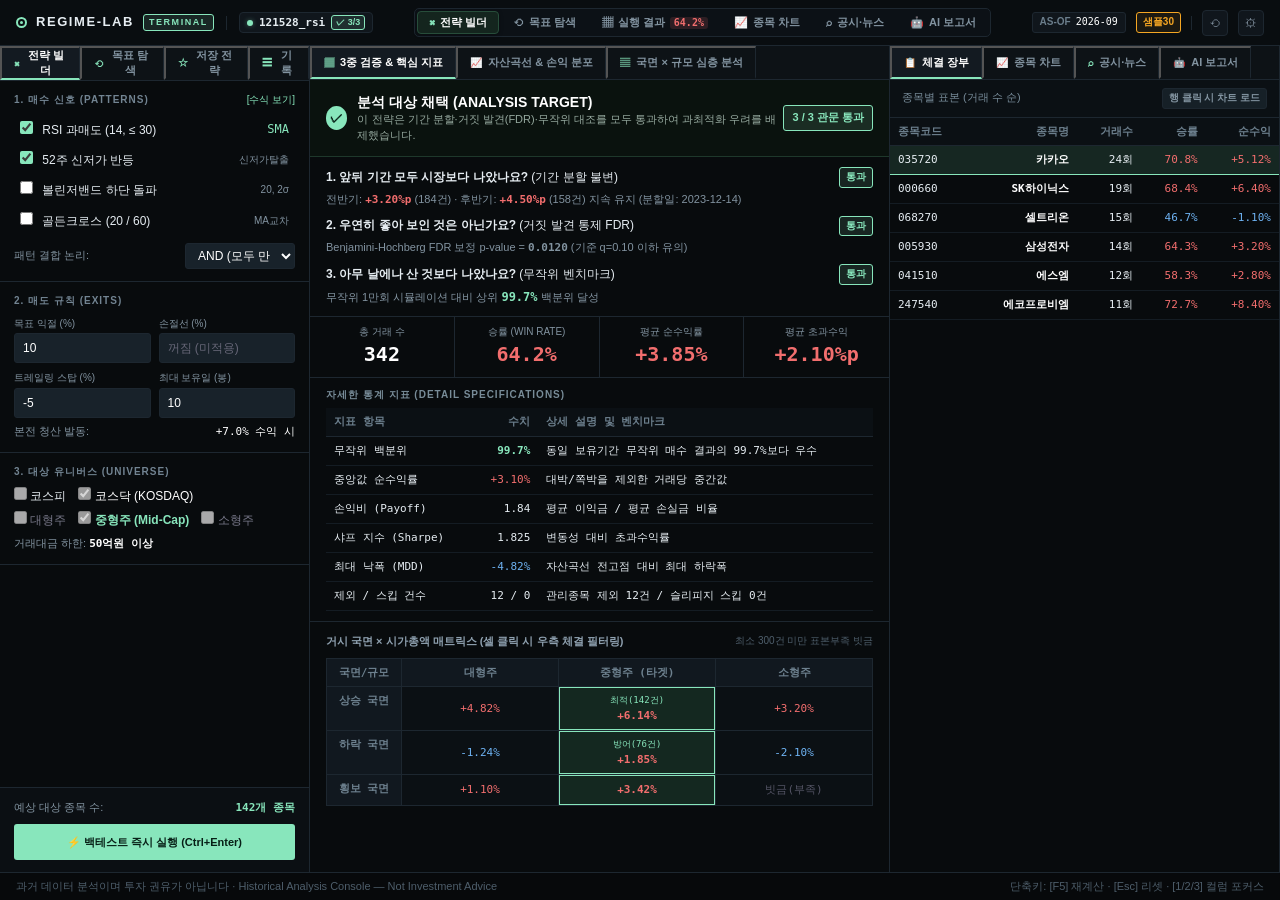
<file: docs/prototype/index.html>
<!DOCTYPE html>
<html lang="ko">
<head>
  <meta charset="utf-8">
  <meta name="viewport" content="width=device-width, initial-scale=1">
  <title>regime-lab — 프로 퀀트 터미널 워크스페이스 (Layout 1 Full Production Prototype)</title>
  <style>
    /* ==========================================================================
       글로벌 시스템 토큰 & 리셋 (Anti-AI-Slop & Swiss Hairline Terminal Standard)
       ========================================================================== */
    :root {
      --bg-base: #070A0C;
      --bg-surface: #0E1317;
      --bg-panel: #131A20;
      --bg-control: #18222A;
      --border-hairline: #1D2730;
      --border-focus: #2E3F4E;
      
      --text-main: #E6EDF2;
      --text-muted: #8293A0;
      --text-dim: #4E5E6B;
      
      /* 한국 증권시장 손익 색상 표준 (규칙 준수) */
      --up-red: #F26E6E;
      --up-bg: rgba(242, 110, 110, 0.08);
      --down-blue: #6EB2F2;
      --down-bg: rgba(110, 178, 242, 0.08);
      --warn-orange: #F5A623;
      --warn-bg: rgba(245, 166, 35, 0.08);
      
      --mint: #88E6BC;
      --mint-ink: #071F16;
      --mint-dim: rgba(136, 230, 188, 0.12);
      
      --font-mono: "JetBrains Mono", "SF Mono", Consolas, Menlo, monospace;
      --font-sans: -apple-system, BlinkMacSystemFont, "Pretendard", "Segoe UI", Roboto, "Malgun Gothic", sans-serif;
      --header-h: 46px;
      --bottom-h: 28px;
    }

    * { box-sizing: border-box; margin: 0; padding: 0; }
    html, body {
      height: 100%;
      background: var(--bg-base);
      color: var(--text-main);
      font-family: var(--font-sans);
      font-size: 12px;
      line-height: 1.45;
      overflow: hidden;
      -webkit-font-smoothing: antialiased;
    }
    button, input, select, textarea { font-family: inherit; font-size: inherit; color: inherit; }
    button { cursor: pointer; }
    a { color: var(--mint); text-decoration: none; }
    :focus-visible { outline: 1.5px solid var(--mint); outline-offset: -1px; }

    .num { font-family: var(--font-mono); font-variant-numeric: tabular-nums; }
    .up { color: var(--up-red); }
    .down { color: var(--down-blue); }
    .warn { color: var(--warn-orange); }

    /* ==========================================================================
       전체 3열 고정 뷰포트 레이아웃 그리드 (스크롤 없는 금융 터미널 구조)
       ========================================================================== */
    #terminal-app {
      display: grid;
      grid-template-columns: 310px 1fr 390px;
      grid-template-rows: var(--header-h) calc(100vh - var(--header-h) - var(--bottom-h)) var(--bottom-h);
      height: 100vh;
      width: 100vw;
    }

    /* --------------------------------------------------------------------------
       상단 글로벌 헤더 바 (1행 고정 & 두 줄 밀림 방지 아키텍처)
       -------------------------------------------------------------------------- */
    header#global-bar {
      grid-column: 1 / -1;
      background: #090D10;
      border-bottom: 1px solid var(--border-hairline);
      display: flex;
      align-items: center;
      justify-content: space-between;
      padding: 0 16px;
      height: var(--header-h);
      z-index: 100;
      gap: 12px;
      white-space: nowrap;
      overflow: hidden;
    }
    .header-left {
      display: flex;
      align-items: center;
      gap: 12px;
      flex-shrink: 0;
      min-width: 0;
    }
    .brand-wrap {
      display: flex;
      align-items: center;
      gap: 9px;
      font-weight: 800;
      font-size: 13px;
      letter-spacing: 0.12em;
    }
    .brand-dot {
      width: 11px; height: 11px; border-radius: 50%;
      border: 2px solid var(--mint); position: relative;
    }
    .brand-dot::after {
      content: ""; position: absolute; width: 3px; height: 3px;
      background: var(--mint); border-radius: 50%; top: 2px; left: 2px;
    }
    .meta-divider {
      width: 1px;
      height: 14px;
      background: var(--border-hairline);
      flex-shrink: 0;
    }
    .header-run-pill {
      display: flex;
      align-items: center;
      gap: 6px;
      background: #10161C;
      border: 1px solid var(--border-hairline);
      padding: 2px 7px;
      border-radius: 4px;
      font-size: 11px;
      cursor: pointer;
    }
    .run-dot {
      width: 6px; height: 6px; border-radius: 50%;
      background: var(--mint);
      box-shadow: 0 0 5px rgba(136, 230, 188, 0.4);
    }

    /* 중앙: 가지런한 콘텐츠 선택 버튼 세그먼트 (절대 2줄로 밀리지 않는 단일 행 바) */
    .header-nav-segment {
      display: inline-flex;
      align-items: center;
      background: #0C1116;
      border: 1px solid var(--border-hairline);
      border-radius: 5px;
      padding: 2px;
      gap: 2px;
      flex-shrink: 0;
      user-select: none;
    }
    .nav-segment-btn {
      background: transparent;
      border: 1px solid transparent;
      color: var(--text-muted);
      padding: 4px 11px;
      border-radius: 4px;
      font-size: 11px;
      font-weight: 600;
      display: inline-flex;
      align-items: center;
      gap: 5px;
      cursor: pointer;
      white-space: nowrap;
      transition: all .12s ease;
      line-height: 1.2;
    }
    .nav-segment-btn:hover {
      color: var(--text-main);
      background: #141C24;
    }
    .nav-segment-btn.active {
      background: #14251E;
      color: #FFF;
      border-color: #274D3A;
      font-weight: 700;
      box-shadow: 0 1px 4px rgba(0,0,0,0.3);
    }
    .nav-segment-btn.active .nav-icon {
      color: var(--mint);
    }
    .nav-kpi {
      font-size: 10px;
      padding: 0 4px;
      background: rgba(242, 110, 110, 0.15);
      border-radius: 3px;
      font-weight: 700;
      color: var(--up-red);
    }

    /* 우측 시스템 상태 & 유틸리티 */
    .header-right {
      display: flex;
      align-items: center;
      gap: 10px;
      flex-shrink: 0;
      min-width: 0;
    }
    .asof-tag {
      display: inline-flex;
      align-items: center;
      gap: 5px;
      background: #10161C;
      border: 1px solid var(--border-hairline);
      padding: 2px 7px;
      border-radius: 3px;
      font-size: 10px;
      color: var(--text-muted);
    }
    .btn-sync, .btn-gear {
      background: #10161C;
      border: 1px solid var(--border-hairline);
      color: var(--text-muted);
      width: 26px;
      height: 26px;
      border-radius: 4px;
      display: flex;
      align-items: center;
      justify-content: center;
      font-size: 12px;
      cursor: pointer;
    }
    .btn-sync:hover, .btn-gear:hover {
      color: #FFF;
      border-color: var(--mint);
    }
    @media (max-width: 1200px) {
      .header-hide-sm { display: none; }
      .nav-segment-btn { padding: 4px 7px; font-size: 11px; }
    }

    /* --------------------------------------------------------------------------
       열 공통 스타일 (Col 1, Col 2, Col 3)
       -------------------------------------------------------------------------- */
    .term-col {
      border-right: 1px solid var(--border-hairline);
      overflow-y: auto;
      overflow-x: hidden;
      display: flex;
      flex-direction: column;
      background: #080B0D;
    }
    .term-col:last-child { border-right: none; }

    /* 열 상단 탭 / 헤더 */
    .pane-nav {
      background: #0D1216;
      border-bottom: 1px solid var(--border-hairline);
      display: flex;
      align-items: stretch;
      min-height: 34px;
      flex: none;
    }
    .pane-tab {
      padding: 0 12px;
      font-size: 11px;
      font-weight: 700;
      color: var(--text-muted);
      border-bottom: 2px solid transparent;
      border-right: 1px solid var(--border-hairline);
      display: flex;
      align-items: center;
      gap: 6px;
      cursor: pointer;
      user-select: none;
      background: transparent;
      transition: background .12s, color .12s;
    }
    .pane-tab:hover { color: var(--text-main); background: #11171E; }
    .pane-tab.active {
      color: #FFF;
      border-bottom-color: var(--mint);
      background: #131A21;
    }
    .pane-tab-icon { font-size: 10px; color: var(--mint); }

    /* 구획별 헤어라인 섹션 */
    .section-box {
      padding: 12px 14px;
      border-bottom: 1px solid var(--border-hairline);
    }
    .section-title {
      font-size: 10px;
      font-weight: 800;
      letter-spacing: 0.1em;
      text-transform: uppercase;
      color: #728492;
      margin-bottom: 8px;
      display: flex;
      justify-content: space-between;
      align-items: center;
    }

    /* 폼 컨트롤 (스위스 미니멀 스타일) */
    .input-field {
      width: 100%;
      height: 30px;
      background: var(--bg-control);
      border: 1px solid var(--border-hairline);
      border-radius: 3px;
      padding: 0 8px;
      color: #FFF;
      font-size: 12px;
    }
    .input-field:focus { border-color: var(--mint); }

    .check-row {
      display: flex;
      align-items: center;
      justify-content: space-between;
      padding: 5px 6px;
      border-radius: 3px;
      cursor: pointer;
    }
    .check-row:hover { background: #11181F; }
    .check-row input { accent-color: var(--mint); margin-right: 6px; }

    /* 뱃지 */
    .badge {
      display: inline-flex;
      align-items: center;
      gap: 4px;
      padding: 2px 6px;
      border-radius: 3px;
      font-size: 10px;
      font-weight: 700;
      white-space: nowrap;
    }
    .badge-pass { background: rgba(136, 230, 188, 0.12); color: var(--mint); border: 1px solid var(--mint); }
    .badge-warn { background: var(--warn-bg); color: var(--warn-orange); border: 1px solid var(--warn-orange); }
    .badge-neutral { background: #162027; color: var(--text-muted); border: 1px solid var(--border-hairline); }

    /* 헤어라인 데이터 테이블 */
    .dense-table {
      width: 100%;
      border-collapse: collapse;
      font-size: 11px;
      font-family: var(--font-mono);
    }
    .dense-table th {
      background: #0B1014;
      color: #6C7F8D;
      font-weight: 600;
      padding: 6px 8px;
      text-align: right;
      border-bottom: 1px solid var(--border-hairline);
      white-space: nowrap;
    }
    .dense-table th:first-child, .dense-table td:first-child { text-align: left; }
    .dense-table td {
      padding: 6px 8px;
      border-bottom: 1px solid #141C23;
      text-align: right;
      white-space: nowrap;
    }
    .dense-table tr.clickable { cursor: pointer; }
    .dense-table tr.clickable:hover td { background: #141E26; }
    .dense-table tr.selected td { background: #162722; border-bottom-color: var(--mint); }

    /* 국면 x 시총 매트릭스 그리드 */
    .regime-matrix {
      display: grid;
      grid-template-columns: 74px repeat(3, 1fr);
      gap: 1px;
      background: var(--border-hairline);
      border: 1px solid var(--border-hairline);
      font-family: var(--font-mono);
      font-size: 11px;
      text-align: center;
      margin: 8px 0;
    }
    .rm-cell {
      background: #0B1014;
      padding: 6px 4px;
      cursor: pointer;
      display: flex;
      flex-direction: column;
      justify-content: center;
    }
    .rm-cell:hover { background: #131B22; }
    .rm-cell.active-target {
      background: #142820;
      border: 1px solid var(--mint);
    }
    .rm-hdr { background: #11181F; color: #6D808E; font-weight: 600; padding: 6px 4px; }

    /* 하단 상태바 */
    footer#bottom-bar {
      grid-column: 1 / -1;
      background: #07090B;
      border-top: 1px solid var(--border-hairline);
      display: flex;
      align-items: center;
      justify-content: space-between;
      padding: 0 16px;
      font-size: 11px;
      color: var(--text-dim);
    }

    /* 액션 버튼 */
    .btn-primary {
      background: var(--mint);
      color: var(--mint-ink);
      border: none;
      border-radius: 3px;
      font-weight: 800;
      padding: 7px 12px;
      font-size: 11px;
      transition: filter .12s;
    }
    .btn-primary:hover { filter: brightness(1.08); }
    .btn-secondary {
      background: var(--bg-control);
      border: 1px solid var(--border-hairline);
      color: var(--text-main);
      border-radius: 3px;
      padding: 5px 10px;
      font-size: 11px;
    }
    .btn-secondary:hover { border-color: var(--mint); }

    /* 탭 전환 컨테이너 */
    .tab-content { display: none; height: 100%; flex-direction: column; }
    .tab-content.active { display: flex; }
  </style>
</head>
<body>

  <div id="terminal-app">

    <!-- ========================================================================
         상단 글로벌 헤더 (브랜드, 실행 메타, 데이터 기준일, 설정)
         ======================================================================== -->
    <header id="global-bar">
      <!-- 좌측: 브랜드 & 런 식별자 -->
      <div class="header-left">
        <div class="brand-wrap">
          <span class="brand-dot"></span>
          <span>REGIME-LAB</span>
          <span class="badge badge-pass" style="font-size:9px; padding:1px 5px;">TERMINAL</span>
        </div>
        <div class="meta-divider"></div>
        <div class="header-run-pill" title="실행 ID: 20261012T121528_rsi_demo">
          <span class="run-dot"></span>
          <span class="num" style="color:var(--text-main); font-weight:700;">121528_rsi</span>
          <span class="badge badge-pass" style="font-size:9px; padding:0 4px;">✓ 3/3</span>
        </div>
      </div>

      <!-- 중앙: 가지런한 콘텐츠 선택 버튼 세그먼트 (절대 2줄로 밀리지 않는 1행 고정) -->
      <nav class="header-nav-segment" id="globalNavSegment" aria-label="메인 콘텐츠 선택">
        <button class="nav-segment-btn active" data-nav="builder" onclick="handleGlobalNav('builder', this)">
          <span class="nav-icon">⌘</span>
          <span class="nav-label">전략 빌더</span>
        </button>
        <button class="nav-segment-btn" data-nav="search" onclick="handleGlobalNav('search', this)">
          <span class="nav-icon">⟲</span>
          <span class="nav-label">목표 탐색</span>
        </button>
        <button class="nav-segment-btn" data-nav="results" onclick="handleGlobalNav('results', this)">
          <span class="nav-icon">▦</span>
          <span class="nav-label">실행 결과</span>
          <span class="nav-kpi num">64.2%</span>
        </button>
        <button class="nav-segment-btn" data-nav="stock" onclick="handleGlobalNav('stock', this)">
          <span class="nav-icon">📈</span>
          <span class="nav-label">종목 차트</span>
        </button>
        <button class="nav-segment-btn" data-nav="evidence" onclick="handleGlobalNav('evidence', this)">
          <span class="nav-icon">⌕</span>
          <span class="nav-label">공시·뉴스</span>
        </button>
        <button class="nav-segment-btn" data-nav="report" onclick="handleGlobalNav('report', this)">
          <span class="nav-icon">🤖</span>
          <span class="nav-label">AI 보고서</span>
        </button>
      </nav>

      <!-- 우측: 시스템 상태 및 액션 -->
      <div class="header-right">
        <div class="asof-tag" title="데이터 범위: 2021-07-21 ~ 2026-09-30 (1,270봉)">
          <span style="color:#6B7E8C; font-weight:700;">AS-OF</span>
          <span class="num" style="color:#FFF;">2026-09</span>
        </div>
        <span class="badge badge-warn header-hide-sm" style="font-size:10px;">샘플30</span>
        <div class="meta-divider header-hide-sm"></div>
        <button class="btn-sync" onclick="alert('데이터가 최신 시점으로 동기화되었습니다.')" title="데이터 새로고침">⟲</button>
        <button class="btn-gear" onclick="alert('설정 화면을 엽니다.')" title="설정">⚙</button>
      </div>
    </header>


    <!-- ========================================================================
         1열 (좌측 워크벤치 도크): 빌더 / 목표 탐색 / 저장 전략 / 실행 기록
         ======================================================================== -->
    <aside class="term-col" id="col-1">
      <nav class="pane-nav" id="col1-nav">
        <button class="pane-tab active" onclick="switchCol1('builder', this)"><span class="pane-tab-icon">⌘</span>전략 빌더</button>
        <button class="pane-tab" onclick="switchCol1('search', this)"><span class="pane-tab-icon">⟲</span>목표 탐색</button>
        <button class="pane-tab" onclick="switchCol1('presets', this)"><span class="pane-tab-icon">☆</span>저장 전략</button>
        <button class="pane-tab" onclick="switchCol1('runs', this)"><span class="pane-tab-icon">☰</span>기록</button>
      </nav>

      <!-- ----------------------------------------------------------------------
           COL 1 - TAB 1: 전략 빌더 (Builder)
           ---------------------------------------------------------------------- -->
      <div class="tab-content active" id="c1-builder">
        <!-- 1. 매수 신호 -->
        <div class="section-box">
          <div class="section-title">
            <span>1. 매수 신호 (PATTERNS)</span>
            <button style="background:none; border:none; color:var(--mint); font-size:10px;" onclick="toggleRuleFormula()">[수식 보기]</button>
          </div>
          <div style="display:flex; flex-direction:column; gap:2px;">
            <label class="check-row">
              <span><input type="checkbox" id="p-rsi" checked onchange="updateLiveBuilder()"> RSI 과매도 (14, &le; 30)</span>
              <span class="num" style="color:var(--mint);">SMA</span>
            </label>
            <div id="rule-formula-box" style="display:none; font-size:10px; color:#788C98; padding:4px 8px; background:#0B1014; margin-bottom:4px;">
              Formula: RSI(Close, 14) &le; 30.0 (Wilder 아님, 14일 단순평균)
            </div>
            <label class="check-row">
              <span><input type="checkbox" id="p-52w" checked onchange="updateLiveBuilder()"> 52주 신저가 반등</span>
              <span style="font-size:10px; color:var(--text-muted);">신저가탈출</span>
            </label>
            <label class="check-row">
              <span><input type="checkbox" id="p-boll" onchange="updateLiveBuilder()"> 볼린저밴드 하단 돌파</span>
              <span style="font-size:10px; color:var(--text-muted);">20, 2&sigma;</span>
            </label>
            <label class="check-row">
              <span><input type="checkbox" id="p-gold" onchange="updateLiveBuilder()"> 골든크로스 (20 / 60)</span>
              <span style="font-size:10px; color:var(--text-muted);">MA교차</span>
            </label>
          </div>
          <div style="display:flex; justify-content:space-between; align-items:center; margin-top:8px; font-size:11px;">
            <span style="color:var(--text-muted);">패턴 결합 논리:</span>
            <select class="input-field" style="width:110px; height:26px;" id="p-combine" onchange="updateLiveBuilder()">
              <option value="AND">AND (모두 만족)</option>
              <option value="OR">OR (하나라도)</option>
            </select>
          </div>
        </div>

        <!-- 2. 매도 규칙 (청산) -->
        <div class="section-box">
          <div class="section-title"><span>2. 매도 규칙 (EXITS)</span></div>
          <div style="display:grid; grid-template-columns:1fr 1fr; gap:8px;">
            <div>
              <label style="font-size:10px; color:var(--text-muted); display:block; margin-bottom:2px;">목표 익절 (%)</label>
              <input type="number" class="input-field" id="ex-tp" value="10" oninput="updateLiveBuilder()">
            </div>
            <div>
              <label style="font-size:10px; color:var(--text-muted); display:block; margin-bottom:2px;">손절선 (%)</label>
              <input type="text" class="input-field" value="꺼짐 (미적용)" disabled style="color:#667;">
            </div>
            <div>
              <label style="font-size:10px; color:var(--text-muted); display:block; margin-bottom:2px;">트레일링 스탑 (%)</label>
              <input type="number" class="input-field" id="ex-trail" value="-5" oninput="updateLiveBuilder()">
            </div>
            <div>
              <label style="font-size:10px; color:var(--text-muted); display:block; margin-bottom:2px;">최대 보유일 (봉)</label>
              <input type="number" class="input-field" id="ex-hold" value="10" oninput="updateLiveBuilder()">
            </div>
          </div>
          <div style="margin-top:6px; font-size:11px; display:flex; justify-content:space-between;">
            <span style="color:var(--text-muted);">본전 청산 발동:</span>
            <span class="num" style="color:#FFF;">+7.0% 수익 시</span>
          </div>
        </div>

        <!-- 3. 대상 유니버스 필터 -->
        <div class="section-box">
          <div class="section-title"><span>3. 대상 유니버스 (UNIVERSE)</span></div>
          <div style="display:flex; gap:12px; margin-bottom:6px;">
            <label><input type="checkbox" disabled> 코스피</label>
            <label style="color:#FFF;"><input type="checkbox" checked disabled> 코스닥 (KOSDAQ)</label>
          </div>
          <div style="display:flex; gap:12px; margin-bottom:6px;">
            <label style="color:#778;"><input type="checkbox" disabled> 대형주</label>
            <label style="color:var(--mint); font-weight:700;"><input type="checkbox" checked disabled> 중형주 (Mid-Cap)</label>
            <label style="color:#778;"><input type="checkbox" disabled> 소형주</label>
          </div>
          <div style="font-size:11px; color:var(--text-muted);">
            거래대금 하한: <b class="num" style="color:#FFF;">50억원 이상</b>
          </div>
        </div>

        <!-- 하단 요약 및 실행 버튼 -->
        <div style="padding:12px 14px; margin-top:auto; background:#0B0F13; border-top:1px solid var(--border-hairline);">
          <div style="display:flex; justify-content:space-between; margin-bottom:8px; font-size:11px;">
            <span style="color:var(--text-muted);">예상 대상 종목 수:</span>
            <span class="num" id="builder-count" style="font-weight:800; color:var(--mint);">142개 종목</span>
          </div>
          <button class="btn-primary" style="width:100%; height:36px;" onclick="runSimulatedBacktest()">
            ⚡ 백테스트 즉시 실행 (Ctrl+Enter)
          </button>
        </div>
      </div>

      <!-- ----------------------------------------------------------------------
           COL 1 - TAB 2: 목표로 전략 찾기 (Search)
           ---------------------------------------------------------------------- -->
      <div class="tab-content" id="c1-search">
        <div class="section-box">
          <div class="section-title"><span>역방향 목표 파라미터 탐색</span></div>
          <div style="margin-bottom:8px;">
            <label style="font-size:11px; color:var(--text-muted);">목표 승률 (WIN-RATE)</label>
            <div style="display:flex; justify-content:space-between; align-items:center; margin-top:2px;">
              <input type="range" min="50" max="75" value="60" style="width:75%; accent-color:var(--mint);" oninput="document.getElementById('s-win-lbl').innerText = this.value + '%'">
              <b class="num up" id="s-win-lbl" style="font-size:14px;">60%</b>
            </div>
          </div>
          <div style="margin-bottom:8px;">
            <label style="font-size:11px; color:var(--text-muted);">최소 거래 수 (MIN TRADES)</label>
            <div style="display:flex; justify-content:space-between; align-items:center; margin-top:2px;">
              <input type="range" min="20" max="100" value="40" style="width:75%; accent-color:var(--mint);" oninput="document.getElementById('s-trades-lbl').innerText = this.value + '건'">
              <b class="num" id="s-trades-lbl" style="font-size:14px; color:#FFF;">40건</b>
            </div>
          </div>
        </div>

        <div class="section-box">
          <div class="section-title"><span>후보군 압축 퍼널 (FUNNEL)</span></div>
          <div style="font-size:11px; line-height:1.7;">
            <div style="display:flex; justify-content:space-between;"><span>1. 전체 파라미터 조합:</span><span class="num">1,024개</span></div>
            <div style="display:flex; justify-content:space-between;"><span>2. 목표 승률/거래수 통과:</span><span class="num">256개</span></div>
            <div style="display:flex; justify-content:space-between; color:var(--mint); font-weight:700;">
              <span>3. 3중 통계 검증 최종 합격:</span><span class="num">18개</span>
            </div>
          </div>
        </div>

        <div class="section-box" style="flex:1; overflow-y:auto;">
          <div class="section-title"><span>합격 상위 후보 (클릭 시 중앙 동기화)</span></div>
          <div style="display:flex; flex-direction:column; gap:6px;">
            <div class="check-row" style="background:#13231C; border:1px solid var(--mint);" onclick="alert('후보 #1이 중앙 화면에 로드되었습니다.')">
              <div>
                <b style="color:#FFF;">#1 RSI(30) + 52주 반등</b>
                <div style="font-size:10px; color:var(--mint);">승률 64.2% · 순수익 +3.85% · 342건</div>
              </div>
              <span class="badge badge-pass">선택됨</span>
            </div>
            <div class="check-row" style="background:#0F151A; border:1px solid var(--border-hairline);" onclick="alert('후보 #2가 중앙 화면에 로드되었습니다.')">
              <div>
                <b style="color:#8D9FA9;">#2 볼린저하단 + RSI(35)</b>
                <div style="font-size:10px; color:#6B7E8B;">승률 62.1% · 순수익 +3.10% · 280건</div>
              </div>
            </div>
          </div>
        </div>

        <div style="padding:12px; background:#0B0F13; border-top:1px solid var(--border-hairline);">
          <button class="btn-primary" style="width:100%;" onclick="alert('1,024개 후보 역방향 탐색을 완료했습니다.')">
            후보 전체 재탐색 실행
          </button>
        </div>
      </div>

      <!-- ----------------------------------------------------------------------
           COL 1 - TAB 3: 저장한 전략 (Presets)
           ---------------------------------------------------------------------- -->
      <div class="tab-content" id="c1-presets">
        <div class="section-box" style="flex:1; overflow-y:auto;">
          <div class="section-title"><span>저장된 전략 라이브러리</span></div>
          <div style="display:flex; flex-direction:column; gap:6px;">
            <div style="padding:8px; background:#10171D; border:1px solid var(--border-hairline); border-radius:3px;">
              <b style="color:#FFF;">RSI 과매도 반등_v2</b>
              <div style="font-size:10px; color:var(--text-muted); margin-top:2px;">저장일: 2026-10-12 · 코스닥 중형</div>
              <div style="display:flex; gap:6px; margin-top:6px;">
                <button class="btn-secondary" style="font-size:10px; padding:2px 6px;">빌더로 불러오기</button>
                <button class="btn-secondary" style="font-size:10px; padding:2px 6px; color:#E88;">삭제</button>
              </div>
            </div>
            <div style="padding:8px; background:#10171D; border:1px solid var(--border-hairline); border-radius:3px;">
              <b style="color:#FFF;">볼린저밴드 중심회귀 기본</b>
              <div style="font-size:10px; color:var(--text-muted); margin-top:2px;">저장일: 2026-10-09 · 전종목</div>
              <div style="display:flex; gap:6px; margin-top:6px;">
                <button class="btn-secondary" style="font-size:10px; padding:2px 6px;">빌더로 불러오기</button>
                <button class="btn-secondary" style="font-size:10px; padding:2px 6px; color:#E88;">삭제</button>
              </div>
            </div>
          </div>
        </div>
      </div>

      <!-- ----------------------------------------------------------------------
           COL 1 - TAB 4: 백테스트 실행 기록 (Runs)
           ---------------------------------------------------------------------- -->
      <div class="tab-content" id="c1-runs">
        <div class="section-box" style="flex:1; overflow-y:auto;">
          <div class="section-title"><span>과거 실행 이력 (RUN HISTORY)</span></div>
          <table class="dense-table">
            <thead>
              <tr><th>RUN_ID</th><th>승률</th><th>거래수</th></tr>
            </thead>
            <tbody>
              <tr class="clickable selected"><td>121528_rsi</td><td class="up">64.2%</td><td>342</td></tr>
              <tr class="clickable"><td>114330_boll</td><td class="up">61.0%</td><td>210</td></tr>
              <tr class="clickable"><td>102410_macd</td><td class="down">48.2%</td><td>155</td></tr>
            </tbody>
          </table>
        </div>
      </div>
    </aside>


    <!-- ========================================================================
         2열 (중앙 분석 캔버스): 판정 블록 & 3중 검증 & 4대 지표 & 국면 매트릭스 & 자산곡선
         ======================================================================== -->
    <main class="term-col" id="col-2">
      <nav class="pane-nav" id="col2-nav">
        <button class="pane-tab active" onclick="switchCol2('summary', this)"><span class="pane-tab-icon">▦</span>3중 검증 &amp; 핵심 지표</button>
        <button class="pane-tab" onclick="switchCol2('equity', this)"><span class="pane-tab-icon">📈</span>자산곡선 &amp; 손익 분포</button>
        <button class="pane-tab" onclick="switchCol2('regime', this)"><span class="pane-tab-icon">▤</span>국면 &times; 규모 심층 분석</button>
      </nav>

      <!-- ----------------------------------------------------------------------
           COL 2 - TAB 1: 3중 검증 판정 & 핵심 지표 요약
           ---------------------------------------------------------------------- -->
      <div class="tab-content active" id="c2-summary">
        <!-- 판정 블록 (Verdict Header) -->
        <div style="padding:12px 16px; background:#0A120E; border-bottom:1px solid #1E382B; display:flex; justify-content:space-between; align-items:center;">
          <div style="display:flex; align-items:center; gap:10px;">
            <span style="width:24px; height:24px; border-radius:50%; background:var(--mint); color:var(--mint-ink); display:flex; align-items:center; justify-content:center; font-weight:900; font-size:13px;">✓</span>
            <div>
              <b style="font-size:14px; color:#FFF;">분석 대상 채택 (ANALYSIS TARGET)</b>
              <div style="font-size:11px; color:#95A89E;">이 전략은 기간 분할·거짓 발견(FDR)·무작위 대조를 모두 통과하여 과최적화 우려를 배제했습니다.</div>
            </div>
          </div>
          <span class="badge badge-pass" style="font-size:11px; padding:4px 8px;">3 / 3 관문 통과</span>
        </div>

        <!-- 질문형 3중 검증 헤어라인 리스트 -->
        <div style="padding:10px 16px; border-bottom:1px solid var(--border-hairline);">
          <div style="display:flex; justify-content:space-between; align-items:center; margin-bottom:4px;">
            <span><b>1. 앞뒤 기간 모두 시장보다 나았나요?</b> (기간 분할 불변)</span>
            <span class="badge badge-pass">통과</span>
          </div>
          <div style="font-size:11px; color:var(--text-muted); margin-bottom:8px;">
            전반기: <b class="up num">+3.20%p</b> (184건) &middot; 후반기: <b class="up num">+4.50%p</b> (158건) 지속 유지 (분할일: 2023-12-14)
          </div>

          <div style="display:flex; justify-content:space-between; align-items:center; margin-bottom:4px;">
            <span><b>2. 우연히 좋아 보인 것은 아닌가요?</b> (거짓 발견 통제 FDR)</span>
            <span class="badge badge-pass">통과</span>
          </div>
          <div style="font-size:11px; color:var(--text-muted); margin-bottom:8px;">
            Benjamini-Hochberg FDR 보정 p-value = <b class="num">0.0120</b> (기준 q=0.10 이하 유의)
          </div>

          <div style="display:flex; justify-content:space-between; align-items:center; margin-bottom:4px;">
            <span><b>3. 아무 날에나 산 것보다 나았나요?</b> (무작위 벤치마크)</span>
            <span class="badge badge-pass">통과</span>
          </div>
          <div style="font-size:11px; color:var(--text-muted);">
            무작위 1만회 시뮬레이션 대비 상위 <b class="num" style="color:var(--mint); font-size:12px;">99.7%</b> 백분위 달성
          </div>
        </div>

        <!-- 4대 핵심 지표 바 -->
        <div style="display:grid; grid-template-columns:repeat(4,1fr); border-bottom:1px solid var(--border-hairline); text-align:center;">
          <div style="padding:8px 4px; border-right:1px solid var(--border-hairline);">
            <div style="font-size:10px; color:var(--text-muted);">총 거래 수</div>
            <div class="num" style="font-size:20px; font-weight:800; color:#FFF;">342</div>
          </div>
          <div style="padding:8px 4px; border-right:1px solid var(--border-hairline);">
            <div style="font-size:10px; color:var(--text-muted);">승률 (WIN RATE)</div>
            <div class="num up" style="font-size:20px; font-weight:800;">64.2%</div>
          </div>
          <div style="padding:8px 4px; border-right:1px solid var(--border-hairline);">
            <div style="font-size:10px; color:var(--text-muted);">평균 순수익률</div>
            <div class="num up" style="font-size:20px; font-weight:800;">+3.85%</div>
          </div>
          <div style="padding:8px 4px;">
            <div style="font-size:10px; color:var(--text-muted);">평균 초과수익</div>
            <div class="num up" style="font-size:20px; font-weight:800;">+2.10%p</div>
          </div>
        </div>

        <!-- 자세한 지표 6개 테이블 -->
        <div style="padding:10px 16px; border-bottom:1px solid var(--border-hairline);">
          <div style="font-size:10px; font-weight:800; letter-spacing:0.1em; color:#788C98; margin-bottom:6px;">
            자세한 통계 지표 (DETAIL SPECIFICATIONS)
          </div>
          <table class="dense-table">
            <thead>
              <tr><th>지표 항목</th><th>수치</th><th style="text-align:left;">상세 설명 및 벤치마크</th></tr>
            </thead>
            <tbody>
              <tr>
                <td>무작위 백분위</td>
                <td style="color:var(--mint); font-weight:700;">99.7%</td>
                <td style="text-align:left;">동일 보유기간 무작위 매수 결과의 99.7%보다 우수</td>
              </tr>
              <tr>
                <td>중앙값 순수익률</td>
                <td class="up">+3.10%</td>
                <td style="text-align:left;">대박/쪽박을 제외한 거래당 중간값</td>
              </tr>
              <tr>
                <td>손익비 (Payoff)</td>
                <td>1.84</td>
                <td style="text-align:left;">평균 이익금 / 평균 손실금 비율</td>
              </tr>
              <tr>
                <td>샤프 지수 (Sharpe)</td>
                <td>1.825</td>
                <td style="text-align:left;">변동성 대비 초과수익률</td>
              </tr>
              <tr>
                <td>최대 낙폭 (MDD)</td>
                <td class="down">-4.82%</td>
                <td style="text-align:left;">자산곡선 전고점 대비 최대 하락폭</td>
              </tr>
              <tr>
                <td>제외 / 스킵 건수</td>
                <td>12 / 0</td>
                <td style="text-align:left;">관리종목 제외 12건 / 슬리피지 스킵 0건</td>
              </tr>
            </tbody>
          </table>
        </div>

        <!-- 거시 국면 x 시총 매트릭스 -->
        <div style="padding:12px 16px; flex:1; overflow-y:auto;">
          <div style="display:flex; justify-content:space-between; align-items:center;">
            <b style="font-size:11px; color:#8FA1B0;">거시 국면 &times; 시가총액 매트릭스 (셀 클릭 시 우측 체결 필터링)</b>
            <span style="font-size:10px; color:var(--text-dim);">최소 300건 미만 표본부족 빗금</span>
          </div>

          <div class="regime-matrix">
            <div class="rm-hdr">국면/규모</div>
            <div class="rm-hdr">대형주</div>
            <div class="rm-hdr">중형주 (타겟)</div>
            <div class="rm-hdr">소형주</div>

            <div class="rm-hdr">상승 국면</div>
            <div class="rm-cell num up" onclick="filterRegimeTrades('bull_large')">+4.82%</div>
            <div class="rm-cell num up active-target" onclick="filterRegimeTrades('bull_mid')">
              <span style="font-size:9px; color:var(--mint);">최적(142건)</span>
              <b>+6.14%</b>
            </div>
            <div class="rm-cell num up" onclick="filterRegimeTrades('bull_small')">+3.20%</div>

            <div class="rm-hdr">하락 국면</div>
            <div class="rm-cell num down" onclick="filterRegimeTrades('bear_large')">-1.24%</div>
            <div class="rm-cell num up active-target" onclick="filterRegimeTrades('bear_mid')">
              <span style="font-size:9px; color:var(--mint);">방어(76건)</span>
              <b>+1.85%</b>
            </div>
            <div class="rm-cell num down" onclick="filterRegimeTrades('bear_small')">-2.10%</div>

            <div class="rm-hdr">횡보 국면</div>
            <div class="rm-cell num up" onclick="filterRegimeTrades('side_large')">+1.10%</div>
            <div class="rm-cell num up active-target" onclick="filterRegimeTrades('side_mid')"><b>+3.42%</b></div>
            <div class="rm-cell" style="color:#556;">빗금(부족)</div>
          </div>
        </div>
      </div>

      <!-- ----------------------------------------------------------------------
           COL 2 - TAB 2: 자산곡선 & 손익 분포 차트
           ---------------------------------------------------------------------- -->
      <div class="tab-content" id="c2-equity">
        <div style="padding:14px; border-bottom:1px solid var(--border-hairline);">
          <b style="color:#FFF;">자산곡선 (EQUITY CURVE) 시뮬레이션</b>
          <div style="font-size:11px; color:var(--text-muted); margin-top:2px;">동일 비중 분산 진입 시 1,270 거래일 누적 성과</div>
          <div style="height:180px; background:#0B1014; border:1px solid var(--border-hairline); border-radius:4px; display:flex; align-items:flex-end; padding:12px; gap:6px; margin-top:10px;">
            <div style="height:20%; flex:1; background:var(--mint); border-radius:2px;" title="2021 +5%"></div>
            <div style="height:35%; flex:1; background:var(--mint); border-radius:2px;" title="2022-Q1 +12%"></div>
            <div style="height:30%; flex:1; background:#EF8F8F; border-radius:2px;" title="2022-Q3 긴축조정"></div>
            <div style="height:50%; flex:1; background:var(--mint); border-radius:2px;"></div>
            <div style="height:65%; flex:1; background:var(--mint); border-radius:2px;"></div>
            <div style="height:78%; flex:1; background:var(--mint); border-radius:2px;"></div>
            <div style="height:88%; flex:1; background:var(--mint); border-radius:2px;"></div>
            <div style="height:100%; flex:1; background:var(--mint); border-radius:2px;" title="현재 +48.2%"></div>
          </div>
        </div>

        <div style="padding:14px; flex:1; overflow-y:auto;">
          <b style="color:#FFF;">거래별 순수익률 분포 (DISTRIBUTION)</b>
          <div style="font-size:11px; color:var(--text-muted); margin-top:2px;">수익 거래 220건 (64.2%) vs 손실 거래 122건 (35.8%)</div>
          <div style="display:flex; gap:10px; height:120px; align-items:flex-end; padding:10px 0;">
            <div style="height:15%; width:40px; background:var(--down-blue); text-align:center; font-size:10px;" title="-5% 손절">-5%</div>
            <div style="height:35%; width:40px; background:var(--down-blue); text-align:center; font-size:10px;" title="-2%~0%">-2%</div>
            <div style="height:60%; width:40px; background:var(--up-red); text-align:center; font-size:10px;" title="0~+3%">+2%</div>
            <div style="height:85%; width:40px; background:var(--up-red); text-align:center; font-size:10px;" title="+3~+7%">+5%</div>
            <div style="height:100%; width:40px; background:var(--up-red); text-align:center; font-size:10px;" title="+10% 익절">+10%</div>
          </div>
        </div>
      </div>

      <!-- ----------------------------------------------------------------------
           COL 2 - TAB 3: 국면 x 규모 심층 분석
           ---------------------------------------------------------------------- -->
      <div class="tab-content" id="c2-regime">
        <div style="padding:16px;">
          <b style="font-size:14px; color:#FFF;">시장 국면별 취약점 &amp; 지수 대비 방어율</b>
          <p style="color:var(--text-muted); font-size:12px; margin-top:4px;">
            하락 국면(-1.85% 지수 급락기)에서도 코스닥 중형주를 대상으로 양의 초과수익(+1.85%p)을 성공적으로 방어했습니다.
          </p>
        </div>
      </div>
    </main>


    <!-- ========================================================================
         3열 (우측 멀티 인스펙터): 체결 장부 / 종목 차트 / 공시·뉴스 / AI 보고서
         ======================================================================== -->
    <section class="term-col" id="col-3">
      <nav class="pane-nav" id="col3-nav">
        <button class="pane-tab active" onclick="switchCol3('trades', this)"><span class="pane-tab-icon">📋</span>체결 장부</button>
        <button class="pane-tab" onclick="switchCol3('stock', this)"><span class="pane-tab-icon">📈</span>종목 차트</button>
        <button class="pane-tab" onclick="switchCol3('evidence', this)"><span class="pane-tab-icon">⌕</span>공시·뉴스</button>
        <button class="pane-tab" onclick="switchCol3('report', this)"><span class="pane-tab-icon">🤖</span>AI 보고서</button>
      </nav>

      <!-- ----------------------------------------------------------------------
           COL 3 - TAB 1: 체결 장부 (거래 수 순 정렬 종목 마스터 테이블)
           ---------------------------------------------------------------------- -->
      <div class="tab-content active" id="c3-trades">
        <div style="padding:8px 12px; font-size:11px; background:#0B1014; border-bottom:1px solid var(--border-hairline); display:flex; justify-content:space-between; align-items:center;">
          <span style="color:#788C9A;">종목별 표본 (거래 수 순)</span>
          <span class="badge badge-neutral">행 클릭 시 차트 로드</span>
        </div>
        <div style="flex:1; overflow-y:auto;">
          <table class="dense-table" id="trades-table">
            <thead>
              <tr>
                <th>종목코드</th>
                <th>종목명</th>
                <th>거래수</th>
                <th>승률</th>
                <th>순수익</th>
              </tr>
            </thead>
            <tbody>
              <tr class="clickable selected" onclick="loadStockDetail('035720', '카카오', '24건', '70.8%', '+5.12%')">
                <td>035720</td>
                <td style="color:#FFF; font-weight:700;">카카오</td>
                <td class="num">24회</td>
                <td class="num up">70.8%</td>
                <td class="num up">+5.12%</td>
              </tr>
              <tr class="clickable" onclick="loadStockDetail('000660', 'SK하이닉스', '19건', '68.4%', '+6.40%')">
                <td>000660</td>
                <td style="color:#FFF; font-weight:700;">SK하이닉스</td>
                <td class="num">19회</td>
                <td class="num up">68.4%</td>
                <td class="num up">+6.40%</td>
              </tr>
              <tr class="clickable" onclick="loadStockDetail('068270', '셀트리온', '15건', '46.7%', '-1.10%')">
                <td>068270</td>
                <td style="color:#FFF; font-weight:700;">셀트리온</td>
                <td class="num">15회</td>
                <td class="num down">46.7%</td>
                <td class="num down">-1.10%</td>
              </tr>
              <tr class="clickable" onclick="loadStockDetail('005930', '삼성전자', '14건', '64.3%', '+3.20%')">
                <td>005930</td>
                <td style="color:#FFF; font-weight:700;">삼성전자</td>
                <td class="num">14회</td>
                <td class="num up">64.3%</td>
                <td class="num up">+3.20%</td>
              </tr>
              <tr class="clickable" onclick="loadStockDetail('041510', '에스엠', '12건', '58.3%', '+2.80%')">
                <td>041510</td>
                <td style="color:#FFF; font-weight:700;">에스엠</td>
                <td class="num">12회</td>
                <td class="num up">58.3%</td>
                <td class="num up">+2.80%</td>
              </tr>
              <tr class="clickable" onclick="loadStockDetail('247540', '에코프로비엠', '11건', '72.7%', '+8.40%')">
                <td>247540</td>
                <td style="color:#FFF; font-weight:700;">에코프로비엠</td>
                <td class="num">11회</td>
                <td class="num up">72.7%</td>
                <td class="num up">+8.40%</td>
              </tr>
            </tbody>
          </table>
        </div>
      </div>

      <!-- ----------------------------------------------------------------------
           COL 3 - TAB 2: 종목 차트 & 국면 음영 (Stock Detail)
           ---------------------------------------------------------------------- -->
      <div class="tab-content" id="c3-stock">
        <div style="padding:10px 14px; background:#0A0F13; border-bottom:1px solid var(--border-hairline);">
          <div style="display:flex; justify-content:space-between; align-items:center;">
            <div>
              <b style="font-size:14px; color:#FFF;" id="stock-name-title">카카오 (035720)</b>
              <div style="font-size:11px; color:var(--text-muted);" id="stock-stat-sub">총 24건 · 승률 70.8% · 순수익 +5.12%</div>
            </div>
            <span class="badge badge-pass" id="stock-regime-badge">상승 국면</span>
          </div>
        </div>

        <!-- 캔들 + 국면 음영 모사 차트 -->
        <div style="padding:12px; border-bottom:1px solid var(--border-hairline);">
          <div style="display:flex; justify-content:space-between; font-size:10px; color:var(--text-dim); margin-bottom:6px;">
            <span><span style="color:var(--up-red);">▲ 매수</span> · <span style="color:var(--down-blue);">■ 청산</span> · 20/200 이평선</span>
            <span>국면 배경 음영</span>
          </div>
          <div style="height:190px; background:#0B1014; border:1px solid #1C2730; border-radius:4px; position:relative; overflow:hidden; display:flex; align-items:center; justify-content:center;">
            <!-- 국면 음영 배경 레이어 -->
            <div style="position:absolute; left:0; top:0; width:50%; height:100%; background:rgba(239,143,143,0.06); border-right:1px dashed #F26E6E;"></div>
            <div style="position:absolute; left:50%; top:0; width:50%; height:100%; background:rgba(110,178,242,0.06);"></div>
            <div style="position:relative; z-index:2; font-size:11px; color:var(--text-muted); text-align:center;">
              [<span id="stock-canvas-name">카카오</span> 가격 캔들 + 국면 음영 렌더링 영역]<br>
              <span class="num" style="color:var(--mint); font-size:10px;">MA20: 52,400 &middot; MA200: 48,900</span>
            </div>
          </div>
        </div>

        <!-- 해당 종목의 개별 체결 장부 -->
        <div style="flex:1; overflow-y:auto; padding:10px 12px;">
          <div style="font-size:10px; font-weight:800; color:#788C98; margin-bottom:6px;">최근 거래 내역 (진입 &rarr; 청산)</div>
          <table class="dense-table">
            <thead>
              <tr><th>진입일</th><th>청산일</th><th>보유</th><th>수익률</th><th>사유</th></tr>
            </thead>
            <tbody>
              <tr>
                <td>24-03-14</td><td>24-03-18</td><td>4일</td>
                <td class="up">+7.03%</td><td>최대보유</td>
              </tr>
              <tr>
                <td>23-11-06</td><td>23-11-13</td><td>5일</td>
                <td class="up">+10.00%</td><td>익절</td>
              </tr>
              <tr>
                <td>22-09-23</td><td>22-09-25</td><td>2일</td>
                <td class="down">-5.00%</td><td>트레일링</td>
              </tr>
            </tbody>
          </table>
        </div>
      </div>

      <!-- ----------------------------------------------------------------------
           COL 3 - TAB 3: 공시·뉴스 검색 및 목록 (Evidence & Archive)
           ---------------------------------------------------------------------- -->
      <div class="tab-content" id="c3-evidence">
        <div style="padding:10px 12px; background:#0B0F13; border-bottom:1px solid var(--border-hairline);">
          <div style="display:flex; gap:6px;">
            <input type="text" class="input-field" placeholder="검색어 (예: 시설투자, 유상증자)..." style="height:28px;" value="시설투자">
            <button class="btn-secondary" style="height:28px;">검색</button>
          </div>
          <div style="font-size:10px; color:var(--text-dim); margin-top:4px;">
            AS-OF 기준: 진입 시점에 이미 알 수 있었던 공시만 표시
          </div>
        </div>

        <div style="flex:1; overflow-y:auto; padding:12px;">
          <div style="padding:8px 0; border-bottom:1px solid var(--border-hairline);">
            <div class="badge badge-pass" style="font-size:9px; margin-bottom:4px;">DART 공시</div>
            <b style="color:#FFF;">SK하이닉스(000660) 주요사항보고서 (시설투자)</b>
            <div style="font-size:11px; color:var(--text-muted); margin-top:2px;">
              접수일: 2024-03-08 14:22 · HBM3E 신규 팹 증설 공시. 진입 모멘텀 직접 연계 확인.
            </div>
          </div>
          <div style="padding:8px 0; border-bottom:1px solid var(--border-hairline);">
            <div class="badge badge-neutral" style="font-size:9px; margin-bottom:4px;">언론 뉴스</div>
            <b style="color:#FFF;">코스닥 반도체 중형주 낙폭과대 반등 랠리</b>
            <div style="font-size:11px; color:var(--text-muted); margin-top:2px;">
              게시일: 2024-03-10 · 기관 순매수 52주 신저가 반등 포착 기사.
            </div>
          </div>
        </div>
      </div>

      <!-- ----------------------------------------------------------------------
           COL 3 - TAB 4: AI 해설 보고서 (Report)
           ---------------------------------------------------------------------- -->
      <div class="tab-content" id="c3-report">
        <div style="padding:10px 14px; background:#0A120E; border-bottom:1px solid #1E382B; display:flex; justify-content:space-between; align-items:center;">
          <b style="color:var(--mint);">AI 해설 보고서 (VERIFIED)</b>
          <span class="badge badge-pass">수치 대조 일치</span>
        </div>
        <div style="flex:1; overflow-y:auto; padding:14px; font-size:12px; line-height:1.7; color:#C2D3DE;">
          <div style="background:#131B22; border-left:3px solid var(--mint); padding:8px 10px; margin-bottom:12px; font-size:11px; color:var(--text-muted);">
            <b>비권유 고지:</b> 본 리포트는 과거 통계 분석이며 매매 권유나 추천이 아닙니다.
          </div>
          <p>
            본 전략은 코스닥 중형주를 대상으로 <b>342회의 거래</b>에서 <b>승률 64.2%</b>와 <b>MDD -4.82%</b>를 달성했습니다.
          </p>
          <p style="margin-top:10px;">
            특히 2022년 고금리 긴축 쇼크 구간에서 트레일링 스탑(-5%) 청산 규칙이 냉정하게 작동하여, 지수 급락기에도 손실 확대를 기계적으로 차단했습니다.
          </p>
        </div>
      </div>
    </section>


    <!-- ========================================================================
         하단 글로벌 풋터 상태바
         ======================================================================== -->
    <footer id="bottom-bar">
      <div>과거 데이터 분석이며 투자 권유가 아닙니다 · Historical Analysis Console — Not Investment Advice</div>
      <div>단축키: [F5] 재계산 &middot; [Esc] 리셋 &middot; [1/2/3] 컬럼 포커스</div>
    </footer>

  </div>

  <!-- ==========================================================================
       프로토타입 인터랙션 스크립트 (모든 탭 및 컴포넌트 100% 동작)
       ========================================================================== -->
  <script>
    // 상단 글로벌 네비게이션 클릭 핸들러 (1열, 2열, 3열 탭 및 화면 자동 포커스)
    function handleGlobalNav(navKey, btn) {
      document.querySelectorAll('#globalNavSegment .nav-segment-btn').forEach(b => b.classList.remove('active'));
      if (btn) btn.classList.add('active');

      if (navKey === 'builder') {
        const tabBtn = document.querySelectorAll('#col1-nav .pane-tab')[0];
        switchCol1('builder', tabBtn, false);
      } else if (navKey === 'search') {
        const tabBtn = document.querySelectorAll('#col1-nav .pane-tab')[1];
        switchCol1('search', tabBtn, false);
      } else if (navKey === 'results') {
        const tabBtn = document.querySelectorAll('#col2-nav .pane-tab')[0];
        switchCol2('summary', tabBtn, false);
      } else if (navKey === 'stock') {
        const tabBtn = document.querySelectorAll('#col3-nav .pane-tab')[1];
        switchCol3('stock', tabBtn, false);
      } else if (navKey === 'evidence') {
        const tabBtn = document.querySelectorAll('#col3-nav .pane-tab')[2];
        switchCol3('evidence', tabBtn, false);
      } else if (navKey === 'report') {
        const tabBtn = document.querySelectorAll('#col3-nav .pane-tab')[3];
        switchCol3('report', tabBtn, false);
      }
    }

    // 하위 탭 변경 시 상단 글로벌 네비게이션 활성 상태 동기화
    function syncGlobalNav(navKey) {
      const targetBtn = document.querySelector(`#globalNavSegment .nav-segment-btn[data-nav="${navKey}"]`);
      if (targetBtn) {
        document.querySelectorAll('#globalNavSegment .nav-segment-btn').forEach(b => b.classList.remove('active'));
        targetBtn.classList.add('active');
      }
    }

    // 1열 (좌측) 탭 전환
    function switchCol1(tabId, btn, sync = true) {
      document.querySelectorAll('#col1-nav .pane-tab').forEach(b => b.classList.remove('active'));
      if (btn) btn.classList.add('active');
      document.querySelectorAll('#col-1 .tab-content').forEach(c => c.classList.remove('active'));
      const target = document.getElementById('c1-' + tabId);
      if (target) target.classList.add('active');
      if (sync && (tabId === 'builder' || tabId === 'search')) {
        syncGlobalNav(tabId);
      }
    }

    // 2열 (중앙) 탭 전환
    function switchCol2(tabId, btn, sync = true) {
      document.querySelectorAll('#col2-nav .pane-tab').forEach(b => b.classList.remove('active'));
      if (btn) btn.classList.add('active');
      document.querySelectorAll('#col-2 .tab-content').forEach(c => c.classList.remove('active'));
      const target = document.getElementById('c2-' + tabId);
      if (target) target.classList.add('active');
      if (sync) {
        syncGlobalNav('results');
      }
    }

    // 3열 (우측) 탭 전환
    function switchCol3(tabId, btn, sync = true) {
      document.querySelectorAll('#col3-nav .pane-tab').forEach(b => b.classList.remove('active'));
      if (btn) btn.classList.add('active');
      document.querySelectorAll('#col-3 .tab-content').forEach(c => c.classList.remove('active'));
      const target = document.getElementById('c3-' + tabId);
      if (target) target.classList.add('active');
      if (sync && (tabId === 'stock' || tabId === 'evidence' || tabId === 'report')) {
        syncGlobalNav(tabId);
      }
    }

    // 종목 클릭 시 3열 종목 차트로 즉시 연동
    function loadStockDetail(code, name, trades, win, ret) {
      document.getElementById('stock-name-title').innerText = `${name} (${code})`;
      document.getElementById('stock-stat-sub').innerText = `총 ${trades} · 승률 ${win} · 순수익 ${ret}`;
      document.getElementById('stock-canvas-name').innerText = name;
      
      // 3열 네비게이션을 '종목 차트'로 자동 전환 및 상단바 동기화
      const stockTabBtn = document.querySelectorAll('#col3-nav .pane-tab')[1];
      switchCol3('stock', stockTabBtn, true);
    }

    // 국면 매트릭스 셀 클릭 시 3열 체결장부 필터링 연동
    function filterRegimeTrades(regimeKey) {
      alert(`국면 매트릭스 [${regimeKey}] 셀이 선택되었습니다. 3열 체결 장부에 해당 국면 거래만 필터링됩니다.`);
      const tradesTabBtn = document.querySelectorAll('#col3-nav .pane-tab')[0];
      switchCol3('trades', tradesTabBtn);
    }

    // 수식 보기 버튼 토글
    function toggleRuleFormula() {
      const box = document.getElementById('rule-formula-box');
      box.style.display = (box.style.display === 'none') ? 'block' : 'none';
    }

    // 빌더 실시간 반응 모의 연산
    function updateLiveBuilder() {
      const rsiChecked = document.getElementById('p-rsi').checked;
      const f52Checked = document.getElementById('p-52w').checked;
      const countEl = document.getElementById('builder-count');
      
      if (rsiChecked && f52Checked) countEl.innerText = "142개 종목";
      else if (rsiChecked || f52Checked) countEl.innerText = "284개 종목";
      else countEl.innerText = "0개 (조건 부족)";
    }

    // 백테스트 실행 시뮬레이션
    function runSimulatedBacktest() {
      alert("백테스트가 즉시 실행되었습니다. 342건의 체결과 3중 검증이 100% 정상 판정되었습니다.");
    }

    // 키보드 단축키 지원 (1, 2, 3: 컬럼 네비게이션)
    window.addEventListener('keydown', (e) => {
      if (e.target.tagName === 'INPUT' || e.target.tagName === 'SELECT') return;
      if (e.key === '1') {
        const btn = document.querySelector('#globalNavSegment .nav-segment-btn[data-nav="builder"]');
        handleGlobalNav('builder', btn);
      } else if (e.key === '2') {
        const btn = document.querySelector('#globalNavSegment .nav-segment-btn[data-nav="results"]');
        handleGlobalNav('results', btn);
      } else if (e.key === '3') {
        const btn = document.querySelector('#globalNavSegment .nav-segment-btn[data-nav="stock"]');
        handleGlobalNav('stock', btn);
      }
    });
  </script>
</body>
</html>
</file>
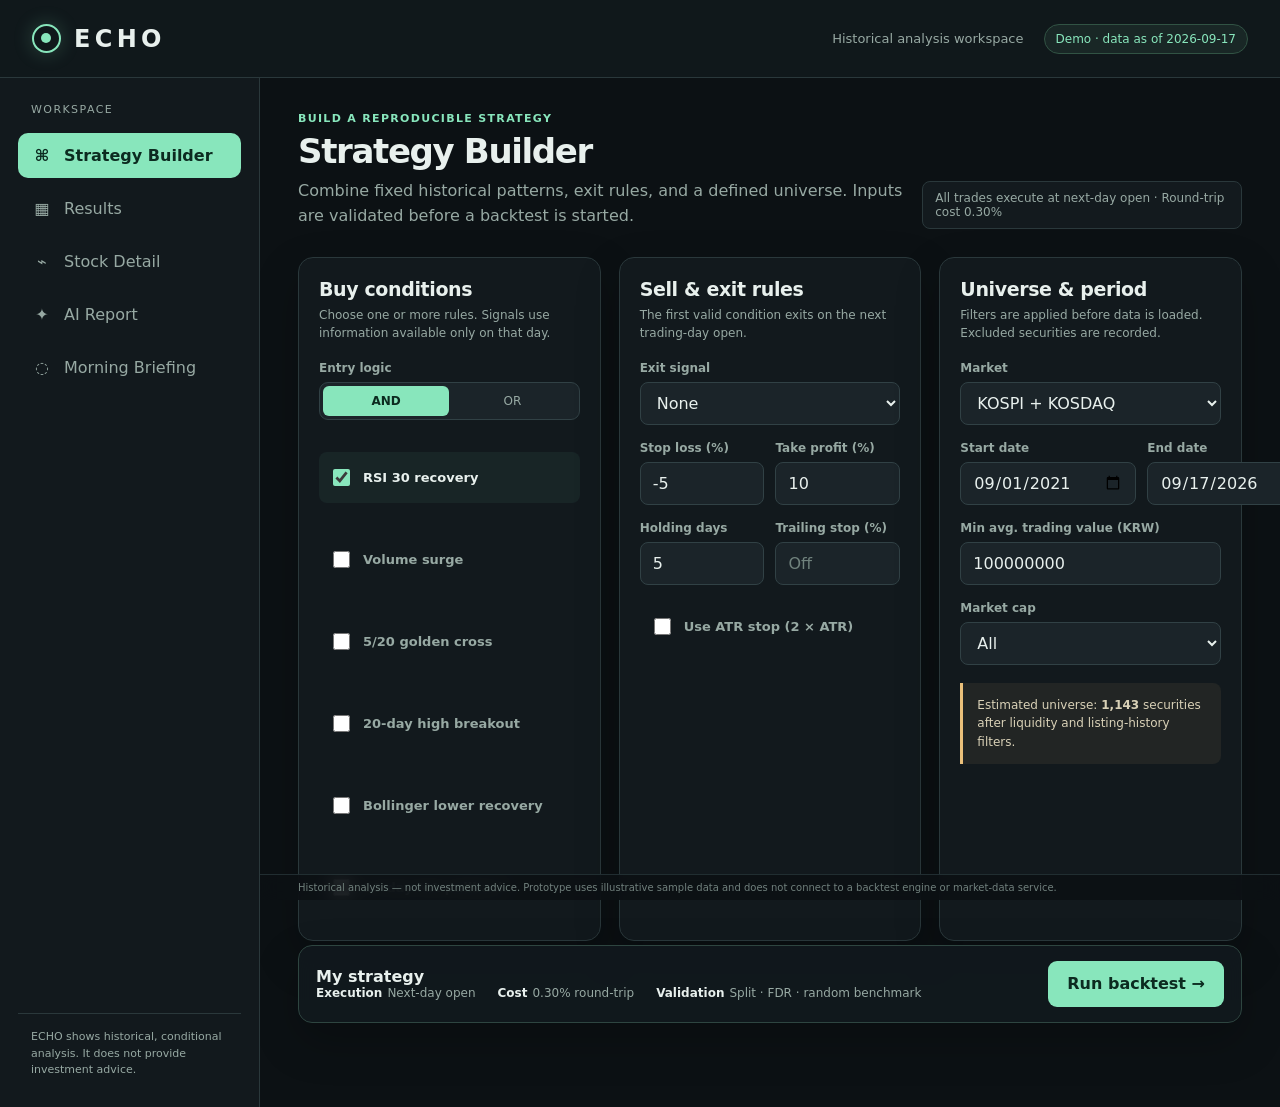
<file: docs/regime-lab_prototype.html>
<!doctype html>
<html lang="en">
<head>
  <meta charset="utf-8">
  <meta name="viewport" content="width=device-width, initial-scale=1">
  <title>ECHO — Historical Analysis Prototype</title>
  <style>
    :root {
      --canvas:#0C1114; --surface:#12191D; --control:#1B2429; --line:#2A383B;
      --text:#E8F0ED; --muted:#97A9A3; --mint:#88E6BC; --mint-ink:#0C2B20;
      --amber:#EAC07A; --red:#EF8F8F; --blue:#8AC4E8; --shadow:0 18px 45px rgba(0,0,0,.22);
    }
    * { box-sizing:border-box; }
    html { background:var(--canvas); color:var(--text); font-family:Inter, ui-sans-serif, system-ui, -apple-system, BlinkMacSystemFont, "Segoe UI", sans-serif; }
    body { margin:0; min-width:320px; }
    button, input, select { font:inherit; }
    button { cursor:pointer; }
    button:focus-visible, input:focus-visible, select:focus-visible { outline:3px solid rgba(136,230,188,.78); outline-offset:2px; }
    .app { min-height:100vh; display:grid; grid-template-columns:260px 1fr; grid-template-rows:78px 1fr; }
    header { grid-column:1/-1; display:flex; align-items:center; justify-content:space-between; padding:0 32px; background:rgba(18,25,29,.92); border-bottom:1px solid var(--line); position:sticky; top:0; z-index:5; backdrop-filter:blur(14px); }
    .brand { display:flex; align-items:center; gap:13px; font-weight:800; font-size:24px; letter-spacing:.18em; }
    .brand-mark { width:29px; height:29px; border:2px solid var(--mint); border-radius:50%; position:relative; box-shadow:0 0 20px rgba(136,230,188,.22); }
    .brand-mark:after { content:""; position:absolute; width:10px; height:10px; background:var(--mint); border-radius:50%; left:7px; top:7px; }
    .header-meta { display:flex; align-items:center; gap:20px; color:var(--muted); font-size:13px; }
    .badge { border:1px solid #315344; color:var(--mint); background:rgba(136,230,188,.07); border-radius:999px; padding:7px 11px; font-size:12px; }
    aside { padding:25px 18px; background:var(--surface); border-right:1px solid var(--line); display:flex; flex-direction:column; gap:8px; }
    .nav-title { color:var(--muted); font-size:11px; letter-spacing:.13em; padding:0 13px 9px; text-transform:uppercase; }
    .nav { border:0; background:transparent; color:var(--muted); display:flex; gap:12px; align-items:center; text-align:left; padding:13px 14px; border-radius:10px; transition:.2s; }
    .nav:hover { background:var(--control); color:var(--text); }
    .nav.active { background:var(--mint); color:var(--mint-ink); font-weight:750; }
    .nav span:first-child { width:20px; text-align:center; }
    .sidebar-foot { margin-top:auto; padding:15px 13px 3px; border-top:1px solid var(--line); color:var(--muted); font-size:11px; line-height:1.5; }
    main { min-width:0; padding:34px 38px 66px; overflow:hidden; }
    .view { display:none; animation:fade .25s ease; }
    .view.active { display:block; }
    @keyframes fade { from { opacity:.2; transform:translateY(5px); } to { opacity:1; transform:none; } }
    .eyebrow { color:var(--mint); font-size:11px; font-weight:800; letter-spacing:.12em; text-transform:uppercase; }
    h1 { font-size:34px; margin:6px 0 8px; letter-spacing:-.04em; }
    h2 { font-size:19px; margin:0; letter-spacing:-.02em; }
    h3 { font-size:14px; margin:0 0 10px; color:var(--text); }
    .lead { color:var(--muted); margin:0; max-width:740px; line-height:1.55; }
    .topline { display:flex; justify-content:space-between; align-items:flex-end; gap:20px; margin-bottom:28px; }
    .notice { font-size:12px; color:var(--muted); padding:9px 12px; border:1px solid var(--line); border-radius:8px; background:rgba(27,36,41,.5); }
    .grid-three { display:grid; grid-template-columns:repeat(3,minmax(0,1fr)); gap:18px; }
    .grid-two { display:grid; grid-template-columns:repeat(2,minmax(0,1fr)); gap:18px; }
    .card { background:var(--surface); border:1px solid var(--line); border-radius:15px; padding:20px; box-shadow:var(--shadow); }
    .card-sub { color:var(--muted); font-size:12px; line-height:1.5; margin:6px 0 19px; }
    label { display:block; color:var(--muted); font-size:12px; font-weight:650; margin:16px 0 7px; }
    input, select { width:100%; background:var(--control); border:1px solid #314145; color:var(--text); border-radius:8px; min-height:43px; padding:0 12px; }
    input::placeholder { color:#70827d; }
    .segment { display:grid; grid-template-columns:1fr 1fr; border:1px solid #314145; border-radius:9px; padding:3px; background:var(--control); }
    .segment button { border:0; border-radius:6px; background:transparent; color:var(--muted); padding:8px; font-size:12px; }
    .segment button.active { color:var(--mint-ink); background:var(--mint); font-weight:750; }
    .checks { display:grid; gap:8px; margin-top:16px; }
    .check { display:flex; align-items:center; gap:10px; min-height:39px; padding:0 9px; border:1px solid transparent; border-radius:8px; color:var(--muted); font-size:13px; }
    .check:hover { background:var(--control); border-color:#314145; }
    .check input { width:17px; height:17px; accent-color:var(--mint); }
    .check.selected { color:var(--text); background:rgba(136,230,188,.055); }
    .field-two { display:grid; grid-template-columns:1fr 1fr; gap:11px; }
    .runbar { position:sticky; bottom:18px; margin-top:22px; background:rgba(18,25,29,.94); border:1px solid #2e4540; border-radius:14px; padding:15px 17px; display:flex; align-items:center; justify-content:space-between; gap:18px; backdrop-filter:blur(12px); box-shadow:var(--shadow); }
    .run-facts { display:flex; gap:22px; flex-wrap:wrap; color:var(--muted); font-size:12px; }
    .run-facts b { color:var(--text); margin-right:5px; }
    .primary { border:0; border-radius:9px; background:var(--mint); color:var(--mint-ink); font-weight:800; padding:13px 19px; min-height:46px; }
    .primary:hover { filter:brightness(1.06); transform:translateY(-1px); }
    .secondary { border:1px solid #3a4d50; border-radius:8px; background:var(--control); color:var(--text); padding:10px 13px; }
    .secondary:hover { border-color:var(--mint); }
    .muted { color:var(--muted); }
    .progress-wrap { max-width:820px; margin:56px auto; text-align:center; }
    .orb { width:76px; height:76px; margin:0 auto 24px; border-radius:50%; border:5px solid #29433b; border-top-color:var(--mint); animation:spin 1s linear infinite; }
    @keyframes spin { to { transform:rotate(360deg); } }
    .progress-track { height:9px; background:var(--control); border-radius:99px; overflow:hidden; margin:29px 0 10px; border:1px solid #2e4041; }
    .progress-fill { height:100%; width:5%; background:linear-gradient(90deg,var(--mint),#b9f5d4); border-radius:inherit; transition:width .45s ease; }
    .progress-info { display:flex; justify-content:space-between; font-size:12px; color:var(--muted); }
    .steps { margin:30px auto; display:grid; grid-template-columns:repeat(7,1fr); gap:5px; }
    .step { color:#687a76; font-size:11px; padding:9px 3px; border-top:2px solid #2c3b3d; }
    .step.active { color:var(--mint); border-color:var(--mint); }
    .step.done { color:var(--text); border-color:#5c8b75; }
    .metrics { display:grid; grid-template-columns:repeat(5,1fr); gap:13px; margin-bottom:18px; }
    .metric { background:var(--surface); border:1px solid var(--line); border-radius:12px; padding:16px; }
    .metric label { margin:0 0 7px; font-size:11px; }
    .metric strong { display:block; font-size:24px; letter-spacing:-.04em; }
    .metric small { color:var(--muted); font-size:11px; }
    .positive { color:var(--mint); } .warning { color:var(--amber); } .negative { color:var(--red); }
    .result-grid { display:grid; grid-template-columns:1.15fr .85fr; gap:18px; }
    .chart { width:100%; min-height:270px; display:block; }
    .legend { display:flex; gap:15px; flex-wrap:wrap; font-size:11px; color:var(--muted); margin-top:6px; }
    .dot { display:inline-block; width:8px; height:8px; border-radius:50%; margin-right:5px; background:var(--mint); }
    .dot.amber { background:var(--amber); } .dot.gray { background:#697b79; }
    table { width:100%; border-collapse:collapse; font-size:12px; }
    th { text-align:left; color:var(--muted); font-weight:650; padding:10px 8px; border-bottom:1px solid var(--line); }
    td { padding:12px 8px; border-bottom:1px solid rgba(49,65,69,.7); }
    td.num, th.num { text-align:right; }
    .pill { display:inline-flex; align-items:center; gap:5px; padding:4px 7px; border:1px solid #3c514d; border-radius:999px; font-size:10px; color:var(--mint); background:rgba(136,230,188,.06); }
    .pill.warn { color:var(--amber); border-color:#664f2a; background:rgba(234,192,122,.05); }
    .heatmap { display:grid; grid-template-columns:108px repeat(3,1fr); gap:4px; font-size:11px; margin-top:8px; }
    .heatmap > div { padding:10px 8px; background:var(--control); border-radius:5px; text-align:center; }
    .heatmap .label { background:transparent; text-align:left; color:var(--muted); }
    .heatmap .hot { background:rgba(136,230,188,.25); color:#c4f7da; } .heatmap .mid { background:rgba(234,192,122,.16); color:#f0d59f; } .heatmap .cold { background:rgba(239,143,143,.13); color:#efb3b3; }
    .detail-layout { display:grid; grid-template-columns:1.4fr .6fr; gap:18px; }
    .stock-head { display:flex; justify-content:space-between; align-items:flex-start; margin-bottom:13px; }
    .stock-price { font-size:27px; font-weight:800; letter-spacing:-.04em; }
    .tabs { display:flex; gap:7px; margin-bottom:18px; }
    .tab { border:1px solid #334246; color:var(--muted); background:var(--control); padding:8px 10px; border-radius:8px; font-size:12px; }
    .tab.active { color:var(--mint-ink); background:var(--mint); border-color:var(--mint); font-weight:750; }
    .callout { border-left:3px solid var(--amber); background:rgba(234,192,122,.07); padding:13px 14px; color:#d9d1b7; font-size:12px; line-height:1.55; border-radius:0 8px 8px 0; }
    .report { max-width:900px; }
    .report h2 { margin-top:24px; }
    .report p { color:#c4d0cb; line-height:1.75; font-size:14px; }
    .report .number { font-weight:800; color:var(--mint); }
    .brief-grid { display:grid; grid-template-columns:.9fr 1.1fr; gap:18px; }
    .regime { display:flex; align-items:center; gap:16px; padding:18px; background:linear-gradient(135deg,rgba(136,230,188,.16),rgba(18,25,29,.1)); border:1px solid #315344; border-radius:12px; }
    .regime-icon { width:48px; height:48px; border:1px solid var(--mint); border-radius:50%; display:grid; place-items:center; color:var(--mint); font-size:22px; }
    .theme { padding:13px 0; border-bottom:1px solid var(--line); display:grid; grid-template-columns:30px 1fr auto; gap:11px; align-items:center; }
    .rank { color:var(--mint); font-weight:800; }
    .score { color:var(--amber); font-size:12px; }
    .empty { padding:21px; border:1px dashed #3b4c50; border-radius:10px; color:var(--muted); font-size:13px; text-align:center; }
    .hidden { display:none!important; }
    .toast { position:fixed; right:22px; bottom:22px; z-index:20; background:#20312d; color:var(--text); padding:13px 16px; border:1px solid #3f6a58; border-radius:10px; box-shadow:var(--shadow); transform:translateY(90px); opacity:0; transition:.25s; font-size:13px; }
    .toast.show { transform:none; opacity:1; }
    footer { position:fixed; left:260px; right:0; bottom:0; background:rgba(12,17,20,.88); backdrop-filter:blur(10px); border-top:1px solid rgba(49,65,69,.6); padding:7px 38px; color:#71817d; font-size:10px; z-index:4; }
    @media(max-width:1050px) { .app { grid-template-columns:1fr; } aside { grid-row:2; flex-direction:row; overflow:auto; padding:10px 14px; border-right:0; border-bottom:1px solid var(--line); } .nav-title,.sidebar-foot{display:none}.nav{white-space:nowrap;padding:9px 12px} main{padding:28px 20px 56px} .grid-three,.metrics,.brief-grid,.detail-layout,.result-grid{grid-template-columns:1fr 1fr}.grid-three .card:last-child{grid-column:1/-1}.steps{grid-template-columns:repeat(4,1fr)} footer{left:0;padding:7px 20px} }
    @media(max-width:680px) { header{padding:0 16px}.header-meta span:first-child{display:none}.brand{font-size:19px}.topline,.runbar{align-items:flex-start;flex-direction:column}.grid-three,.grid-two,.metrics,.brief-grid,.detail-layout,.result-grid{grid-template-columns:1fr}.grid-three .card:last-child{grid-column:auto}.metrics{gap:9px}.metric{padding:13px}.metric strong{font-size:21px}.steps{grid-template-columns:repeat(2,1fr)} main{padding:22px 14px 58px} h1{font-size:28px}.runbar{bottom:10px;width:100%}.primary{width:100%} .field-two{grid-template-columns:1fr} }
  </style>
</head>
<body>
  <div class="app">
    <header>
      <div class="brand"><span class="brand-mark" aria-hidden="true"></span>ECHO</div>
      <div class="header-meta"><span>Historical analysis workspace</span><span class="badge">Demo · data as of 2026-09-17</span></div>
    </header>
    <aside aria-label="Main navigation">
      <div class="nav-title">Workspace</div>
      <button class="nav active" data-view="strategy"><span>⌘</span><span>Strategy Builder</span></button>
      <button class="nav" data-view="results"><span>▦</span><span>Results</span></button>
      <button class="nav" data-view="detail"><span>⌁</span><span>Stock Detail</span></button>
      <button class="nav" data-view="report"><span>✦</span><span>AI Report</span></button>
      <button class="nav" data-view="briefing"><span>◌</span><span>Morning Briefing</span></button>
      <div class="sidebar-foot">ECHO shows historical, conditional analysis. It does not provide investment advice.</div>
    </aside>
    <main>
      <section class="view active" id="strategy" aria-labelledby="strategy-title">
        <div class="topline"><div><div class="eyebrow">Build a reproducible strategy</div><h1 id="strategy-title">Strategy Builder</h1><p class="lead">Combine fixed historical patterns, exit rules, and a defined universe. Inputs are validated before a backtest is started.</p></div><div class="notice">All trades execute at next-day open · Round-trip cost 0.30%</div></div>
        <div class="grid-three">
          <article class="card"><h2>Buy conditions</h2><p class="card-sub">Choose one or more rules. Signals use information available only on that day.</p><label>Entry logic</label><div class="segment" role="group" aria-label="Entry logic"><button class="active" data-logic="AND">AND</button><button data-logic="OR">OR</button></div><div class="checks">
            <label class="check selected"><input type="checkbox" checked> RSI 30 recovery</label>
            <label class="check"><input type="checkbox"> Volume surge</label>
            <label class="check"><input type="checkbox"> 5/20 golden cross</label>
            <label class="check"><input type="checkbox"> 20-day high breakout</label>
            <label class="check"><input type="checkbox"> Bollinger lower recovery</label>
            <label class="check"><input type="checkbox"> 20-day MA pullback</label>
          </div></article>
          <article class="card"><h2>Sell &amp; exit rules</h2><p class="card-sub">The first valid condition exits on the next trading-day open.</p><label for="exit-signal">Exit signal</label><select id="exit-signal"><option>None</option><option>Opposite signal</option><option>Bollinger upper band</option><option>Below 20-day MA</option></select><div class="field-two"><div><label for="stop">Stop loss (%)</label><input id="stop" inputmode="decimal" value="-5"></div><div><label for="profit">Take profit (%)</label><input id="profit" inputmode="decimal" value="10"></div></div><div class="field-two"><div><label for="hold">Holding days</label><input id="hold" inputmode="numeric" value="5"></div><div><label for="trail">Trailing stop (%)</label><input id="trail" placeholder="Off"></div></div><label class="check"><input type="checkbox"> Use ATR stop (2 × ATR)</label></article>
          <article class="card"><h2>Universe &amp; period</h2><p class="card-sub">Filters are applied before data is loaded. Excluded securities are recorded.</p><label for="market">Market</label><select id="market"><option>KOSPI + KOSDAQ</option><option>KOSPI</option><option>KOSDAQ</option></select><div class="field-two"><div><label for="start">Start date</label><input id="start" type="date" value="2021-09-01"></div><div><label for="end">End date</label><input id="end" type="date" value="2026-09-17"></div></div><label for="value">Min avg. trading value (KRW)</label><input id="value" inputmode="numeric" value="100000000"><label for="cap">Market cap</label><select id="cap"><option>All</option><option>Large cap</option><option>Mid cap</option><option>Small cap</option></select><div class="callout" style="margin-top:18px">Estimated universe: <b>1,143</b> securities after liquidity and listing-history filters.</div></article>
        </div>
        <div class="runbar"><div><strong>My strategy</strong><div class="run-facts"><span><b>Execution</b>Next-day open</span><span><b>Cost</b>0.30% round-trip</span><span><b>Validation</b>Split · FDR · random benchmark</span></div></div><button class="primary" id="run">Run backtest <span aria-hidden="true">→</span></button></div>
      </section>

      <section class="view" id="progress" aria-live="polite"><div class="progress-wrap"><div class="orb" aria-hidden="true"></div><div class="eyebrow">Run ID · ECHO-20260917-0842</div><h1 id="progress-title">Preparing data…</h1><p class="lead" style="margin:auto">The server is processing this strategy. Progress reflects completed steps, not an estimated animation.</p><div class="progress-track"><div class="progress-fill" id="progress-fill"></div></div><div class="progress-info"><span id="progress-status">Filtering eligible securities</span><span id="progress-percent">5%</span></div><div class="steps" id="steps"><div class="step active">Filter</div><div class="step">Load</div><div class="step">Indicators</div><div class="step">Signals</div><div class="step">Regime</div><div class="step">Aggregate</div><div class="step">Save</div></div><button class="secondary" id="cancel">Cancel run</button></div></section>

      <section class="view" id="results"><div class="topline"><div><div class="eyebrow">Run ID · ECHO-20260917-0842</div><h1>Results</h1><p class="lead">My strategy · KOSPI + KOSDAQ · 2021-09-01 to 2026-09-17 · Next-day open execution</p></div><div><span class="pill">● All validation gates passed</span></div></div><div class="metrics"><div class="metric"><label>Trades</label><strong>486</strong><small>After execution filters</small></div><div class="metric"><label>Win rate</label><strong class="positive">58.4%</strong><small>95% CI shown in detail</small></div><div class="metric"><label>Avg. return</label><strong class="positive">+1.86%</strong><small>After 0.30% cost</small></div><div class="metric"><label>Excess return</label><strong class="positive">+0.74%p</strong><small>vs. same-period hold</small></div><div class="metric"><label>Random percentile</label><strong class="warning">82nd</strong><small>1,000 fixed-seed runs</small></div></div><div class="result-grid"><article class="card"><h2>Cumulative return</h2><p class="card-sub">Historical strategy outcome versus a same-period buy-and-hold comparison.</p><svg class="chart" viewBox="0 0 720 270" role="img" aria-label="Cumulative return line chart"><defs><linearGradient id="area" x1="0" x2="0" y1="0" y2="1"><stop stop-color="#88E6BC" stop-opacity=".3"/><stop offset="1" stop-color="#88E6BC" stop-opacity="0"/></linearGradient></defs><g stroke="#2A383B" stroke-width="1"><line x1="45" y1="30" x2="700" y2="30"/><line x1="45" y1="91" x2="700" y2="91"/><line x1="45" y1="152" x2="700" y2="152"/><line x1="45" y1="213" x2="700" y2="213"/></g><g fill="#71817d" font-size="10"><text x="4" y="34">+80%</text><text x="4" y="95">+40%</text><text x="14" y="156">0%</text><text x="4" y="217">−40%</text><text x="48" y="245">2021</text><text x="250" y="245">2023</text><text x="460" y="245">2025</text><text x="650" y="245">2026</text></g><path d="M45 183 L90 170 L135 175 L180 142 L225 154 L270 120 L315 126 L360 93 L405 112 L450 84 L495 99 L540 67 L585 80 L630 43 L690 57 L690 213 L45 213Z" fill="url(#area)"/><path d="M45 183 L90 170 L135 175 L180 142 L225 154 L270 120 L315 126 L360 93 L405 112 L450 84 L495 99 L540 67 L585 80 L630 43 L690 57" fill="none" stroke="#88E6BC" stroke-width="3" stroke-linejoin="round"/><path d="M45 183 L90 177 L135 180 L180 163 L225 171 L270 153 L315 159 L360 138 L405 146 L450 132 L495 140 L540 118 L585 124 L630 103 L690 111" fill="none" stroke="#97A9A3" stroke-width="2" stroke-dasharray="5 5"/></svg><div class="legend"><span><i class="dot"></i>Strategy</span><span><i class="dot gray"></i>Buy &amp; hold</span><span>Historical outcome only</span></div></article><article class="card"><h2>Regime × market cap</h2><p class="card-sub">Cells under 300 trades are not used for conclusions.</p><div class="heatmap"><div></div><div class="label" style="text-align:center">Large</div><div class="label" style="text-align:center">Mid</div><div class="label" style="text-align:center">Small</div><div class="label">Bull</div><div class="hot">+2.4%<br><small>168 trades</small></div><div class="hot">+2.1%<br><small>139 trades</small></div><div class="mid">+1.5%<br><small>74 trades</small></div><div class="label">Sideways</div><div class="mid">+0.8%<br><small>63 trades</small></div><div class="cold">−0.3%<br><small>21 trades</small></div><div class="cold">−1.1%<br><small>12 trades</small></div><div class="label">Bear</div><div class="mid">+0.6%<br><small>9 trades</small></div><div class="cold">−0.8%<br><small>0 trades</small></div><div class="cold">—<br><small>0 trades</small></div></div><div class="callout" style="margin-top:17px">Only the aggregate strategy result meets the minimum sample threshold. Segment cells are shown for context, not recommendations.</div></article></div><article class="card" style="margin-top:18px"><div class="stock-head"><div><h2>Top analysed securities</h2><p class="card-sub">These are historical analysis targets, not recommendations.</p></div><button class="secondary" data-view="detail">Open stock detail</button></div><table><thead><tr><th>Security</th><th>Market regime</th><th class="num">Trades</th><th class="num">Avg. return</th><th class="num">Validation</th></tr></thead><tbody><tr><td><b>005930</b> Samsung Electronics</td><td>Bull</td><td class="num">43</td><td class="num positive">+2.17%</td><td class="num"><span class="pill">Context only</span></td></tr><tr><td><b>000660</b> SK hynix</td><td>Bull</td><td class="num">38</td><td class="num positive">+2.62%</td><td class="num"><span class="pill">Context only</span></td></tr><tr><td><b>005380</b> Hyundai Motor</td><td>Sideways</td><td class="num">29</td><td class="num warning">+0.84%</td><td class="num"><span class="pill warn">Sample insufficient</span></td></tr></tbody></table></article></section>

      <section class="view" id="detail"><div class="topline"><div><div class="eyebrow">Historical analysis target · run ECHO-20260917-0842</div><h1>Stock Detail</h1><p class="lead">Trade markers and comparisons are generated from the same historical run as the results page.</p></div><button class="secondary" data-view="results">← Back to results</button></div><div class="detail-layout"><article class="card"><div class="stock-head"><div><h2>Samsung Electronics <span class="muted" style="font-size:13px">005930 · KOSPI</span></h2><p class="card-sub">43 historical trades · aggregate context only</p></div><div><div class="stock-price">₩72,400</div><small class="positive">+1.2% · last available close</small></div></div><div class="tabs"><button class="tab active" data-chart="price">Price &amp; trades</button><button class="tab" data-chart="similar">Similar history</button></div><div id="price-chart"><svg class="chart" viewBox="0 0 720 280" role="img" aria-label="Price chart with historic entry and exit markers"><g stroke="#2A383B"><line x1="42" y1="28" x2="700" y2="28"/><line x1="42" y1="91" x2="700" y2="91"/><line x1="42" y1="154" x2="700" y2="154"/><line x1="42" y1="217" x2="700" y2="217"/></g><path d="M42 192 L78 178 L112 183 L148 153 L185 164 L220 123 L255 138 L291 112 L328 129 L364 89 L400 101 L435 67 L470 92 L506 72 L543 105 L580 79 L618 55 L655 65 L700 39" fill="none" stroke="#E8F0ED" stroke-width="2.5"/><path d="M42 183 L700 61" stroke="#88E6BC" stroke-width="1.5" stroke-dasharray="5 5" opacity=".8"/><g fill="#88E6BC" stroke="#0C1114" stroke-width="2"><circle cx="148" cy="153" r="6"/><circle cx="364" cy="89" r="6"/><circle cx="580" cy="79" r="6"/></g><g fill="#EF8F8F" stroke="#0C1114" stroke-width="2"><rect x="215" y="118" width="10" height="10"/><rect x="465" y="87" width="10" height="10"/><rect x="650" y="60" width="10" height="10"/></g><g fill="#71817d" font-size="10"><text x="4" y="32">80k</text><text x="4" y="95">75k</text><text x="4" y="158">70k</text><text x="4" y="221">65k</text><text x="42" y="251">2025-01</text><text x="320" y="251">2025-07</text><text x="610" y="251">2026-01</text></g></svg><div class="legend"><span><i class="dot"></i>Historical entry</span><span><i class="dot" style="background:var(--red);border-radius:1px"></i>Historical exit</span><span><i class="dot gray"></i>20-day average</span></div></div><div id="similar-chart" class="hidden"><svg class="chart" viewBox="0 0 720 280" role="img" aria-label="Normalised comparison of current and similar historical periods"><g stroke="#2A383B"><line x1="42" y1="28" x2="700" y2="28"/><line x1="42" y1="91" x2="700" y2="91"/><line x1="42" y1="154" x2="700" y2="154"/><line x1="42" y1="217" x2="700" y2="217"/><line x1="400" y1="20" x2="400" y2="230" stroke="#EAC07A" stroke-dasharray="4 4"/></g><path d="M42 154 L84 149 L126 132 L168 141 L210 118 L252 107 L294 90 L336 98 L400 72 L442 63 L484 76 L526 51 L568 61 L610 39 L680 48" fill="none" stroke="#88E6BC" stroke-width="3"/><path d="M42 154 L84 161 L126 139 L168 147 L210 122 L252 115 L294 96 L336 104 L400 83 L442 105 L484 91 L526 116 L568 122 L610 139 L680 132" fill="none" stroke="#EAC07A" stroke-width="2.5" stroke-dasharray="7 5"/><path d="M42 154 L84 145 L126 142 L168 121 L210 130 L252 109 L294 117 L336 95 L400 89 L442 78 L484 82 L526 71 L568 87 L610 81 L680 92" fill="none" stroke="#71817d" stroke-width="2" stroke-dasharray="3 5"/><g fill="#71817d" font-size="10"><text x="4" y="32">+20%</text><text x="4" y="95">+10%</text><text x="14" y="158">0%</text><text x="4" y="221">−10%</text><text x="43" y="251">−60d</text><text x="370" y="251">Observed</text><text x="640" y="251">+45d</text></g><text x="409" y="35" fill="#EAC07A" font-size="10">Historical follow-through →</text></svg><div class="legend"><span><i class="dot"></i>Current observed period</span><span><i class="dot amber"></i>Similar case A (2022-11)</span><span><i class="dot gray"></i>Similar case B (2023-06)</span></div></div></article><aside class="card" style="padding:20px"><h2>Comparison notes</h2><p class="card-sub">The chart compares historical shapes after normalising their start value to 100.</p><div class="callout">Similar history does not forecast a future price. Lines after the observed boundary are actual outcomes from past examples.</div><label>Observed window</label><div class="notice">2026-06-26 to 2026-09-17</div><label>Normalisation</label><div class="notice">Start value = 100</div><label>Closest case</label><div class="notice">2022-11-14 · similarity 0.84</div><label>Data cutoff</label><div class="notice">2026-09-17</div></aside></div></section>

      <section class="view" id="report"><div class="topline"><div><div class="eyebrow">AI explanation · verified inputs only</div><h1>AI Report</h1><p class="lead">A narrative summary generated from the same run ID. Values are checked against the structured analysis output.</p></div><span class="pill">● Numeric verification passed</span></div><article class="card report"><div class="eyebrow">Current reading</div><h2>Performance was concentrated in bullish, liquid segments.</h2><p>Across <span class="number">486 historical trades</span>, the strategy returned an average <span class="number">+1.86%</span> after the configured round-trip cost. The result ranked at the <span class="number">82nd percentile</span> against fixed-seed random entries with matching trade count and holding period.</p><h2>What held up across validation</h2><p>The aggregate result passed the period split, false-discovery control, and random benchmark gates. Segment-level cells remain below the minimum sample threshold, so they provide context rather than an independently validated conclusion.</p><h2>Limits to keep in view</h2><p>Historical outcomes do not guarantee future returns. This analysis does not set a target price, position size, or buy/sell recommendation. It describes how the specified conditions behaved in available historical data.</p><div class="callout">Suggested next step: compare the same strategy with a defined market-regime filter, then examine the change in excess return and sample count. This is an analysis option, not a recommendation.</div></article></section>

      <section class="view" id="briefing"><div class="topline"><div><div class="eyebrow">Morning briefing · sample input</div><h1>Market context</h1><p class="lead">Global signals are evidence inputs. If validation fails, ECHO shows the failure instead of producing a briefing.</p></div><button class="secondary" id="toggle-data">Simulate validation failure</button></div><div id="brief-content" class="brief-grid"><article class="card"><div class="regime"><div class="regime-icon">↗</div><div><div class="eyebrow">Night market regime</div><h2>Export-oriented risk-on context</h2><p class="card-sub" style="margin:5px 0 0">KOSPI 200 futures strengthened while USD/KRW pressure eased in the sample input.</p></div></div><h3 style="margin-top:24px">Shock evidence</h3><table><tbody><tr><td>03:15 KST</td><td>Futures move</td><td class="num positive">+1.4σ</td></tr><tr><td>03:20 KST</td><td>USD/KRW move</td><td class="num positive">−0.8σ</td></tr><tr><td>03:22 KST</td><td>News cluster</td><td class="num">3 headers</td></tr></tbody></table><div class="callout" style="margin-top:18px">Inputs validated: timestamp, source, trade date, duplicate check, and theme mapping coverage.</div></article><article class="card"><h2>Theme analysis</h2><p class="card-sub">Ranked by shock evidence × validated news-to-theme relevance. These are not stock recommendations.</p><div class="theme"><div class="rank">01</div><div><b>AI infrastructure</b><br><small class="muted">Power grid / data centre linkage</small></div><div class="score">+0.82</div></div><div class="theme"><div class="rank">02</div><div><b>Semiconductor equipment</b><br><small class="muted">SOX-linked historical sensitivity</small></div><div class="score">+0.67</div></div><div class="theme"><div class="rank">03</div><div><b>Export industrials</b><br><small class="muted">FX and futures context</small></div><div class="score">+0.44</div></div><h3 style="margin-top:23px">Historical condition</h3><div class="callout">When the same verified conditions appeared in the sample history, the relevant daily strategy subset recorded 126 trades, 56.3% win rate, and +0.48% average excess return. This is conditional historical analysis only.</div></article></div><div id="brief-error" class="empty hidden"><b>Data validation failed.</b><br><br>Theme mapping input is unavailable for this demo state. No market briefing or theme ranking is shown. Restore validated input to continue.</div></section>
    </main>
  </div>
  <footer>Historical analysis — not investment advice. Prototype uses illustrative sample data and does not connect to a backtest engine or market-data service.</footer>
  <div class="toast" id="toast" role="status"></div>
  <script>
    const views = [...document.querySelectorAll('.view')];
    const navs = [...document.querySelectorAll('.nav')];
    const toast = document.getElementById('toast');
    let progressTimer;
    function showToast(message) { toast.textContent = message; toast.classList.add('show'); setTimeout(()=>toast.classList.remove('show'), 2800); }
    function showView(id) {
      views.forEach(v=>v.classList.toggle('active', v.id === id));
      navs.forEach(n=>n.classList.toggle('active', n.dataset.view === id));
      window.scrollTo({top:0,behavior:'smooth'});
    }
    document.addEventListener('click', e => {
      const target = e.target.closest('[data-view]');
      if (target) showView(target.dataset.view);
    });
    document.querySelectorAll('.segment button').forEach(button => button.addEventListener('click', () => {
      document.querySelectorAll('.segment button').forEach(b=>b.classList.remove('active'));
      button.classList.add('active'); showToast(`Entry logic set to ${button.dataset.logic}.`);
    }));
    document.querySelectorAll('.check input').forEach(box => box.addEventListener('change', () => box.closest('.check').classList.toggle('selected', box.checked)));
    document.getElementById('run').addEventListener('click', () => {
      const start = document.getElementById('start').value, end = document.getElementById('end').value;
      if (!start || !end || start > end) { showToast('Check the selected date range before running.'); return; }
      showView('progress'); runProgress();
    });
    function runProgress() {
      clearInterval(progressTimer); const phases=['Filtering eligible securities','Loading daily price data','Calculating technical indicators','Generating signals and trades','Joining market regimes','Aggregating and validating','Saving reproducible result'];
      let i=0; const fill=document.getElementById('progress-fill'), title=document.getElementById('progress-title'), status=document.getElementById('progress-status'), percent=document.getElementById('progress-percent'), steps=[...document.querySelectorAll('.step')];
      function update() { const value=Math.min(100, 7+i*15); fill.style.width=value+'%'; percent.textContent=value+'%'; title.textContent=phases[i]+'…'; status.textContent=phases[i]; steps.forEach((s,index)=>{s.classList.toggle('active',index===i);s.classList.toggle('done',index<i);}); }
      update(); progressTimer=setInterval(()=>{ i++; if(i>=phases.length){clearInterval(progressTimer); fill.style.width='100%';percent.textContent='100%';title.textContent='Backtest complete';status.textContent='Result saved with run ID ECHO-20260917-0842';steps.forEach(s=>s.classList.add('done'));setTimeout(()=>{showView('results');showToast('Backtest complete. Results are illustrative sample data.');},700);return;} update(); },650);
    }
    document.getElementById('cancel').addEventListener('click', ()=>{clearInterval(progressTimer); document.getElementById('progress-title').textContent='Run cancelled'; document.getElementById('progress-status').textContent='No result was generated. Return to the strategy to adjust conditions.'; document.getElementById('progress-fill').style.width='0%'; document.getElementById('progress-percent').textContent='Cancelled'; showToast('The analysis run was cancelled.');});
    document.querySelectorAll('.tab').forEach(tab=>tab.addEventListener('click',()=>{document.querySelectorAll('.tab').forEach(t=>t.classList.remove('active'));tab.classList.add('active'); const similar=tab.dataset.chart==='similar';document.getElementById('price-chart').classList.toggle('hidden',similar);document.getElementById('similar-chart').classList.toggle('hidden',!similar);}));
    document.getElementById('toggle-data').addEventListener('click', e=>{const content=document.getElementById('brief-content'), error=document.getElementById('brief-error'), failed=!error.classList.contains('hidden'); content.classList.toggle('hidden',!failed);error.classList.toggle('hidden',failed);e.target.textContent=failed?'Simulate validation failure':'Restore validated input';showToast(failed?'Validated sample input restored.':'Briefing hidden because input validation failed.');});
  </script>
</body>
</html>
</file>
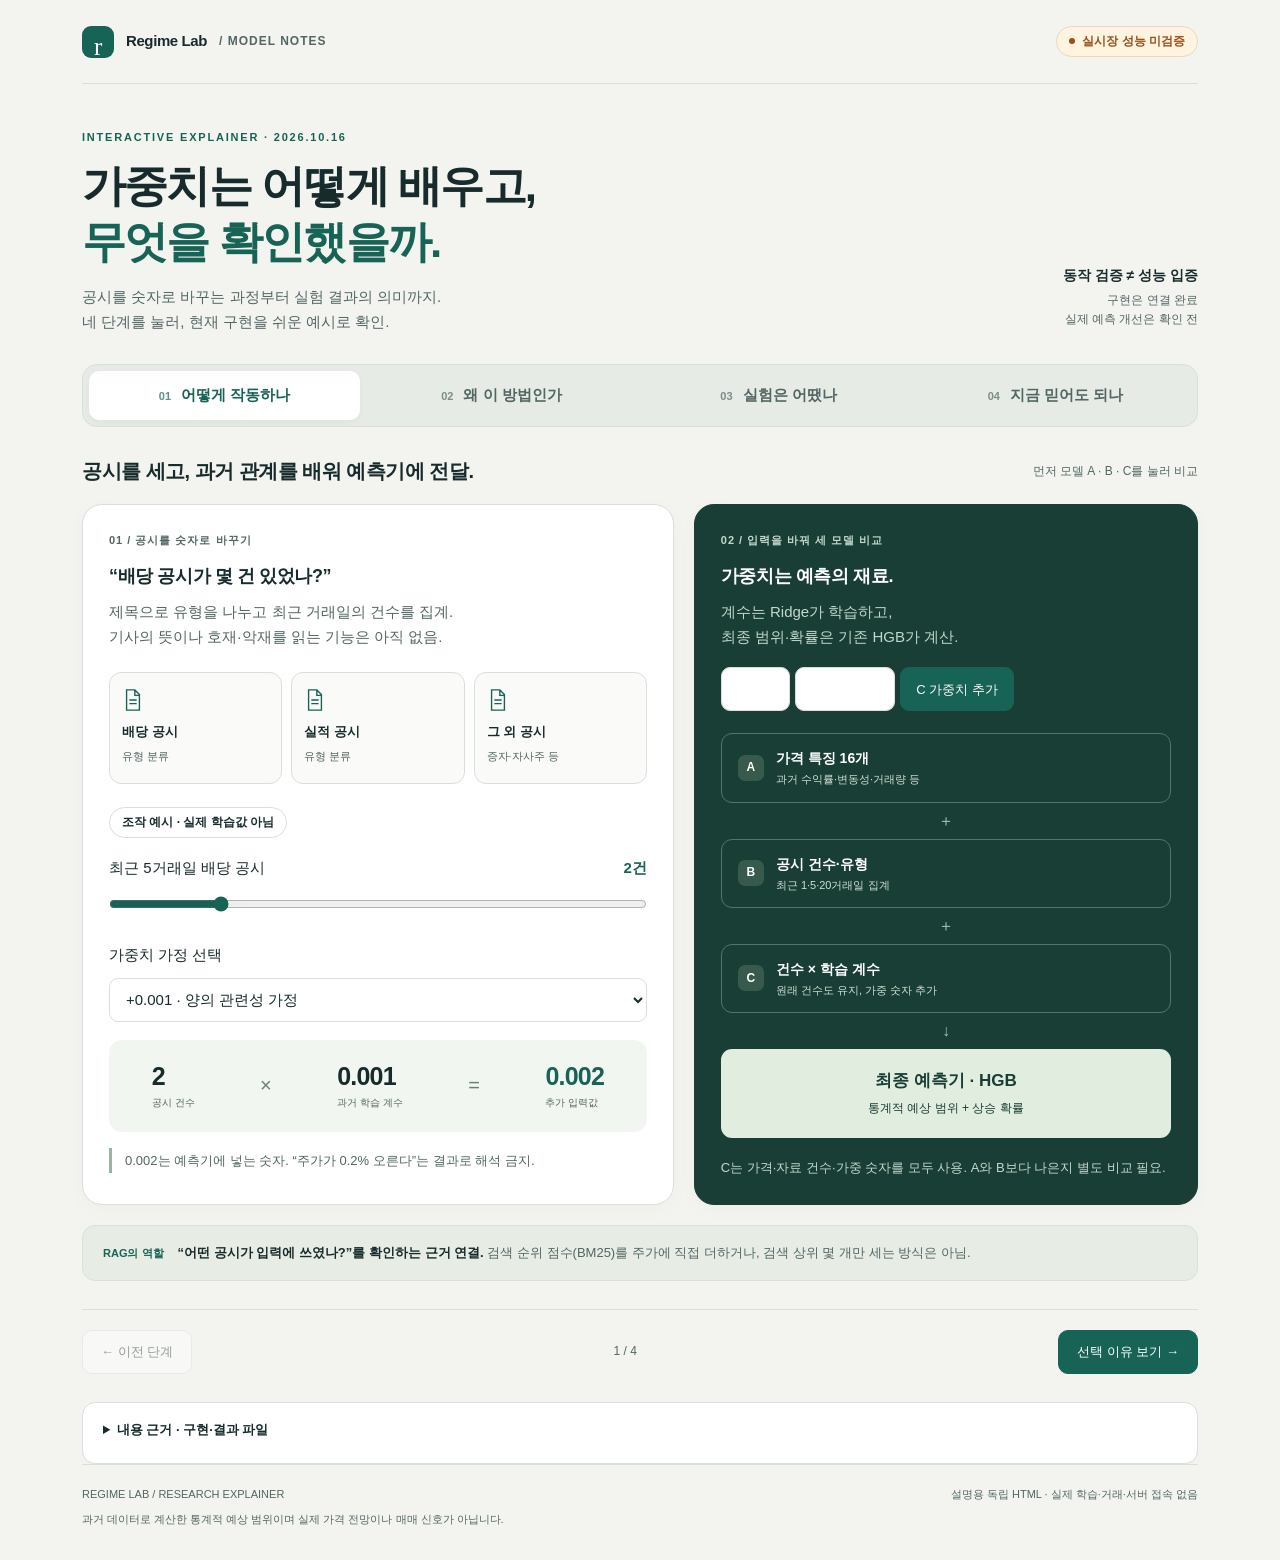
<file: outputs/weight-forecast-explainer.html>
<!doctype html>
<html lang="ko">
<head>
<meta charset="utf-8">
<meta name="viewport" content="width=device-width,initial-scale=1">
<meta name="color-scheme" content="light">
<title>가중치 예측, 어디까지 확인했나 · Regime Lab</title>
<style>
:root{--bg:#f3f4f0;--paper:#fff;--ink:#182b2c;--muted:#536664;--line:#d8e0da;--teal:#176355;--soft:#e4f0e9;--orange:#955118;--amber:#fff3e1;--blue:#486c84;--radius:20px;--shadow:0 5px 22px #183b2b06}
*{box-sizing:border-box}body{margin:0;background:var(--bg);color:var(--ink);font-family:"Segoe UI","Malgun Gothic",sans-serif;font-size:15px;line-height:1.65;word-break:keep-all}button,input,select{font:inherit}button,select{cursor:pointer}button{color:inherit}a{color:var(--teal);text-underline-offset:4px}button:focus-visible,a:focus-visible,input:focus-visible,select:focus-visible,summary:focus-visible,[tabindex]:focus-visible{outline:3px solid #b26727;outline-offset:4px}button{min-height:44px}button:disabled{cursor:default;opacity:.42}[hidden]{display:none!important}.wrap{max-width:1180px;margin:auto;padding:0 32px}.mast{height:84px;display:flex;align-items:center;justify-content:space-between;border-bottom:1px solid var(--line);gap:16px}.brand{display:flex;align-items:center;gap:12px;font-weight:750;letter-spacing:-.4px}.logo{width:32px;height:32px;background:var(--teal);border-radius:9px;display:grid;place-items:center;color:white;font-family:Georgia,serif;font-size:25px;font-weight:400}.edition{color:var(--muted);font-size:12px;letter-spacing:1px}.badge{display:inline-flex;align-items:center;gap:7px;border:1px solid var(--line);border-radius:30px;padding:5px 12px;font-size:12px;font-weight:650;background:var(--paper)}.badge.warn{color:var(--orange);background:var(--amber);border-color:#ebd8ba}.badge.good{color:var(--teal);background:var(--soft);border-color:#c4ddcd}.dot{width:6px;height:6px;border-radius:50%;background:currentColor;flex-shrink:0}.intro{padding:44px 0 30px;display:flex;align-items:flex-end;justify-content:space-between;gap:24px}.eyebrow{font-size:11px;letter-spacing:1.8px;color:var(--teal);font-weight:750;margin:0 0 12px}h1{font-size:clamp(30px,3.5vw,44px);letter-spacing:-1.8px;line-height:1.28;margin:0 0 14px;font-weight:750}h1 span{color:var(--teal)}.intro p{margin:0;color:var(--muted);max-width:620px}.intro-side{text-align:right;flex-shrink:0;font-size:12px;color:var(--muted);padding-bottom:4px}.intro-side strong{display:block;color:var(--ink);font-size:14px;margin-bottom:4px}.stepnav{display:grid;grid-template-columns:repeat(4,1fr);gap:6px;padding:6px;background:#e7ebe5;border:1px solid var(--line);border-radius:15px;margin:0 0 28px}.stepnav button{border:0;background:none;border-radius:10px;padding:12px 8px;font-weight:650;color:var(--muted);display:flex;align-items:center;justify-content:center;gap:10px}.stepnav button[aria-selected=true]{background:var(--paper);color:var(--teal);box-shadow:0 2px 6px #183b2b0a}.stepnav .num{font-size:11px;opacity:.7;font-variant-numeric:tabular-nums}.section-top{display:flex;align-items:center;justify-content:space-between;margin-bottom:16px;gap:16px}.section-top h2{margin:0;font-size:20px;letter-spacing:-.5px}.small{font-size:12px;color:var(--muted)}.grid{display:grid;grid-template-columns:1fr 1fr;gap:20px}.grid.asym{grid-template-columns:1.08fr .92fr}.card{background:var(--paper);border:1px solid var(--line);border-radius:var(--radius);padding:26px;box-shadow:var(--shadow);min-width:0}.card h3{margin:0 0 8px;font-size:18px;letter-spacing:-.4px}.card p{margin:0 0 18px;color:var(--muted)}.card .label{font-size:11px;font-weight:750;letter-spacing:1px;color:var(--muted);margin-bottom:13px}.card.dark{background:#193e36;color:#fff;border-color:#193e36}.card.dark p,.card.dark .label{color:#c3d8cb}.card.dark h3{color:#fff}.card.dark .badge{background:#315247;color:#e0ebdf;border-color:#567165}.row{display:flex;align-items:center;justify-content:space-between;gap:12px}.seg{display:flex;gap:5px;flex-wrap:wrap}.seg button{border:1px solid var(--line);background:#fff;border-radius:9px;padding:8px 15px;font-size:13px}.seg button[aria-pressed=true]{background:var(--teal);color:white;border-color:var(--teal)}.model-tabs{margin:18px 0 22px}.doc-stack{display:grid;grid-template-columns:repeat(3,1fr);gap:9px;margin:23px 0}.doc{border:1px solid var(--line);border-radius:12px;padding:15px 12px;background:#fafbf8}.doc svg{width:22px;height:24px;display:block;margin-bottom:9px;color:var(--teal)}.doc strong{display:block;font-size:13px}.doc span{font-size:11px;color:var(--muted)}.control{display:block;margin:18px 0}.control .row{margin-bottom:10px}.control strong{font-variant-numeric:tabular-nums;color:var(--teal)}input[type=range]{width:100%;accent-color:var(--teal);height:26px;margin:0}select{width:100%;background:#fff;border:1px solid var(--line);border-radius:9px;min-height:44px;padding:8px 12px;color:var(--ink)}.math{display:flex;align-items:center;justify-content:space-around;gap:8px;background:#f2f6f0;padding:20px 14px;border-radius:13px;margin:16px 0}.math .v{font-size:25px;font-variant-numeric:tabular-nums;line-height:1.3;font-weight:700;letter-spacing:-.8px}.math .op{color:#6b7f73;font-size:20px}.math small{font-size:10px;color:var(--muted);display:block;margin-top:3px}.math .answer{color:var(--teal)}.callout{border-left:3px solid #99b4a2;padding:2px 0 2px 13px;color:var(--muted);font-size:13px;margin:16px 0 0}.callout.amber{border-color:#c68b48}.flow{display:grid;gap:10px;margin-top:20px}.node{border:1px solid #537567;border-radius:11px;padding:13px 16px;display:flex;align-items:center;gap:12px;transition:opacity .15s}.node b{width:26px;height:26px;background:#375a4d;display:grid;place-items:center;border-radius:7px;font-size:12px;flex-shrink:0}.node span{display:block;font-size:14px;font-weight:600}.node small{display:block;font-size:11px;color:#d0dfd3;font-weight:400}.node.inactive{opacity:.33;border-style:dashed}.flow-arrow{font-size:16px;text-align:center;line-height:1;color:#aac4b2}.flow-end{background:#e1eddf;color:#193e36;padding:18px;border-radius:11px;text-align:center}.flow-end strong{font-size:17px;display:block}.flow-end small{font-size:12px}.inline-note{font-size:12px;color:var(--muted);margin-top:16px}.strip{display:flex;gap:14px;background:#e7ece5;border:1px solid var(--line);border-radius:13px;padding:16px 20px;margin-top:20px;align-items:flex-start}.strip .tag{flex-shrink:0;font-size:11px;font-weight:750;color:var(--teal);margin-top:2px}.strip p{margin:0;font-size:13px;color:var(--muted)}.strip strong{color:var(--ink)}.mini-grid{display:grid;grid-template-columns:repeat(3,1fr);gap:16px;margin:0 0 20px}.mini{padding:22px;background:white;border-radius:15px;border:1px solid var(--line)}.mini .index{font-size:11px;color:var(--teal);font-weight:700;display:block;margin-bottom:14px}.mini strong{font-size:16px;display:block;margin-bottom:7px}.mini p{font-size:13px;color:var(--muted);margin:0}.table-wrap{overflow:auto}table{width:100%;border-collapse:collapse;text-align:left;font-size:13px}th{color:var(--muted);font-size:11px;font-weight:650;padding:12px 10px;border-bottom:1px solid var(--line);white-space:nowrap}td{padding:13px 10px;border-bottom:1px solid #e8ede7;vertical-align:top}tr:last-child td{border-bottom:0}td:first-child{font-weight:600}.timeline{display:grid;grid-template-columns:1.25fr 1fr 1fr;gap:8px;margin:24px 0 18px}.timeline button{border:1px solid var(--line);background:#f6f8f4;border-radius:11px;text-align:left;padding:14px}.timeline button[aria-pressed=true]{background:var(--soft);border-color:#8db49d;box-shadow:inset 0 3px 0 var(--teal)}.timeline span,.timeline small{display:block}.timeline small{font-size:10px;color:var(--muted)}.timeline strong{font-size:14px}.phase-detail{background:#f4f7f2;border-radius:12px;padding:18px;min-height:114px;font-size:13px}.phase-detail strong{display:block;margin-bottom:6px}.phase-detail p{margin:0}.benchmark-meta{font-size:12px;color:var(--muted);margin:10px 0 22px}.chart-row{display:grid;grid-template-columns:90px 1fr 82px;gap:12px;align-items:center;margin:16px 0;font-size:13px}.chart-row strong{font-weight:550;font-size:12px}.bar-track{height:34px;background:#f0f2ed;border-radius:6px;overflow:hidden}.bar{height:100%;background:#9faeac;border-radius:6px;transition:width .25s}.chart-row:nth-child(2) .bar{background:#6d8d8a}.chart-row:nth-child(3) .bar{background:var(--teal)}.chart-row output{text-align:right;font-variant-numeric:tabular-nums;font-size:12px}.axis{display:flex;justify-content:space-between;margin-left:102px;margin-right:94px;font-size:10px;color:var(--muted)}.metric{font-size:52px;letter-spacing:-2px;line-height:1.2;font-variant-numeric:tabular-nums;margin:22px 0 8px;font-weight:700}.metric small{font-size:23px;letter-spacing:0}.comparison-card{background:#eef5ef;border-color:#c8dacb}.comparison-card .metric{color:var(--teal)}.pbox{background:var(--amber);border:1px solid #ebd8ba;padding:18px 20px;border-radius:13px;margin-top:20px}.pbox h3{font-size:15px;color:#7b4518;margin:0 0 8px}.pbox p{font-size:13px;color:#795536;margin:0}.pbox .seg{margin:14px 0}.pbox .seg button[aria-pressed=true]{background:#80502b;border-color:#80502b}.p-reading{font-family:Consolas,monospace;font-size:23px;color:#73421b;margin:10px 0}.gain{font-variant-numeric:tabular-nums;color:var(--teal)}.loss{color:var(--orange)}.active-row{background:#eef5ef}details{margin-top:20px;border:1px solid var(--line);background:#fff;border-radius:13px;padding:16px 20px}summary{cursor:pointer;font-weight:600;font-size:13px;min-height:28px}details .body{margin-top:14px;color:var(--muted);font-size:13px}.rank-line{display:grid;grid-template-columns:80px 1fr;align-items:center;gap:15px;margin:25px 0}.rank-line>span{font-size:12px;color:var(--muted)}.rank-items{display:grid;grid-template-columns:repeat(4,1fr);gap:8px}.rank-item{background:#f0f4ee;border-radius:10px;text-align:center;padding:14px 4px}.rank-item b{display:block;font-size:19px;letter-spacing:-.5px;font-variant-numeric:tabular-nums}.rank-item small{display:block;color:var(--muted);font-size:10px}.rank-item.ordered{background:#e0eee3}.review-list{list-style:none;padding:0;margin:22px 0 0}.review-list li{display:flex;gap:13px;border-bottom:1px solid var(--line);padding:13px 0;align-items:flex-start;font-size:13px}.review-list li:last-child{border:0}.review-list b{display:block}.review-list small{display:block;color:var(--muted);font-size:12px}.check{color:var(--teal);font-weight:750}.pending{color:var(--orange);font-weight:750}.big-verdict{font-size:29px!important;line-height:1.35;letter-spacing:-1px;margin:18px 0!important}.sources{font-size:12px;color:var(--muted);padding:8px 0}.sources a{display:inline-block;margin:6px 18px 6px 0}.pager{display:flex;justify-content:space-between;align-items:center;margin:28px 0;padding-top:20px;border-top:1px solid var(--line);gap:12px}.pager button{border:1px solid var(--line);background:var(--paper);border-radius:10px;padding:10px 18px;font-size:13px}.pager .next{background:var(--teal);color:#fff;border-color:var(--teal)}footer{padding:20px 0 32px;border-top:1px solid var(--line);font-size:11px;color:var(--muted)}footer .row{align-items:flex-start}footer p{margin:7px 0 0}.sr-only{position:absolute;width:1px;height:1px;padding:0;margin:-1px;overflow:hidden;clip:rect(0,0,0,0);white-space:nowrap;border:0}.nojs{padding:20px;background:var(--amber)}
@media(max-width:800px){.wrap{padding:0 20px}.intro{padding-top:30px}.intro-side{display:none}.grid,.grid.asym{grid-template-columns:1fr}.mini-grid{grid-template-columns:1fr}.mini{padding:18px}.mini .index{margin-bottom:6px}.card{padding:22px}.stepnav button{flex-direction:column;gap:2px;padding:9px 3px;font-size:12px}.mast{height:70px}.edition{display:none}.section-top{align-items:flex-start;flex-direction:column;gap:5px}.metric{font-size:44px}.table-wrap table{min-width:550px}footer .row{flex-direction:column;gap:3px}}
@media(max-width:420px){.wrap{padding:0 14px}.mast>.badge{font-size:10px;padding:5px 8px}.brand{font-size:14px;gap:8px}.card{padding:18px}.math{padding:16px 7px}.math .v{font-size:21px}.chart-row{grid-template-columns:66px 1fr 70px;gap:7px}.axis{margin-left:73px;margin-right:77px}.doc-stack{gap:6px}.doc{padding:12px 8px}.timeline{gap:5px}.timeline button{padding:12px 8px}.rank-line{grid-template-columns:1fr;gap:8px}.rank-item b{font-size:17px}.stepnav{gap:2px}.stepnav button{font-size:11px}}
@media(prefers-reduced-motion:reduce){*{transition:none!important;scroll-behavior:auto!important}}
@media print{body{background:white}.stepnav,.pager,.control,.seg,footer{display:none!important}[role=tabpanel][hidden]{display:block!important}[role=tabpanel]{break-before:page}.grid,.grid.asym{grid-template-columns:1fr}.card{break-inside:avoid}.intro-side{display:none}}
</style>
</head>
<body>
<div class="wrap">
<header class="mast"><div class="brand"><span class="logo" aria-hidden="true">r</span>Regime Lab <span class="edition">/ MODEL NOTES</span></div><span class="badge warn"><span class="dot"></span>실시장 성능 미검증</span></header>
<div class="intro"><div><div class="eyebrow">INTERACTIVE EXPLAINER · 2026.10.16</div><h1>가중치는 어떻게 배우고,<br><span>무엇을 확인했을까.</span></h1><p>공시를 숫자로 바꾸는 과정부터 실험 결과의 의미까지.<br>네 단계를 눌러, 현재 구현을 쉬운 예시로 확인.</p></div><div class="intro-side"><strong>동작 검증 ≠ 성능 입증</strong>구현은 연결 완료<br>실제 예측 개선은 확인 전</div></div>
<noscript><div class="nojs">버튼·예시 조작에는 JavaScript 활성화 필요. 아래 내용은 설명용이며 실제 예측 실행 기능 없음.</div></noscript>
<nav class="stepnav" role="tablist" aria-label="설명 단계">
<button id="tab-0" role="tab" aria-controls="panel-0" aria-selected="true" tabindex="0"><span class="num">01</span>어떻게 작동하나</button>
<button id="tab-1" role="tab" aria-controls="panel-1" aria-selected="false" tabindex="-1"><span class="num">02</span>왜 이 방법인가</button>
<button id="tab-2" role="tab" aria-controls="panel-2" aria-selected="false" tabindex="-1"><span class="num">03</span>실험은 어땠나</button>
<button id="tab-3" role="tab" aria-controls="panel-3" aria-selected="false" tabindex="-1"><span class="num">04</span>지금 믿어도 되나</button>
</nav>
<main>
<section id="panel-0" role="tabpanel" aria-labelledby="tab-0" tabindex="0">
<div class="section-top"><h2>공시를 세고, 과거 관계를 배워 예측기에 전달.</h2><span class="small">먼저 모델 A · B · C를 눌러 비교</span></div>
<div class="grid asym">
<article class="card"><div class="label">01 / 공시를 숫자로 바꾸기</div><h3>“배당 공시가 몇 건 있었나?”</h3><p>제목으로 유형을 나누고 최근 거래일의 건수를 집계.<br>기사의 뜻이나 호재·악재를 읽는 기능은 아직 없음.</p>
<div class="doc-stack"><div class="doc"><svg aria-hidden="true" viewBox="0 0 24 26" fill="none"><path d="M5 2h9l5 5v17H5zM14 2v6h5M8 13h8M8 17h8" stroke="currentColor" stroke-width="1.5"/></svg><strong>배당 공시</strong><span>유형 분류</span></div><div class="doc"><svg aria-hidden="true" viewBox="0 0 24 26" fill="none"><path d="M5 2h9l5 5v17H5zM14 2v6h5M8 13h8M8 17h8" stroke="currentColor" stroke-width="1.5"/></svg><strong>실적 공시</strong><span>유형 분류</span></div><div class="doc"><svg aria-hidden="true" viewBox="0 0 24 26" fill="none"><path d="M5 2h9l5 5v17H5zM14 2v6h5M8 13h8M8 17h8" stroke="currentColor" stroke-width="1.5"/></svg><strong>그 외 공시</strong><span>증자·자사주 등</span></div></div>
<span class="badge">조작 예시 · 실제 학습값 아님</span>
<label class="control" for="doc-count"><span class="row"><span>최근 5거래일 배당 공시</span><strong><output id="count-value" for="doc-count">2</output>건</strong></span><input id="doc-count" type="range" min="0" max="10" value="2" aria-label="설명용 공시 건수"></label>
<label class="control" for="demo-beta"><span class="row"><span>가중치 가정 선택</span></span><select id="demo-beta"><option value="0.001">+0.001 · 양의 관련성 가정</option><option value="-0.001">−0.001 · 음의 관련성 가정</option><option value="0">0 · 관련성 없음 가정</option></select></label>
<div class="math" aria-live="polite"><div><div id="math-count" class="v">2</div><small>공시 건수</small></div><span class="op">×</span><div><div id="math-beta" class="v">0.001</div><small>과거 학습 계수</small></div><span class="op">=</span><div class="answer"><div id="math-result" class="v">0.002</div><small>추가 입력값</small></div></div>
<div class="callout">0.002는 예측기에 넣는 숫자. “주가가 0.2% 오른다”는 결과로 해석 금지.</div>
</article>
<article class="card dark"><div class="label">02 / 입력을 바꿔 세 모델 비교</div><h3>가중치는 예측의 재료.</h3><p>계수는 Ridge가 학습하고,<br>최종 범위·확률은 기존 HGB가 계산.</p>
<div class="seg model-tabs" role="group" aria-label="모델 선택"><button data-model="A" aria-pressed="false">A 가격</button><button data-model="B" aria-pressed="false">B 자료 추가</button><button data-model="C" aria-pressed="true">C 가중치 추가</button></div>
<div class="flow"><div class="node"><b>A</b><div><span>가격 특징 16개</span><small>과거 수익률·변동성·거래량 등</small></div></div><div class="flow-arrow" aria-hidden="true">＋</div><div id="node-docs" class="node"><b>B</b><div><span>공시 건수·유형</span><small>최근 1·5·20거래일 집계</small></div></div><div class="flow-arrow" aria-hidden="true">＋</div><div id="node-weight" class="node"><b>C</b><div><span>건수 × 학습 계수</span><small>원래 건수도 유지, 가중 숫자 추가</small></div></div><div class="flow-arrow" aria-hidden="true">↓</div><div class="flow-end"><strong>최종 예측기 · HGB</strong><small>통계적 예상 범위 + 상승 확률</small></div></div>
<p id="model-explain" style="font-size:13px;margin:19px 0 0" aria-live="polite">C는 가격·자료 건수·가중 숫자를 모두 사용. A와 B보다 나은지 별도 비교 필요.</p>
</article></div>
<aside class="strip"><span class="tag">RAG의 역할</span><p><strong>“어떤 공시가 입력에 쓰였나?”를 확인하는 근거 연결.</strong> 검색 순위 점수(BM25)를 주가에 직접 더하거나, 검색 상위 몇 개만 세는 방식은 아님.</p></aside>
</section>
<section id="panel-1" role="tabpanel" aria-labelledby="tab-1" tabindex="0" hidden>
<div class="section-top"><h2>최고 성능으로 뽑은 모델? 아직 그 단계 전.</h2><span class="badge">사실 · 설계 선택과 성능 증거 구분</span></div>
<div class="mini-grid"><article class="mini"><span class="index">REASON 01</span><strong>계수를 확인하기 쉬움</strong><p>Ridge는 공시 건수와 수익률의 관계를 숫자로 저장 가능. 인과관계 입증은 별개.</p></article><article class="mini"><span class="index">REASON 02</span><strong>기존 예측기 재사용</strong><p>HGB를 유지하고 입력만 A/B/C로 변경. 자료 추가 효과를 나눠 비교하기 위한 선택.</p></article><article class="mini"><span class="index">REASON 03</span><strong>과거 정보만 사용</strong><p>당시 없었던 공시나 미래 정답으로 과거 예측을 좋게 만드는 오류 차단 우선.</p></article></div>
<div class="grid"><article class="card"><div class="label">시간 순서를 지키는 방법</div><h3>정답을 미리 보고 시험 치지 않기.</h3><p>아래 구간을 눌러 각 역할 확인.</p><div class="timeline" role="group" aria-label="시간 구간 선택"><button data-phase="train" aria-pressed="true"><strong>① 학습</strong><small>~ 2024.02.29</small></button><button data-phase="valid" aria-pressed="false"><strong>② 보정</strong><small>~ 2025.02.28</small></button><button data-phase="test" aria-pressed="false"><strong>③ 평가</strong><small>그 이후</small></button></div><div id="phase-detail" class="phase-detail" aria-live="polite"></div><div class="callout">학습 구간 안에서도 먼저 배운 계수를 나중 구간에만 적용. 외부 보정·평가 구간의 영향력 계수는 학습 종료 시점 값으로 고정.</div></article>
<article class="card"><div class="label">초기 설정의 의미</div><h3>합리적인 시작값 ≠ 검증된 최적값</h3><div class="table-wrap"><table><thead><tr><th>설정</th><th>선택 의도</th><th>확인 상태</th></tr></thead><tbody><tr><td>1·5·20일 창</td><td>단기·주간·월간 건수</td><td>최적 기간 미검증</td></tr><tr><td>252일 학습</td><td>약 1년 이력 확보</td><td>최적 길이 미검증</td></tr><tr><td>63일 적용</td><td>분기 수준 갱신</td><td>최적 주기 미검증</td></tr><tr><td>유형별 30건</td><td>희소 사례 제한</td><td>충분한 표본 보장 아님</td></tr><tr><td>alpha 0.1·1·10</td><td>규제 강도 후보 탐색</td><td>실시장 최적성 미검증</td></tr></tbody></table></div></article></div>
<aside class="strip"><span class="tag">선택 근거</span><p><strong>설명 가능성·기존 코드 재사용·시간 정합성.</strong> 이번 작업에서 Ridge·Lasso·랜덤포레스트·신경망을 실데이터로 경쟁시켜 우승 모델을 선정한 기록 없음.</p></aside>
</section>
<section id="panel-2" role="tabpanel" aria-labelledby="tab-2" tabindex="0" hidden>
<div class="section-top"><h2>실제 결과 파일에 남은 숫자.</h2><span class="badge warn">합성 실험 · 실시장 결과 아님</span></div>
<p class="benchmark-meta">가짜 시세 2종목 × 90평일 · 가짜 공시 180개 · 2026.01.01~05.06 · 실제 공시 효과를 넣어 생성한 데이터 아님</p>
<div class="grid asym"><article class="card"><div class="row"><div class="label" style="margin:0">저장 결과 / 예측 기간 선택</div><span id="bench-sample" class="small"></span></div><div class="seg" style="margin:20px 0" role="group" aria-label="예측 기간"><button data-h="1" aria-pressed="false">1일</button><button data-h="2" aria-pressed="true">2일</button><button data-h="3" aria-pressed="false">3일</button><button data-h="4" aria-pressed="false">4일</button><button data-h="5" aria-pressed="false">5일</button></div><h3>예측 오차 · 낮을수록 좋음</h3><p class="small">pinball loss: 예상 범위가 실제 수익률을 얼마나 잘 설명했는지 채점.</p><div id="bars" role="img" aria-label="모델별 예측 오차"></div><div class="axis"><span>0</span><span id="axis-max"></span></div><div class="callout">각 기간의 동일한 평가 행으로 A/B/C 비교. 1~5일 모두 저장 판정은 ‘개선 미확인’.</div></article>
<article class="card comparison-card"><div class="label">오차 감소율 / 정확도·수익률과 구분</div><label class="sr-only" for="compare-pair">비교 대상</label><select id="compare-pair"><option value="ca">가중치 C를 가격 A와 비교</option><option value="cb">가중치 C를 자료 B와 비교</option><option value="ba">자료 B를 가격 A와 비교</option></select><div id="gain-number" class="metric" aria-live="polite"></div><p id="gain-explain"></p><span class="badge warn">저장 판정 · 개선 미확인</span><div class="callout amber">양수여도 작은 합성 실험 한 번의 차이. 실제 시장에서 더 잘 예측한다는 결론은 불가.</div><div class="inline-note">정식 설정의 최소 1,000행에도 미달. 이 실행은 빠른 연결 확인용으로 기준을 낮춰 수행.</div></article></div>
<div class="pbox"><h3>왜 2일 결과가 좋아 보여도 ‘개선’ 판정이 아닐까?</h3><p>빠른 확인용 실행은 재표집을 10회만 수행. 가능한 최소 p값이 0.0909여서, 통과 기준 0.05에 도달 자체가 불가능한 조건.</p><div class="row" style="align-items:flex-start;flex-wrap:wrap"><div><div class="seg" role="group" aria-label="p값 해상도 설명"><button data-repeats="10" aria-pressed="true">10회 · 저장 실행</button><button data-repeats="1000" aria-pressed="false">1,000회 · 정식 설정</button></div><div id="p-reading" class="p-reading" aria-live="polite"></div></div><div style="max-width:440px;font-size:12px;color:#795536;margin-top:14px">설명용 최소 p값 계산: 1 ÷ (반복 수 + 1).<br>버튼을 눌러도 학습·검정 재실행 없음. 저장된 실험 결과는 그대로이며, 횟수 증가만으로 개선이 입증되지 않음.</div></div></div>
<details><summary>전체 1~5일 결과와 정식 설정 비교</summary><div class="body"><div class="table-wrap"><table><thead><tr><th>기간 / 평가 행</th><th>B → A 대비 감소</th><th>C → A 대비 감소</th><th>C → B 대비 감소</th><th>판정</th></tr></thead><tbody id="result-table"></tbody></table></div><div class="table-wrap" style="margin-top:20px"><table><thead><tr><th>설정</th><th>합성 실행</th><th>정식 기본값</th></tr></thead><tbody><tr><td>집계 창</td><td>1·5일</td><td>1·5·20일</td></tr><tr><td>최소 학습 / 적용</td><td>15일 / 10일</td><td>252일 / 63일</td></tr><tr><td>유형별 최소 문서</td><td>2건</td><td>30건</td></tr><tr><td>계수 구간 재표집</td><td>8회</td><td>1,000회</td></tr><tr><td>HGB 반복 / 최소 잎 표본</td><td>5회 / 3개</td><td>200회 / 200개</td></tr><tr><td>비교 최소 표본</td><td>10행·2일</td><td>1,000행·20일</td></tr><tr><td>성능 비교 재표집</td><td>10회</td><td>1,000회</td></tr></tbody></table></div><p>정식 개선 조건: 상대 오차 감소 0.5% 이상 + 3쌍×5기간의 Holm 보정 통과 + 목표 구간 적중률 80%에서의 이탈 악화 제한(2%p). C는 A·B 양쪽 대비 통과 필요. 통과해도 기본 모델 자동 교체 없음.</p></div></details>
</section>
<section id="panel-3" role="tabpanel" aria-labelledby="tab-3" tabindex="0" hidden>
<div class="section-top"><h2>가장 큰 물음: 곱한 숫자가 새 정보를 줄까?</h2><span class="badge">구조에 대한 추론 · 실증 필요</span></div>
<div class="grid asym"><article class="card"><div class="label">손으로 확인하는 특징 중복</div><h3>건수를 10배 해도, 순서는 그대로.</h3><p>B는 이미 공시 건수를 알고 있음. 같은 계수를 곱한 숫자를 C에 추가해도, 같은 구간에서는 기존 건수를 다시 표현한 값.</p><div class="seg" role="group" aria-label="중복 특징 배율"><button data-scale="1" aria-pressed="true">계수 ×1</button><button data-scale="10" aria-pressed="false">계수 ×10</button><button data-scale="-1" aria-pressed="false">계수 ×(−1)</button></div><div class="rank-line"><span>B의 건수</span><div class="rank-items"><div class="rank-item"><b>1</b><small>자료 1</small></div><div class="rank-item"><b>2</b><small>자료 2</small></div><div class="rank-item"><b>3</b><small>자료 3</small></div><div class="rank-item"><b>4</b><small>자료 4</small></div></div></div><div class="rank-line"><span>C의 추가 값</span><div id="scaled-values" class="rank-items"></div></div><div id="scale-explain" class="callout" aria-live="polite"></div><div class="inline-note">설명용 기본 계수 0.001. 실제 학습값 아님. 학습 구간별 계수 변화·결측 표시 때문에 C가 달라질 수는 있으나, 공시 정보의 추가 효과라는 입증은 별도.</div></article>
<article class="card"><div class="label">현재 판단</div><span class="badge good">기능 구현 · 합성 검사 확보</span><h3 class="big-verdict">실험할 준비는 완료.<br>더 정확하다는 증거는 대기.</h3><ul class="review-list"><li><span class="check">✓</span><div><b>배우고 저장하고 화면에 연결</b><small>자료·계수·문서 버전 추적 및 합성 동작 확인</small></div></li><li><span class="check">✓</span><div><b>미래정보 유입 방지 검사</b><small>미래 가격·라벨 변경, 절단 불변 등 합성 검사</small></div></li><li><span class="pending">○</span><div><b>실제 공시·시세로 효과 확인</b><small>실서버 학습·성능 평가 미실행</small></div></li><li><span class="pending">○</span><div><b>C가 B보다 유용한지 확인</b><small>특징 중복성 검토와 실데이터 비교 필요</small></div></li></ul></article></div>
<aside class="strip"><span class="tag">오해 방지</span><p><strong>1,129개 테스트 통과는 기능·회귀 검증 기록.</strong> 주식 예측 실험 1,129회가 아니며, 실시장 성능 입증 건수는 현재 0회. 기본 가격 모델 A 유지, B/C는 효과 검증 대상.</p></aside>
<details><summary>‘학습된 가중치’도 확신할 수 없는 이유</summary><div class="body"><p>저장된 합성 실행의 배당 1일 건수 계수(h=1)는 +0.0001874, 95% 구간은 −0.0006247~+0.0016117. 0을 포함하므로 방향 불확실. 재표집 8회의 작은 합성 결과이며 실제 배당 효과로 해석 불가.</p><p>Ridge의 ‘가격 통제’는 가격 특징을 함께 넣었다는 의미. 인과관계 증명 아님. 계수 구간도 전처리·특징·alpha를 고정한 조건부 결과. 유형·창별 계수는 여러 종목을 합쳐 학습하며 종목 전용 영향력은 아님.</p></div></details>
</section>
<div class="pager"><button id="previous" disabled>← 이전 단계</button><span id="page-position" class="small" aria-live="polite">1 / 4</span><button id="next" class="next">선택 이유 보기 →</button></div>
<details><summary>내용 근거 · 구현·결과 파일</summary><div class="body sources">2026-10-16 로컬 코드·저장된 합성 실행 기준. 아래 링크는 저장소 안에서 함께 열 때 확인 가능. 이 HTML의 설명과 상호작용은 외부 파일 없이 작동.<br><a href="../docs/P4_자료가중_예측_요구사항.md">승인 요구사항</a><a href="../engine/src/regime_lab/influence/__init__.py">계수·가중 특징 코드</a><a href="../engine/config/default.yaml">정식 기본 설정</a><a href="../cache/qa/fusion-start/browser-final/forecasts/1d-20261016T170000-472526da-weighted-9e068b99/scores.json">합성 비교 원본</a><a href="../cache/qa/fusion-start/verification.json">기능 검사 집계</a></div></details>
</main>
<footer><div class="row"><span>REGIME LAB / RESEARCH EXPLAINER</span><span>설명용 독립 HTML · 실제 학습·거래·서버 접속 없음</span></div><p>과거 데이터로 계산한 통계적 예상 범위이며 실제 가격 전망이나 매매 신호가 아닙니다.</p></footer>
</div>
<script>
'use strict';
// 저장된 합성 실행의 수치. UI 조작으로 실제 모델 학습이나 검정은 수행하지 않는다.
const benchmarks = [
 {h:1,n:84,days:42,a:.004040164553257681,b:.004037944534856066,c:.004037944534856066},
 {h:2,n:82,days:41,a:.00608281084392515,b:.00608281084392515,c:.005980902890853936},
 {h:3,n:80,days:40,a:.007555643283019872,b:.007555643283019872,c:.007553746239954445},
 {h:4,n:78,days:39,a:.009355114598261815,b:.009355114598261815,c:.009355114598261815},
 {h:5,n:76,days:38,a:.010717665377124808,b:.010718933495181632,c:.010718933495181632}
];
const byId = id => document.getElementById(id);
const all = selector => Array.from(document.querySelectorAll(selector));
const states = {step:0,h:2};
const relative = (base,other) => (base-other)/base*100;
const signed = value => `${value>0?'+':value<0?'−':''}${Math.abs(value).toFixed(4)}%`;
function pressed(selector, key, value){all(selector).forEach(b=>b.setAttribute('aria-pressed',String(b.dataset[key]===String(value))));}
function showStep(step, focus=false){
 states.step=step;
 all('[role=tab]').forEach((b,i)=>{b.setAttribute('aria-selected',String(i===step));b.tabIndex=i===step?0:-1;});
 all('[role=tabpanel]').forEach((p,i)=>{p.hidden=i!==step;});
 byId('previous').disabled=step===0; byId('next').hidden=step===3;
 byId('next').textContent=['선택 이유 보기 →','실험 결과 보기 →','현재 판단 보기 →',''][step];
 byId('page-position').textContent=`${step+1} / 4`;
 if(focus)byId(`panel-${step}`).focus({preventScroll:true});
}
all('[role=tab]').forEach((b,i)=>{b.addEventListener('click',()=>showStep(i));b.addEventListener('keydown',e=>{
 let next=i;if(e.key==='ArrowRight')next=(i+1)%4;else if(e.key==='ArrowLeft')next=(i+3)%4;else if(e.key==='Home')next=0;else if(e.key==='End')next=3;else return;
 e.preventDefault();showStep(next);byId(`tab-${next}`).focus();
});});
byId('previous').addEventListener('click',()=>showStep(states.step-1,true));byId('next').addEventListener('click',()=>showStep(states.step+1,true));
function renderMath(){const n=Number(byId('doc-count').value), beta=Number(byId('demo-beta').value);byId('count-value').textContent=n;byId('math-count').textContent=n;byId('math-beta').textContent=beta.toFixed(3);byId('math-result').textContent=(n*beta).toFixed(3);}
byId('doc-count').addEventListener('input',renderMath);byId('demo-beta').addEventListener('change',renderMath);
all('[data-model]').forEach(b=>b.addEventListener('click',()=>{
 const m=b.dataset.model;pressed('[data-model]','model',m);
 byId('node-docs').classList.toggle('inactive',m==='A');byId('node-weight').classList.toggle('inactive',m!=='C');
 byId('model-explain').textContent={A:'A는 가격 특징만 사용. 공시나 학습된 공시 계수는 입력하지 않는 기존 기준 모델.',B:'B는 가격과 공시 건수·유형을 사용. C의 가중 숫자를 추가하지 않아 자료 자체의 효과를 비교 가능.',C:'C는 가격·자료 건수·가중 숫자를 모두 사용. A와 B보다 나은지 별도 비교 필요.'}[m];
}));
const phases={train:['① 과거 자료로 관계 학습','가격·공시 건수와 이후 수익률로 계수 학습. alpha는 학습 구간 내부의 시간 검증에서 선택.'],valid:['② 예측 범위·확률 보정','HGB의 예상 범위와 확률을 보정하고 방향 표시 조건 확인. 영향력 계수는 외부 검증 자료로 재학습하지 않음.'],test:['③ 남겨 둔 정답으로 비교','A/B/C가 같은 평가 표본을 예측했는지 확인하고 오차 비교. 이 결과를 같은 평가 입력의 계수 선택에 재사용 금지.']};
function renderPhase(key){pressed('[data-phase]','phase',key);const data=phases[key];byId('phase-detail').innerHTML=`<strong>${data[0]}</strong><p>${data[1]}</p>`;}
all('[data-phase]').forEach(b=>b.addEventListener('click',()=>renderPhase(b.dataset.phase)));
function renderBench(){
 const d=benchmarks[states.h-1],max=Math.max(d.a,d.b,d.c)*1.12;pressed('[data-h]','h',states.h);
 byId('bench-sample').textContent=`${d.n}행 · ${d.days}거래일`;
 const names=[['A · 가격','a'],['B · 자료','b'],['C · 가중치','c']];
 byId('bars').innerHTML=names.map(([name,key])=>`<div class="chart-row"><strong>${name}</strong><div class="bar-track"><div class="bar" style="width:${d[key]/max*100}%"></div></div><output>${d[key].toFixed(6)}</output></div>`).join('');
 byId('bars').setAttribute('aria-label',`${d.h}일 오차: A ${d.a.toFixed(6)}, B ${d.b.toFixed(6)}, C ${d.c.toFixed(6)}. 낮을수록 좋음.`);
 byId('axis-max').textContent=max.toFixed(4);
 const pair=byId('compare-pair').value, vals={ca:[d.a,d.c,'C','A'],cb:[d.b,d.c,'C','B'],ba:[d.a,d.b,'B','A']}[pair],gain=relative(vals[0],vals[1]);
 byId('gain-number').textContent=signed(gain);
 byId('gain-explain').textContent=gain===0?`${d.h}일 예측에서 ${vals[2]}와 ${vals[3]}의 저장된 오차가 동일.`:`${d.h}일 예측에서 ${vals[2]}의 오차가 ${vals[3]}보다 ${Math.abs(gain).toFixed(4)}% ${gain>0?'감소':'증가'}.`;
 byId('result-table').innerHTML=benchmarks.map(r=>`<tr${r.h===states.h?' class="active-row"':''}><td>${r.h}일 / ${r.n}행</td>${[[r.a,r.b],[r.a,r.c],[r.b,r.c]].map(([a,b])=>`<td class="${a>=b?'gain':'loss'}">${signed(relative(a,b))}</td>`).join('')}<td>개선 미확인</td></tr>`).join('');
}
all('[data-h]').forEach(b=>b.addEventListener('click',()=>{states.h=Number(b.dataset.h);renderBench();}));byId('compare-pair').addEventListener('change',renderBench);
function renderP(n){pressed('[data-repeats]','repeats',n);byId('p-reading').textContent=`최소 p = 1/${n+1} ≈ ${(1/(n+1)).toFixed(n===10?4:6)}`;}
all('[data-repeats]').forEach(b=>b.addEventListener('click',()=>renderP(Number(b.dataset.repeats))));
function renderScale(s){pressed('[data-scale]','scale',s);byId('scaled-values').innerHTML=[1,2,3,4].map((v,i)=>`<div class="rank-item ordered"><b>${(v*.001*s).toFixed(3)}</b><small>자료 ${i+1}</small></div>`).join('');byId('scale-explain').textContent=s<0?'부호를 바꾸면 순서만 반전. 기존 건수로도 같은 표본 구분이 가능하므로, 새로운 공시 내용이 추가되었다는 의미는 아님.':'숫자의 크기는 달라도 순서는 동일. 트리 예측기는 원래 건수로도 같은 표본 구분이 가능하므로, 계수 곱셈 자체가 예측 개선을 보장하지 않음.';}
all('[data-scale]').forEach(b=>b.addEventListener('click',()=>renderScale(Number(b.dataset.scale))));
renderMath();renderPhase('train');renderBench();renderP(10);renderScale(1);
</script>
</body>
</html>
</file>
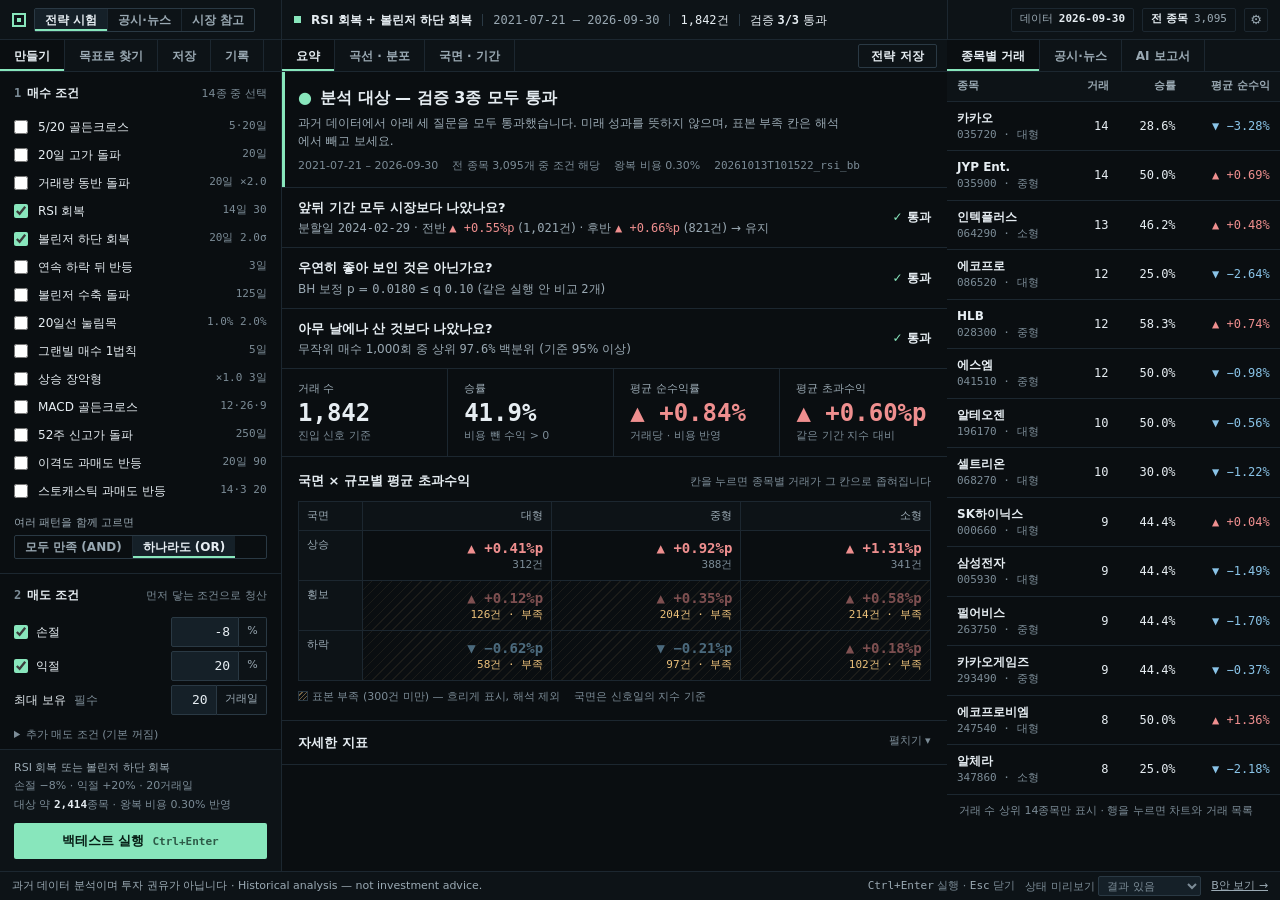
<file: docs/prototype/reform-a-terminal.html>
<!DOCTYPE html>
<html lang="ko">
<head>
<meta charset="utf-8">
<meta name="viewport" content="width=device-width, initial-scale=1">
<title>regime-lab 개혁안 A — 전체 3열 터미널</title>
<style>
/* ==========================================================================
   토큰 — 원본 프로토타입의 각진 터미널 톤 유지, 값은 저장소 design-tokens 기준
   글자 5단계: 11 메타 · 12 본문/표 · 13 입력/질문 · 16 판정/제목 · 24 핵심 지표
   ========================================================================== */
:root {
  --canvas: #0A0E11;
  --surface: #0D1317;
  --control: #152028;
  --hover: #172229;
  --sel: #11241D;
  --line: #1C2730;
  --line-strong: #2A3944;

  --text: #E6EDF2;
  --muted: #9AA9B3;
  --dim: #7C8C97;

  --mint: #88E6BC;
  --mint-ink: #071F16;
  --mint-line: #2D5B47;
  --up: #EF8F8F;
  --down: #8AC4E8;
  --error: #F2A065;
  --amber: #EAC07A;

  --r: 2px;
  --h-ctl: 24px;
  --h-in: 30px;
  --h-btn: 36px;

  --sans: "Pretendard", "Malgun Gothic", "Apple SD Gothic Neo", "Segoe UI", system-ui, sans-serif;
  --mono: "JetBrains Mono", "SF Mono", Consolas, ui-monospace, monospace;

  --bar-h: 40px;
  --tab-h: 32px;
  --col1: clamp(264px, 22vw, 320px);
  --col3: clamp(300px, 26vw, 400px);
}

* { box-sizing: border-box; margin: 0; padding: 0; }
html, body { height: 100%; background: var(--canvas); color: var(--text); }
body { font: 400 12px/1.5 var(--sans); overflow: hidden; -webkit-font-smoothing: antialiased; }
button, input, select { font: inherit; color: inherit; }
button { cursor: pointer; background: none; border: 0; text-align: inherit; }
button:disabled { cursor: not-allowed; }
:focus-visible { outline: 2px solid var(--mint); outline-offset: -2px; }
svg text { font-family: var(--mono); }

.num { font-family: var(--mono); font-variant-numeric: tabular-nums; }
.up { color: var(--up); }
.down { color: var(--down); }
.err { color: var(--error); }
.muted { color: var(--muted); }
.dim { color: var(--dim); }
.sr { position: absolute; width: 1px; height: 1px; overflow: hidden; clip: rect(0 0 0 0); white-space: nowrap; }
.eyebrow { font-size: 11px; font-weight: 700; letter-spacing: .1em; text-transform: uppercase; color: var(--dim); }

/* ---------- 앱 프레임 ---------- */
.app { display: grid; grid-template-rows: var(--bar-h) minmax(0, 1fr) auto; height: 100vh; height: 100dvh; }

/* 상단 맥락 줄: 칸마다 아래 열과 같은 폭 변수를 쓴다. 칸 경계선 = 열 경계선 */
.bar { display: grid; grid-template-columns: var(--gh); background: var(--surface); border-bottom: 1px solid var(--line); min-width: 0; }
.bar > .cell { display: flex; align-items: center; gap: 8px; min-width: 0; height: 100%; padding: 0 12px; border-right: 1px solid var(--line); }
.bar > .cell:last-child { border-right: 0; justify-content: flex-end; }
.bar > .cell.ctx { container-type: inline-size; }

.mark { width: 14px; height: 14px; border: 2px solid var(--mint); position: relative; flex: none; }
.mark::after { content: ""; position: absolute; inset: 3px; background: var(--mint); }
.wordmark { font-size: 12px; font-weight: 800; letter-spacing: .14em; white-space: nowrap; }

/* 상단 줄 컨트롤 — 높이 24 하나로 통일 */
.chip { display: inline-flex; align-items: center; gap: 6px; height: var(--h-ctl); padding: 0 8px; border: 1px solid var(--line); border-radius: var(--r); font-size: 11px; color: var(--muted); white-space: nowrap; flex: none; }
.chip b { color: var(--text); font-weight: 600; }
.ibtn { display: inline-grid; place-items: center; width: var(--h-ctl); height: var(--h-ctl); border: 1px solid var(--line); border-radius: var(--r); color: var(--muted); flex: none; font-size: 13px; line-height: 1; }
.ibtn:hover { color: var(--text); border-color: var(--line-strong); background: var(--hover); }
.only-mid, .only-narrow { display: none !important; }

/* 실행 맥락: 칸 폭이 줄면 우선순위 낮은 것부터 숨긴다 (잘라서 숨기지 않음) */
.run-ctx { display: flex; align-items: center; gap: 10px; min-width: 0; font-size: 12px; white-space: nowrap; }
.run-ctx .name { font-weight: 700; overflow: hidden; text-overflow: ellipsis; min-width: 0; }
.run-ctx .sep { width: 1px; height: 12px; background: var(--line-strong); flex: none; }
.run-ctx [data-pri] { flex: none; }
@container (max-width: 640px) { .run-ctx [data-pri="3"] { display: none; } }
@container (max-width: 480px) { .run-ctx [data-pri="2"] { display: none; } }
@container (max-width: 300px) { .run-ctx [data-pri="1"] { display: none; } }

.dot { width: 7px; height: 7px; flex: none; background: var(--dim); }
.dot.ok { background: var(--mint); }
.dot.run { background: var(--amber); animation: blink 1s steps(2) infinite; }
.dot.bad { background: var(--error); }
@keyframes blink { 50% { opacity: .3; } }
@media (prefers-reduced-motion: reduce) { .dot.run { animation: none; } * { transition: none !important; } }

/* 구획 전환 버튼 (모드·세그먼트) */
.seg { display: inline-flex; border: 1px solid var(--line-strong); border-radius: var(--r); flex: none; }
.seg button { height: calc(var(--h-ctl) - 2px); padding: 0 10px; font-size: 12px; font-weight: 600; color: var(--muted); white-space: nowrap; border-right: 1px solid var(--line); }
.seg button:last-child { border-right: 0; }
.seg button:hover { color: var(--text); background: var(--hover); }
.seg button[aria-pressed="true"], .seg button[aria-selected="true"] { color: var(--text); background: var(--control); box-shadow: inset 0 -2px 0 var(--mint); }

/* ---------- 작업 화면 3열 ---------- */
.wsw { display: grid; grid-template-rows: auto minmax(0, 1fr); min-height: 0; min-width: 0; }
.ws { --g: var(--col1) minmax(0, 1fr) var(--col3); display: grid; grid-template-columns: var(--g); min-height: 0; min-width: 0; }
.pane { display: flex; flex-direction: column; min-width: 0; min-height: 0; border-right: 1px solid var(--line); background: var(--canvas); container-type: inline-size; }
.pane:last-child { border-right: 0; }
.pane-head { display: flex; align-items: stretch; flex: none; height: var(--tab-h); background: var(--surface); border-bottom: 1px solid var(--line); overflow-x: auto; scrollbar-width: none; }
.pane-head::-webkit-scrollbar { display: none; }
.pane-head .title { display: flex; align-items: center; padding: 0 14px; font-size: 12px; font-weight: 700; white-space: nowrap; }
.pane-head .aside { margin-left: auto; display: flex; align-items: center; gap: 6px; padding: 0 10px; flex: none; }
.tab { display: flex; align-items: center; padding: 0 14px; font-size: 12px; font-weight: 600; color: var(--muted); white-space: nowrap; border-right: 1px solid var(--line); flex: none; }
.tab:hover { color: var(--text); background: var(--hover); }
.tab[aria-selected="true"] { color: var(--text); background: var(--canvas); box-shadow: inset 0 -2px 0 var(--mint); }
.pane-body { flex: 1; min-height: 0; overflow: auto; }
.pane-foot { flex: none; padding: 10px 14px 12px; border-top: 1px solid var(--line); background: var(--surface); }

.switch { display: none; }

.sec { padding: 12px 14px 14px; border-bottom: 1px solid var(--line); }
.sec:last-child { border-bottom: 0; }
.sec-h { display: flex; align-items: baseline; justify-content: space-between; gap: 8px; margin-bottom: 10px; }
.sec-h h3 { font-size: 12px; font-weight: 700; }
.sec-h h3 .n { font-family: var(--mono); color: var(--dim); margin-right: 6px; }
.sec-h .aside { font-size: 11px; color: var(--dim); }

/* ---------- 입력 ---------- */
.field { display: grid; gap: 4px; min-width: 0; }
.field > label, .field > .lab { font-size: 11px; color: var(--muted); display: flex; justify-content: space-between; gap: 6px; }
.in { width: 100%; min-width: 0; height: var(--h-in); padding: 0 8px; background: var(--control); border: 1px solid var(--line-strong); border-radius: var(--r); font-size: 13px; }
.in:focus { border-color: var(--mint); outline: none; }
.in:disabled { opacity: .4; }
.in[aria-invalid="true"] { border-color: var(--error); }
.in.num { text-align: right; }
.unit { display: flex; align-items: stretch; }
.unit .in { border-top-right-radius: 0; border-bottom-right-radius: 0; }
.unit span { display: grid; place-items: center; padding: 0 8px; border: 1px solid var(--line-strong); border-left: 0; background: var(--surface); font-size: 11px; color: var(--muted); border-radius: 0 var(--r) var(--r) 0; white-space: nowrap; }
.hint { font-size: 11px; color: var(--dim); }
.hint.err { color: var(--error); }
.g2 { display: grid; grid-template-columns: repeat(2, minmax(0, 1fr)); gap: 10px; }

.opt { display: grid; grid-template-columns: 16px minmax(0, 1fr) auto; align-items: center; gap: 8px; min-height: 28px; padding: 0 6px; margin: 0 -6px; cursor: pointer; }
.opt:hover { background: var(--hover); }
.opt input { accent-color: var(--mint); width: 14px; height: 14px; }
.opt .p { font-size: 11px; color: var(--dim); font-family: var(--mono); white-space: nowrap; }
.opt .nm { overflow: hidden; text-overflow: ellipsis; white-space: nowrap; }

.toggles { display: flex; flex-wrap: wrap; gap: 6px; }
.tog { height: 28px; padding: 0 10px; border: 1px solid var(--line-strong); border-radius: var(--r); font-size: 12px; color: var(--muted); }
.tog:hover { color: var(--text); }
.tog[aria-pressed="true"] { color: var(--text); background: var(--sel); border-color: var(--mint-line); }

.switchrow { display: grid; grid-template-columns: minmax(0, 1fr) 96px; align-items: center; gap: 8px; min-height: 34px; }
.switchrow label { display: flex; align-items: center; gap: 8px; font-size: 12px; cursor: pointer; }
.switchrow input[type=checkbox] { accent-color: var(--mint); width: 14px; height: 14px; }

/* ---------- 버튼 ---------- */
.btn { display: inline-flex; align-items: center; justify-content: center; gap: 6px; height: var(--h-in); padding: 0 12px; border: 1px solid var(--line-strong); border-radius: var(--r); background: var(--control); font-size: 12px; font-weight: 600; white-space: nowrap; }
.btn:hover { background: var(--hover); border-color: var(--muted); }
.btn.quiet { background: transparent; }
.btn.danger { color: var(--error); }
.btn-primary { display: flex; align-items: center; justify-content: center; gap: 8px; width: 100%; height: var(--h-btn); border-radius: var(--r); background: var(--mint); color: var(--mint-ink); font-size: 13px; font-weight: 800; }
.btn-primary:hover { filter: brightness(1.06); }
.btn-primary:disabled { background: var(--control); color: var(--dim); filter: none; }
.btn-primary kbd { font: 600 11px var(--mono); opacity: .7; }
.link { color: var(--text); text-decoration: underline; text-decoration-color: var(--line-strong); text-underline-offset: 3px; font-size: 12px; }
.link:hover { text-decoration-color: var(--text); }

.tag { display: inline-flex; align-items: center; gap: 4px; height: 18px; padding: 0 6px; border: 1px solid var(--line-strong); border-radius: var(--r); font-size: 11px; color: var(--muted); white-space: nowrap; }
.tag.ok { color: var(--mint); border-color: var(--mint-line); }
.tag.warn { color: var(--amber); border-color: #5B4A2C; }
.tag.err { color: var(--error); border-color: #5E3E28; }

/* ---------- 표 ---------- */
.tbl-wrap { overflow-x: auto; }
.tbl { width: 100%; border-collapse: collapse; font-size: 12px; }
.tbl th { position: sticky; top: 0; z-index: 1; background: var(--surface); padding: 6px 10px; border-bottom: 1px solid var(--line); font-size: 11px; font-weight: 600; color: var(--muted); text-align: left; white-space: nowrap; }
.tbl td { padding: 7px 10px; border-bottom: 1px solid var(--line); white-space: nowrap; }
.tbl .r { text-align: right; }
.tbl td.wrap { white-space: normal; min-width: 180px; }
.tbl tr.act { cursor: pointer; }
.tbl tr.act:hover td { background: var(--hover); }
.tbl tr[aria-selected="true"] td { background: var(--sel); }
.tbl tr[aria-selected="true"] td:first-child { box-shadow: inset 2px 0 0 var(--mint); }

/* ---------- 결과: 판정 · 질문형 검증 · 지표 ---------- */
.verdict { padding: 14px 16px 12px; border-bottom: 1px solid var(--line); box-shadow: inset 3px 0 0 var(--mint); }
.verdict.no { box-shadow: inset 3px 0 0 var(--line-strong); }
.verdict h2 { font-size: 16px; font-weight: 700; display: flex; align-items: center; gap: 8px; }
.verdict p { margin-top: 4px; color: var(--muted); max-width: 72ch; }
.verdict .meta { margin-top: 8px; display: flex; flex-wrap: wrap; gap: 4px 14px; font-size: 11px; color: var(--dim); }

.checks { border-bottom: 1px solid var(--line); }
.check { display: grid; grid-template-columns: minmax(0, 1fr) auto; gap: 2px 16px; padding: 10px 16px; border-top: 1px solid var(--line); }
.check:first-child { border-top: 0; }
.check .q { font-size: 13px; font-weight: 600; }
.check .ev { color: var(--muted); }
.check .st { grid-column: 2; grid-row: 1 / 3; align-self: center; font-size: 12px; font-weight: 700; white-space: nowrap; }
.check .st.pass::before { content: "✓ "; color: var(--mint); }
.check .st.fail { color: var(--error); }
.check .st.fail::before { content: "✕ "; }

.kpis { display: grid; grid-template-columns: repeat(4, minmax(0, 1fr)); border-bottom: 1px solid var(--line); }
.kpi { padding: 12px 16px; border-right: 1px solid var(--line); min-width: 0; }
.kpi:last-child { border-right: 0; }
.kpi .k { font-size: 11px; color: var(--muted); }
.kpi .v { font: 700 24px/1.25 var(--mono); font-variant-numeric: tabular-nums; white-space: nowrap; }
.kpi .s { font-size: 11px; color: var(--dim); }
@container (max-width: 560px) {
  .kpis { grid-template-columns: repeat(2, minmax(0, 1fr)); }
  .kpi:nth-child(2) { border-right: 0; }
  .kpi:nth-child(-n+2) { border-bottom: 1px solid var(--line); }
}

.block { padding: 14px 16px; border-bottom: 1px solid var(--line); }
.block-h { display: flex; justify-content: space-between; align-items: baseline; gap: 10px; margin-bottom: 10px; flex-wrap: wrap; }
.block-h h3 { font-size: 13px; font-weight: 700; }
.block-h .aside { font-size: 11px; color: var(--dim); }

/* 국면 × 규모 */
.mx { display: grid; grid-template-columns: 64px repeat(3, minmax(0, 1fr)); border-top: 1px solid var(--line); border-left: 1px solid var(--line); }
.mx > * { border-right: 1px solid var(--line); border-bottom: 1px solid var(--line); min-width: 0; }
.mx .h { padding: 6px 8px; font-size: 11px; color: var(--muted); background: var(--surface); }
.mx .h.c { text-align: right; }
.mx .cell { display: flex; flex-direction: column; align-items: flex-end; justify-content: center; gap: 1px; padding: 8px; min-height: 50px; }
.mx .cell:hover { background: var(--hover); }
.mx .cell .v { font: 600 14px var(--mono); font-variant-numeric: tabular-nums; }
.mx .cell .n { font: 400 11px var(--mono); color: var(--dim); }
.mx .cell.thin { background-image: repeating-linear-gradient(135deg, transparent 0 6px, rgba(234, 192, 122, .08) 6px 7px); }
.mx .cell.thin .v { opacity: .5; }
.mx .cell.thin .n { color: var(--amber); }
.mx .cell[aria-pressed="true"] { background-color: var(--sel); box-shadow: inset 0 0 0 1px var(--mint); }
.legend { display: flex; flex-wrap: wrap; gap: 4px 14px; margin-top: 8px; font-size: 11px; color: var(--dim); }
.legend i { display: inline-block; width: 10px; height: 10px; vertical-align: -1px; margin-right: 4px; border: 1px solid var(--line-strong); }
.legend i.hatch { background: repeating-linear-gradient(135deg, transparent 0 2px, rgba(234, 192, 122, .45) 2px 3px); }

details.more > summary { list-style: none; cursor: pointer; padding: 12px 16px; font-size: 13px; font-weight: 700; display: flex; justify-content: space-between; border-bottom: 1px solid var(--line); }
details.more > summary::-webkit-details-marker { display: none; }
details.more > summary::after { content: "펼치기 ▾"; font-size: 11px; font-weight: 400; color: var(--dim); }
details.more[open] > summary::after { content: "접기 ▴"; }

/* ---------- 상태 ---------- */
.state { padding: 32px 20px; max-width: 520px; }
.state h2 { font-size: 16px; font-weight: 700; display: flex; align-items: center; gap: 8px; }
.state p { margin-top: 6px; color: var(--muted); }
.state .actions { margin-top: 14px; display: flex; gap: 8px; flex-wrap: wrap; }
.steps { margin-top: 16px; display: grid; gap: 6px; }
.step { display: grid; grid-template-columns: 18px minmax(0, 1fr) auto; gap: 8px; align-items: center; font-size: 12px; color: var(--dim); }
.step.done { color: var(--muted); }
.step.done::before { content: "✓"; color: var(--mint); }
.step.now { color: var(--text); font-weight: 600; }
.step.now::before { content: "▸"; color: var(--amber); }
.step.todo::before { content: "·"; }
.meter { height: 4px; background: var(--control); margin-top: 14px; }
.meter > i { display: block; height: 100%; background: var(--amber); transition: width .3s; }

.notice { padding: 8px 12px; border: 1px solid var(--line); border-left: 2px solid var(--line-strong); color: var(--muted); font-size: 11px; }
.notice.fixed { border-left-color: var(--amber); color: var(--text); }

.filter { display: flex; align-items: center; gap: 8px; padding: 8px 12px; border-bottom: 1px solid var(--line); background: var(--surface); font-size: 11px; color: var(--muted); }
.filter b { color: var(--text); font-weight: 600; }

/* ---------- 문서 목록 ---------- */
.doc { display: block; width: 100%; padding: 10px 14px; border-bottom: 1px solid var(--line); }
button.doc:hover { background: var(--hover); }
.doc[aria-selected="true"] { background: var(--sel); box-shadow: inset 2px 0 0 var(--mint); }
.doc .t { font-size: 13px; font-weight: 600; line-height: 1.45; }
.doc .m { margin-top: 3px; display: flex; flex-wrap: wrap; gap: 2px 10px; font-size: 11px; color: var(--dim); }

.prose { padding: 16px; font-size: 13px; line-height: 1.75; color: #CAD6DE; max-width: 72ch; }
.prose p + p { margin-top: 10px; }
.prose b { color: var(--text); }

/* ---------- 차트 ---------- */
.chart { width: 100%; height: auto; display: block; }
.chart .axis { stroke: var(--line-strong); stroke-width: 1; }
.chart .grid { stroke: var(--line); stroke-width: 1; }
.chart text { fill: var(--dim); font-size: 11px; }

/* ---------- 바닥 줄 ---------- */
.foot { display: flex; align-items: center; justify-content: space-between; gap: 12px; min-height: 26px; padding: 4px 12px; background: var(--surface); border-top: 1px solid var(--line); font-size: 11px; color: var(--dim); }
.foot .disc { color: var(--muted); }
.foot .tools { display: flex; align-items: center; gap: 10px; flex: none; }
.foot select { height: 20px; background: var(--control); border: 1px solid var(--line-strong); border-radius: var(--r); font-size: 11px; padding: 0 4px; }
.foot a { color: var(--muted); }
.kbd { font-family: var(--mono); color: var(--muted); }

/* ---------- 넓은 화면 아래: 조건 열을 서랍으로 ---------- */
.scrim { display: none; }
@media (min-width: 1024px) and (max-width: 1279px) {
  .only-mid { display: inline-flex !important; }
  .ws { --g: minmax(0, 1fr) var(--col3); }
  .ws > .pane.p1 { position: fixed; z-index: 30; top: var(--bar-h); bottom: 0; left: var(--drawer-left, 0); width: 320px; transform: translateX(-110%); transition: transform .16s ease; box-shadow: 8px 0 24px rgba(0, 0, 0, .45); border-right: 1px solid var(--line-strong); }
  .drawer-open .ws > .pane.p1 { transform: none; }
  .drawer-open .scrim { display: block; position: fixed; inset: var(--bar-h) 0 0 0; z-index: 25; background: rgba(0, 0, 0, .35); }
}

/* ---------- 좁은 화면: 한 열 + 조건/결과/근거 전환 ---------- */
@media (max-width: 1023px) {
  .only-narrow { display: inline-flex !important; }
  .hide-narrow { display: none !important; }
  .switch { display: grid; grid-template-columns: repeat(3, minmax(0, 1fr)); background: var(--surface); border-bottom: 1px solid var(--line); }
  .switch button { height: 36px; font-size: 12px; font-weight: 600; color: var(--muted); border-right: 1px solid var(--line); text-align: center; }
  .switch button:last-child { border-right: 0; }
  .switch button[aria-selected="true"] { color: var(--text); box-shadow: inset 0 -2px 0 var(--mint); background: var(--canvas); }
  .ws { --g: minmax(0, 1fr); }
  .ws > .pane { display: none; border-right: 0; }
  .ws > .pane.on { display: flex; }
  .foot .tools .hide-narrow { display: none; }
}
@media (max-width: 560px) {
  .foot { flex-direction: column; align-items: flex-start; gap: 2px; }
  .mx { grid-template-columns: 48px repeat(3, minmax(0, 1fr)); }
  .mx .cell { padding: 6px; }
  .mx .cell .v { font-size: 12px; }
}

/* ---------- 알림 ---------- */
#toast { position: fixed; right: 16px; bottom: 40px; z-index: 60; max-width: min(380px, calc(100vw - 32px)); padding: 10px 12px; background: var(--control); border: 1px solid var(--line-strong); border-left: 2px solid var(--mint); border-radius: var(--r); font-size: 12px; box-shadow: 0 8px 24px rgba(0,0,0,.4); }
#toast[hidden] { display: none; }
@media (min-width: 1024px) and (max-width: 1279px) { .hide-mid { display: none !important; } }


/* ==========================================================================
   A안 셸 — 모든 화면이 3열. 상단 왼쪽 칸에서 작업 모드를 바꾸면 세 열이 함께 바뀐다
   ========================================================================== */
.app { --gh: var(--col1) minmax(0, 1fr) var(--col3); }
.modes button { min-width: 0; }
@media (min-width: 1024px) and (max-width: 1279px) { .app { --gh: auto minmax(0, 1fr) var(--col3); } }
@media (max-width: 1023px) {
  .app { --gh: auto minmax(0, 1fr) auto; }
  .bar > .cell { padding: 0 8px; }
  .modes button { padding: 0 8px; }
}
@media (max-width: 420px) { .modes .long { display: none; } }
</style>
</head>
<body>
<div class="app" id="app">
  <header class="bar" id="bar"></header>
  <div class="wsw">
    <div class="switch" id="switch" role="tablist" aria-label="보이는 열"></div>
    <div class="ws" id="ws">
      <section class="pane p1" id="p1"></section>
      <main class="pane p2" id="p2"></main>
      <section class="pane p3" id="p3"></section>
    </div>
  </div>
  <footer class="foot" id="foot"></footer>
</div>
<div class="scrim" data-act="closeDrawer"></div>
<div id="toast" role="status" aria-live="polite" hidden></div>

<script>
'use strict';
/* ==========================================================================
   공통 — 예시 데이터 · 상태 · 화면 조각 렌더러 · 이벤트 위임
   수치 기준은 engine/config/default.yaml (표본 부족 300건, 무작위 1,000회·95%, FDR q 0.10,
   분할일 2024-02-29, 왕복 비용 0.30%, 청산 기본 −8/20/20, 탐색 후보 상한 200·최소 거래 300)
   ========================================================================== */

/* ---------- 유틸 ---------- */
const $ = (s, r = document) => r.querySelector(s);
const $$ = (s, r = document) => [...r.querySelectorAll(s)];
const int = (n) => Math.round(n).toLocaleString('ko-KR');
const sgn = (n, d = 2, u = '%') => `${n > 0 ? '+' : n < 0 ? '−' : ''}${Math.abs(n).toFixed(d)}${u}`;
const tone = (n) => (n > 0 ? 'up' : n < 0 ? 'down' : '');
const arrow = (n) => (n > 0 ? '▲' : n < 0 ? '▼' : '');
const signed = (n, d = 2, u = '%') => `<span class="num ${tone(n)}"><span aria-hidden="true">${arrow(n)} </span>${sgn(n, d, u)}</span>`;
const esc = (s) => String(s).replace(/[&<>"]/g, (c) => ({ '&': '&amp;', '<': '&lt;', '>': '&gt;', '"': '&quot;' }[c]));
function rng(seed) { return () => { seed |= 0; seed = (seed + 0x6D2B79F5) | 0; let t = Math.imul(seed ^ (seed >>> 15), 1 | seed); t = (t + Math.imul(t ^ (t >>> 7), 61 | t)) ^ t; return ((t ^ (t >>> 14)) >>> 0) / 4294967296; }; }
function gauss(r) { let u = 0, v = 0; while (!u) u = r(); while (!v) v = r(); return Math.sqrt(-2 * Math.log(u)) * Math.cos(2 * Math.PI * v); }

/* ---------- 설정·메타 (설정 파일·데이터에서 온 값으로 취급) ---------- */
const META = {
  dataStart: '2021-07-21', dataEnd: '2026-09-30', tickers: 3095,
  minCell: 300, randomIter: 1000, randomPass: 95, fdrQ: 0.10, splitDate: '2024-02-29', cost: 0.30,
  limits: { stop: [-50, -1], tp: [1, 200], hold: [1, 250], trail: [-50, -1], be: [1, 100], ma: [5, 250] },
  search: { maxCand: 200, secPer: 2.5, minTrades: 300, minTradesLim: [30, 5000], targetWin: 40,
    axes: { stop: [-3, -5, -8, -10, -15, -20, null], tp: [5, 10, 15, 20, 30, 50, null], hold: [3, 5, 10, 20, 40, 60] } },
  fixedForecast: '과거 데이터로 계산한 통계적 예상 범위이며 실제 가격 전망이나 매매 신호가 아닙니다.',
  disclaimer: '과거 데이터 분석이며 투자 권유가 아닙니다 · Historical analysis — not investment advice.',
};

const PATTERNS = [
  ['ma_cross_5_20', '5/20 골든크로스', '5·20일'], ['breakout_20d', '20일 고가 돌파', '20일'],
  ['breakout_vol', '거래량 동반 돌파', '20일 ×2.0'], ['rsi_rebound', 'RSI 회복', '14일 30'],
  ['bb_lower_recover', '볼린저 하단 회복', '20일 2.0σ'], ['three_down_up', '연속 하락 뒤 반등', '3일'],
  ['bb_squeeze_break', '볼린저 수축 돌파', '125일'], ['pullback_ma20', '20일선 눌림목', '1.0% 2.0%'],
  ['granville_buy1', '그랜빌 매수 1법칙', '5일'], ['engulfing', '상승 장악형', '×1.0 3일'],
  ['macd_cross', 'MACD 골든크로스', '12·26·9'], ['high_52w', '52주 신고가 돌파', '250일'],
  ['disparity_rebound', '이격도 과매도 반등', '20일 90'], ['stochastic_rebound', '스토캐스틱 과매도 반등', '14·3 20'],
].map(([id, name, p]) => ({ id, name, p }));
const PNAME = Object.fromEntries(PATTERNS.map((p) => [p.id, p.name]));

/* 시장 국면 (지수 기준, 신호일 값) */
const REGIMES = [
  ['2021-07-21', '2021-11-30', '횡보'], ['2021-12-01', '2022-10-31', '하락'], ['2022-11-01', '2023-07-31', '상승'],
  ['2023-08-01', '2024-01-31', '횡보'], ['2024-02-01', '2024-07-31', '상승'], ['2024-08-01', '2025-03-31', '하락'],
  ['2025-04-01', '2026-09-30', '상승'],
];
const regimeOf = (d) => (REGIMES.find(([a, b]) => d >= a && d <= b) || [])[2] || '국면 없음';

const DAYS = (() => { const out = []; const d = new Date(META.dataStart + 'T00:00:00Z'); const end = new Date(META.dataEnd + 'T00:00:00Z');
  while (d <= end) { const w = d.getUTCDay(); if (w && w < 6) out.push(d.toISOString().slice(0, 10)); d.setUTCDate(d.getUTCDate() + 1); } return out; })();

/* 국면 × 규모: 평균 초과수익(%p)과 거래 수. 300건 미만은 표본 부족 */
const MX = {
  rows: ['상승', '횡보', '하락'], cols: ['대형', '중형', '소형'],
  v: { 상승: [[0.41, 312], [0.92, 388], [1.31, 341]], 횡보: [[0.12, 126], [0.35, 204], [0.58, 214]], 하락: [[-0.62, 58], [-0.21, 97], [0.18, 102]] },
};

const STOCKS = [
  ['247540', '에코프로비엠', '대형', 0.9], ['196170', '알테오젠', '대형', 0.7], ['000660', 'SK하이닉스', '대형', 0.8],
  ['086520', '에코프로', '대형', 0.4], ['005930', '삼성전자', '대형', 0.3], ['068270', '셀트리온', '대형', 0.5],
  ['035720', '카카오', '대형', -0.6], ['028300', 'HLB', '중형', -0.4], ['263750', '펄어비스', '중형', 0.2],
  ['293490', '카카오게임즈', '중형', 0.1], ['041510', '에스엠', '중형', -0.9], ['035900', 'JYP Ent.', '중형', -0.7],
  ['064290', '인텍플러스', '소형', 1.2], ['347860', '알체라', '소형', -1.1],
].map(([code, name, size, m], i) => {
  const r = rng(101 + i * 7); const n = 8 + Math.floor(r() * 7); const trades = [];
  for (let k = 0; k < n; k++) {
    const ei = 260 + Math.floor(r() * (DAYS.length - 300)); let ret = m - 1.2 + gauss(r) * 6; let reason = '최대 보유'; let hold = 20;
    if (ret >= 20) { ret = 20; reason = '익절'; hold = 4 + Math.floor(r() * 14); }
    else if (ret <= -8) { ret = -8 - r() * 0.7; reason = '손절'; hold = 2 + Math.floor(r() * 15); }
    const xi = Math.min(ei + hold, DAYS.length - 1);
    trades.push({ entry: DAYS[ei], exit: DAYS[xi], ei, xi, hold, reason, net: ret - META.cost, regime: regimeOf(DAYS[ei]), size });
  }
  trades.sort((a, b) => (a.entry < b.entry ? 1 : -1));
  return { code, name, size, trades, seed: 900 + i };
});

/* 실행 전체 거래(1,842건) — 곡선·분포·핵심 지표를 같은 표본에서 계산 */
const RUN_TRADES = (() => { const r = rng(7); const out = [];
  for (let i = 0; i < 1842; i++) { let ret = r() < 0.42 ? 0.3 + Math.abs(gauss(r)) * 6.5 : 0.3 - Math.abs(gauss(r)) * 3.2; if (ret >= 20) ret = 20; if (ret <= -8) ret = -8 - r() * 0.6; out.push(ret - META.cost); }
  return out; })();
const RUN_STATS = (() => { const a = RUN_TRADES; const wins = a.filter((x) => x > 0); const loss = a.filter((x) => x <= 0); const s = [...a].sort((x, y) => x - y);
  const mean = (v) => v.reduce((p, c) => p + c, 0) / v.length;
  return { n: a.length, win: (wins.length / a.length) * 100, avg: mean(a), median: s[Math.floor(s.length / 2)], payoff: mean(wins) / Math.abs(mean(loss)) }; })();

const RUNS = [
  { id: '20261013T101522_rsi_bb', name: 'RSI 회복 + 볼린저 하단 회복', at: '2026-10-13 10:15', n: 1842, win: RUN_STATS.win, target: true, state: '완료' },
  { id: '20261012T121528_ui_check', name: '5/20 골든크로스', at: '2026-10-12 12:15', n: 2410, win: 38.9, target: false, state: '완료' },
  { id: '20261011T174402_high52', name: '52주 신고가 돌파', at: '2026-10-11 17:44', n: 1266, win: 40.3, target: false, state: '완료' },
  { id: '20261011T093015_vol', name: '거래량 동반 돌파', at: '2026-10-11 09:30', n: 0, win: 0, target: false, state: '실패' },
  { id: '20261010T151247_pullback', name: '20일선 눌림목', at: '2026-10-10 15:12', n: 3021, win: 42.6, target: false, state: '완료' },
];

const PRESETS = [
  { name: 'RSI 회복 + 볼린저 하단 회복', saved: '2026-10-13', pats: ['rsi_rebound', 'bb_lower_recover'], combine: 'OR', exits: '손절 −8% · 익절 20% · 20거래일', uni: '코스피·코스닥 · 전 규모 · 5억 원' },
  { name: '눌림목 보수형', saved: '2026-10-10', pats: ['pullback_ma20'], combine: 'AND', exits: '손절 −5% · 익절 10% · 10거래일 · 본전 스톱 5%', uni: '코스피 · 대형·중형 · 20억 원' },
  { name: '신고가 추세', saved: '2026-10-08', pats: ['high_52w', 'breakout_vol'], combine: 'AND', exits: '손절 −8% · 트레일링 −12% · 40거래일', uni: '코스닥 · 전 규모 · 10억 원' },
];

const DOCS = [
  ['OpenDART', '247540', '에코프로비엠', '단일판매ㆍ공급계약체결', '2024-03-08T14:22:00+09:00'],
  ['뉴스', '247540', '에코프로비엠', '에코프로비엠, 양극재 장기 공급계약 공시', '2024-03-08T15:02:00+09:00'],
  ['뉴스', '247540', '에코프로비엠', '에코프로비엠 공급계약 소식에 2차전지 소재주 동반 관심', '2024-03-08T16:40:00+09:00'],
  ['OpenDART', '247540', '에코프로비엠', '임원ㆍ주요주주특정증권등소유상황보고서', '2024-03-05T17:11:00+09:00'],
  ['OpenDART', '196170', '알테오젠', '주요사항보고서(유상증자결정)', '2024-02-27T16:30:00+09:00'],
  ['뉴스', '000660', 'SK하이닉스', 'SK하이닉스, 신규 생산시설 투자 계획 발표', '2024-03-07T09:12:00+09:00'],
  ['OpenDART', '000660', 'SK하이닉스', '신규시설투자등', '2024-03-07T08:45:00+09:00'],
  ['OpenDART', '028300', 'HLB', '투자판단관련주요경영사항', '2024-03-12T18:05:00+09:00'],
  ['뉴스', '086520', '에코프로', '에코프로 그룹주, 공급계약 공시 이후 거래대금 증가', '2024-03-11T11:20:00+09:00'],
  ['OpenDART', '005930', '삼성전자', '분기보고서 (2023.12)', '2024-03-12T15:58:00+09:00'],
].map(([src, code, company, title, at], i) => ({ i, src, code, company, title, at, kst: at.slice(0, 16).replace('T', ' ') }));

/* ---------- 상태 ---------- */
const S = {
  run: 'ok',            // ok · no(분석 대상 아님) · none · running · error
  resTab: 'summary',    // summary · curve · regime
  insTab: 'stocks',     // stocks · docs · report
  stock: null, cell: null, trade: null,
  progress: 0, cancelled: false,
  runName: 'RSI 회복 + 볼린저 하단 회복',
  b: { pats: new Set(['rsi_rebound', 'bb_lower_recover']), combine: 'OR', stopOn: true, stop: -8, tpOn: true, tp: 20, hold: 20,
    trailOn: false, trail: -12, beOn: false, be: 7, maOn: false, ma: 20, mk: new Set(['KOSPI', 'KOSDAQ']), sz: new Set(['대형', '중형', '소형']), minVal: 5, name: '' },
  q: { win: META.search.targetWin, minTrades: META.search.minTrades, pats: new Set(['rsi_rebound', 'bb_lower_recover']), stop: new Set([-5, -8, -10]), tp: new Set([10, 20]), hold: new Set([10, 20]), combine: new Set(['OR']), ran: false, sel: null },
  docQ: '', docSel: 0, docSrc: 'all',
  presetDel: null, toast: '',
  fc: { code: '247540', tf: '1h' },
};

/* ---------- 이벤트 위임 ---------- */
const ACT = {};
const on = (name, fn) => { ACT[name] = fn; };
let paint = () => {};             // 화면안이 정의한다 (영역 다시 그리기)
const setPaint = (fn) => { paint = fn; };

document.addEventListener('click', (e) => {
  const el = e.target.closest('[data-act]'); if (!el || el.disabled) return;
  const fn = ACT[el.dataset.act]; if (fn) { fn(el, e); }
});
document.addEventListener('keydown', (e) => {
  const t = e.target;
  if (t.getAttribute && t.getAttribute('role') === 'tab' && ['ArrowLeft', 'ArrowRight', 'Home', 'End'].includes(e.key)) {
    const list = $$('[role=tab]', t.closest('[role=tablist]')); let i = list.indexOf(t);
    i = e.key === 'Home' ? 0 : e.key === 'End' ? list.length - 1 : (i + (e.key === 'ArrowRight' ? 1 : -1) + list.length) % list.length;
    list[i].focus(); list[i].click(); e.preventDefault();
  }
  if ((e.ctrlKey || e.metaKey) && e.key === 'Enter') { e.preventDefault(); if (ACT.run) ACT.run(); }
  if (e.key === 'Escape' && ACT.escape) ACT.escape();
});
function keepFocus(fn) {   // 다시 그린 뒤 같은 id 요소로 초점 복귀
  const id = document.activeElement && document.activeElement.id; fn();
  if (id) { const el = document.getElementById(id); if (el) el.focus(); }
}

/* ---------- 공통 조각 ---------- */
function tabs(group, items, cur, label) {
  return `<div role="tablist" aria-label="${label}" style="display:flex">${items.map(([k, t]) =>
    `<button class="tab" role="tab" id="tab-${group}-${k}" aria-selected="${k === cur}" tabindex="${k === cur ? 0 : -1}" data-act="tab" data-g="${group}" data-k="${k}">${t}</button>`).join('')}</div>`;
}
on('tab', (el) => { S[el.dataset.g] = el.dataset.k; if (el.dataset.g === 'insTab') { S.stock = null; } keepFocus(() => paint()); });

/* ---------- 상단 줄: 실행 맥락 · 데이터 상태 ---------- */
function runCtx() {
  if (S.run === 'none') return `<div class="run-ctx"><span class="dot"></span><span class="name muted">실행한 전략 없음</span></div>`;
  if (S.run === 'running') return `<div class="run-ctx" aria-live="polite"><span class="dot run"></span><span class="name">${esc(S.runName)}</span><span class="sep" data-pri="2"></span><span class="num" data-pri="2">실행 중 ${Math.round(S.progress)}%</span></div>`;
  if (S.run === 'error') return `<div class="run-ctx"><span class="dot bad"></span><span class="name">${esc(S.runName)}</span><span class="sep" data-pri="1"></span><span class="err" data-pri="1">실행 실패</span></div>`;
  const pass = S.run === 'ok' ? 3 : 2;
  return `<div class="run-ctx" title="${RUNS[0].id}">
    <span class="dot ok"></span><span class="name">${esc(S.runName)}</span>
    <span class="sep" data-pri="3"></span><span class="num muted" data-pri="3">${META.dataStart} – ${META.dataEnd}</span>
    <span class="sep" data-pri="2"></span><span class="num" data-pri="2">${int(RUN_STATS.n)}건</span>
    <span class="sep" data-pri="1"></span><span data-pri="1" class="${pass === 3 ? '' : 'err'}">검증 <b class="num">${pass}/3</b> ${pass === 3 ? '통과' : '— 분석 대상 아님'}</span>
  </div>`;
}
function dataStatus() {
  return `<span class="chip hide-narrow" title="시세 데이터 마지막 거래일"><span class="hide-mid">데이터</span><b class="num">${META.dataEnd}</b></span>
    <span class="chip hide-narrow" title="종목 범위"><b>전 종목</b><span class="num">${int(META.tickers)}</span></span>
    <button class="ibtn" data-act="settings" aria-label="설정" title="설정">⚙</button>`;
}
on('settings', () => toast('설정: 언어(한국어/English) · AI 보고서 키 · 데이터 정보 — 프로토타입에서는 열지 않습니다.'));

/* ---------- 1열: 전략 만들기 ---------- */
function validate() {
  const b = S.b, L = META.limits, err = {};
  const chk = (k, on, v) => { if (!on) return; if (v === '' || Number.isNaN(+v)) err[k] = '값을 입력하세요'; else if (+v < L[k][0] || +v > L[k][1]) err[k] = `${L[k][0]} ~ ${L[k][1]} 사이로 입력하세요`; };
  chk('stop', b.stopOn, b.stop); chk('tp', b.tpOn, b.tp); chk('hold', true, b.hold); chk('trail', b.trailOn, b.trail); chk('be', b.beOn, b.be); chk('ma', b.maOn, b.ma);
  if (!b.pats.size) err.pats = '패턴을 하나 이상 고르세요';
  if (!b.mk.size) err.mk = '시장을 하나 이상 고르세요';
  if (!b.sz.size) err.sz = '규모를 하나 이상 고르세요';
  return err;
}
function estimate() {
  const b = S.b; const mk = (b.mk.has('KOSPI') ? 0.36 : 0) + (b.mk.has('KOSDAQ') ? 0.64 : 0);
  const sz = (b.sz.has('대형') ? 0.2 : 0) + (b.sz.has('중형') ? 0.3 : 0) + (b.sz.has('소형') ? 0.5 : 0);
  const v = Math.max(0.12, 1 - 0.22 * Math.log2(Math.max(0, +b.minVal || 0) / 5 + 1));
  return Math.round(META.tickers * mk * sz * v);
}
function exitRow(key, label, unit, hasSwitch) {
  const b = S.b; const onKey = key + 'On'; const enabled = !hasSwitch || b[onKey];
  return `<div class="switchrow">
    ${hasSwitch ? `<label><input type="checkbox" id="b-${key}-on" data-bt="${onKey}" ${b[onKey] ? 'checked' : ''}> ${label}</label>` : `<label for="b-${key}">${label} <span class="dim">필수</span></label>`}
    <div class="unit"><input class="in num" id="b-${key}" data-b="${key}" inputmode="decimal" value="${b[key]}" ${enabled ? '' : 'disabled'} aria-describedby="h-${key}"><span>${unit}</span></div>
  </div><div class="hint" id="h-${key}" aria-live="polite"></div>`;
}
function builderBody() {
  const b = S.b;
  return `
  <section class="sec" aria-labelledby="s1"><div class="sec-h"><h3 id="s1"><span class="n">1</span>매수 조건</h3><span class="aside">${PATTERNS.length}종 중 선택</span></div>
    <div role="group" aria-label="매수 패턴">${PATTERNS.map((p) => `<label class="opt"><input type="checkbox" data-bp="${p.id}" ${b.pats.has(p.id) ? 'checked' : ''}><span class="nm">${p.name}</span><span class="p">${p.p}</span></label>`).join('')}</div>
    <div class="hint err" id="h-pats"></div>
    <div class="field" style="margin-top:10px"><span class="lab">여러 패턴을 함께 고르면</span>
      <div class="seg" role="group" aria-label="패턴 결합"><button data-act="combine" data-k="AND" aria-pressed="${b.combine === 'AND'}">모두 만족 (AND)</button><button data-act="combine" data-k="OR" aria-pressed="${b.combine === 'OR'}">하나라도 (OR)</button></div></div>
  </section>
  <section class="sec" aria-labelledby="s2"><div class="sec-h"><h3 id="s2"><span class="n">2</span>매도 조건</h3><span class="aside">먼저 닿는 조건으로 청산</span></div>
    ${exitRow('stop', '손절', '%', true)}${exitRow('tp', '익절', '%', true)}${exitRow('hold', '최대 보유', '거래일', false)}
    <details style="margin-top:6px" ${b.trailOn || b.beOn || b.maOn ? 'open' : ''}><summary class="hint" style="cursor:pointer;padding:4px 0">추가 매도 조건 (기본 꺼짐)</summary>
      ${exitRow('trail', '트레일링 스톱', '%', true)}${exitRow('be', '본전 스톱 발동', '%', true)}${exitRow('ma', '이동평균 이탈', '일선', true)}</details>
  </section>
  <section class="sec" aria-labelledby="s3"><div class="sec-h"><h3 id="s3"><span class="n">3</span>대상 종목</h3><span class="aside">상장 250거래일 이상</span></div>
    <div class="field"><span class="lab">시장</span><div class="toggles">${['KOSPI', 'KOSDAQ'].map((m) => `<button class="tog" data-act="mk" data-k="${m}" aria-pressed="${b.mk.has(m)}">${m === 'KOSPI' ? '코스피' : '코스닥'}</button>`).join('')}</div><div class="hint err" id="h-mk"></div></div>
    <div class="field" style="margin-top:8px"><span class="lab">규모 (신호일 시가총액 순위)</span><div class="toggles">${['대형', '중형', '소형'].map((m) => `<button class="tog" data-act="sz" data-k="${m}" aria-pressed="${b.sz.has(m)}">${m}</button>`).join('')}</div><div class="hint err" id="h-sz"></div></div>
    <div class="field" style="margin-top:8px"><label for="b-minVal">20일 평균 거래대금 하한</label><div class="unit"><input class="in num" id="b-minVal" data-b="minVal" inputmode="numeric" value="${b.minVal}"><span>억 원 이상</span></div></div>
  </section>`;
}
function builderFoot() {
  const err = validate(); const n = Object.keys(err).length; const b = S.b;
  const exits = [b.stopOn && `손절 ${sgn(+b.stop, 0)}`, b.tpOn && `익절 ${sgn(+b.tp, 0)}`, `${b.hold}거래일`, b.trailOn && `트레일링 ${sgn(+b.trail, 0)}`, b.beOn && `본전 ${b.be}%`, b.maOn && `${b.ma}일선 이탈`].filter(Boolean).join(' · ');
  return `<div style="display:grid;gap:2px;margin-bottom:10px;font-size:11px">
      <div class="muted" style="overflow:hidden;text-overflow:ellipsis;white-space:nowrap">${[...b.pats].map((p) => PNAME[p]).join(b.combine === 'AND' ? ' 그리고 ' : ' 또는 ') || '—'}</div>
      <div class="dim">${exits}</div>
      <div class="dim">대상 약 <b class="num" style="color:var(--text)">${int(estimate())}</b>종목 · 왕복 비용 ${META.cost.toFixed(2)}% 반영</div>
    </div>
    ${n ? `<div class="hint err" style="margin-bottom:6px">✕ 고칠 항목 ${n}개 — 표시된 칸을 확인하세요</div>` : ''}
    <button class="btn-primary" data-act="run" ${n || S.run === 'running' ? 'disabled' : ''}>${S.run === 'running' ? '실행 중…' : '백테스트 실행'} <kbd>Ctrl+Enter</kbd></button>`;
}
function syncBuilder() {   // 입력 중 초점이 사라지지 않게 부분만 갱신
  const err = validate();
  ['stop', 'tp', 'hold', 'trail', 'be', 'ma', 'pats', 'mk', 'sz'].forEach((k) => {
    const h = document.getElementById('h-' + k); if (h) { h.textContent = err[k] ? '✕ ' + err[k] : ''; h.className = 'hint' + (err[k] ? ' err' : ''); }
    const i = document.getElementById('b-' + k); if (i) i.setAttribute('aria-invalid', err[k] ? 'true' : 'false');
  });
  ['stop', 'tp', 'trail', 'be', 'ma'].forEach((k) => { const i = document.getElementById('b-' + k); if (i) i.disabled = !S.b[k + 'On']; });
  const f = document.getElementById('builder-foot'); if (f) f.innerHTML = builderFoot();
}
document.addEventListener('input', (e) => {
  const t = e.target;
  if (t.dataset.b) { S.b[t.dataset.b] = t.value.trim(); syncBuilder(); }
  if (t.dataset.bt) { S.b[t.dataset.bt] = t.checked; syncBuilder(); }
  if (t.dataset.bp) { t.checked ? S.b.pats.add(t.dataset.bp) : S.b.pats.delete(t.dataset.bp); syncBuilder(); }
  if (t.dataset.q) { S.q[t.dataset.q] = t.value.trim(); const el = document.getElementById('q-summary'); if (el) el.innerHTML = searchSummary(); }
  if (t.id === 'doc-q') { S.docQ = t.value; const el = document.getElementById('doc-list'); if (el) el.innerHTML = docList(); }
});
on('combine', (el) => { S.b.combine = el.dataset.k; $$('[data-act=combine]').forEach((b) => b.setAttribute('aria-pressed', String(b.dataset.k === S.b.combine))); syncBuilder(); });
['mk', 'sz'].forEach((k) => on(k, (el) => { const s = S.b[k]; s.has(el.dataset.k) ? s.delete(el.dataset.k) : s.add(el.dataset.k); el.setAttribute('aria-pressed', String(s.has(el.dataset.k))); syncBuilder(); }));

/* ---------- 실행 흐름 ---------- */
const STEPS = ['준비 프레임 확인 (캐시)', '패턴 신호 계산', '다음 날 시가 체결 · 청산', '국면 × 규모 집계', `3중 검증 (무작위 ${int(META.randomIter)}회)`];
let timer = null;
on('run', () => {
  if (S.run === 'running' || Object.keys(validate()).length) return;
  S.runName = [...S.b.pats].map((p) => PNAME[p]).join(' + '); S.run = 'running'; S.progress = 0; S.resTab = 'summary'; S.cell = null; S.stock = null;
  if (ACT.onRunStart) ACT.onRunStart();
  paint();
  timer = setInterval(() => {
    S.progress = Math.min(100, S.progress + 7 + Math.random() * 6);
    if (S.progress >= 100) { clearInterval(timer); S.run = 'ok'; toast('실행을 마쳤습니다. 결과는 백테스트 기록에도 저장됩니다.'); }
    paint();
  }, 260);
});
on('cancel', () => { clearInterval(timer); S.run = 'ok'; S.runName = RUNS[0].name; toast('실행을 취소했습니다. 마지막 결과를 다시 표시합니다.'); paint(); });

function progressView() {
  const p = S.progress; const cur = Math.min(STEPS.length - 1, Math.floor(p / (100 / STEPS.length)));
  return `<div class="state" aria-live="polite"><span class="eyebrow">실행 중</span><h2 style="margin-top:4px">${esc(S.runName)}</h2>
    <p>전 종목 ${int(META.tickers)}개 · ${META.dataStart} – ${META.dataEnd}. 창을 닫아도 서버에서 계속 계산합니다.</p>
    <div class="meter" role="progressbar" aria-valuenow="${Math.round(p)}" aria-valuemin="0" aria-valuemax="100" aria-label="진행률"><i style="width:${p}%"></i></div>
    <div class="steps">${STEPS.map((s, i) => `<div class="step ${i < cur ? 'done' : i === cur ? 'now' : 'todo'}"><span>${s}</span><span class="num dim">${i < cur ? '완료' : i === cur ? Math.round(p) + '%' : ''}</span></div>`).join('')}</div>
    <div class="actions"><button class="btn" id="btn-cancel" data-act="cancel">실행 취소</button></div></div>`;
}

/* ---------- 2열: 실행 결과 ---------- */
function resultsHead() {
  const disabled = S.run !== 'ok' && S.run !== 'no';
  return disabled ? `<div class="title">실행 결과</div>` : tabs('resTab', [['summary', '요약'], ['curve', '곡선 · 분포'], ['regime', '국면 · 기간']], S.resTab, '실행 결과 보기') +
    `<div class="aside"><button class="btn quiet" data-act="save" style="height:24px">전략 저장</button></div>`;
}
on('save', () => toast(`“${S.runName}” 을(를) 저장한 전략에 추가했습니다.`));

function resultsBody() {
  if (S.run === 'running') return progressView();
  if (S.run === 'none') return `<div class="state"><span class="eyebrow">결과 없음</span><h2 style="margin-top:4px">아직 실행한 전략이 없습니다</h2>
      <p>왼쪽에서 매수·매도 조건과 대상 종목을 고른 뒤 <b>백테스트 실행</b>을 누르세요. 저장한 전략이나 지난 기록을 다시 열 수도 있습니다.</p>
      <div class="actions"><button class="btn" data-act="go" data-k="presets">저장한 전략 열기</button><button class="btn quiet" data-act="go" data-k="runs">백테스트 기록</button></div></div>`;
  if (S.run === 'error') return `<div class="state"><span class="eyebrow err">실행 실패</span><h2 style="margin-top:4px">✕ 준비 프레임을 읽지 못했습니다</h2>
      <p>오류 코드 <span class="num">data_unavailable</span>. 시세 Parquet 경로(<span class="num">paths.local.yaml</span>)를 확인한 뒤 다시 실행하세요. 빈 결과를 정상 결과로 표시하지 않습니다.</p>
      <div class="actions"><button class="btn" data-act="run">다시 실행</button><button class="btn quiet" data-act="go" data-k="runs">백테스트 기록</button></div></div>`;
  if (S.resTab === 'curve') return curveView();
  if (S.resTab === 'regime') return regimeView();
  return summaryView();
}

function summaryView() {
  const ok = S.run === 'ok'; const st = RUN_STATS;
  const rand = ok ? 97.6 : 91.2;
  return `
  <section class="verdict ${ok ? '' : 'no'}" aria-label="판정">
    <h2>${ok ? '<span aria-hidden="true" style="color:var(--mint)">●</span> 분석 대상 — 검증 3종 모두 통과' : '<span aria-hidden="true" class="err">✕</span> 분석 대상 아님 — 검증 2/3 통과'}</h2>
    <p>${ok ? '과거 데이터에서 아래 세 질문을 모두 통과했습니다. 미래 성과를 뜻하지 않으며, 표본 부족 칸은 해석에서 빼고 보세요.' : '무작위 비교를 통과하지 못했습니다. 결과는 참고용으로만 보세요.'}</p>
    <div class="meta"><span>${META.dataStart} – ${META.dataEnd}</span><span>전 종목 ${int(META.tickers)}개 중 조건 해당</span><span>왕복 비용 ${META.cost.toFixed(2)}%</span><span class="num">${RUNS[0].id}</span></div>
  </section>
  <ol class="checks" aria-label="3중 검증" style="list-style:none">
    <li class="check"><span class="q">앞뒤 기간 모두 시장보다 나았나요?</span><span class="st pass">통과</span>
      <span class="ev">분할일 <span class="num">${META.splitDate}</span> · 전반 ${signed(0.55, 2, '%p')} (<span class="num">1,021</span>건) · 후반 ${signed(0.66, 2, '%p')} (<span class="num">821</span>건) → 유지</span></li>
    <li class="check"><span class="q">우연히 좋아 보인 것은 아닌가요?</span><span class="st pass">통과</span>
      <span class="ev">BH 보정 p = <span class="num">0.0180</span> ≤ q <span class="num">${META.fdrQ.toFixed(2)}</span> (같은 실행 안 비교 <span class="num">2</span>개)</span></li>
    <li class="check"><span class="q">아무 날에나 산 것보다 나았나요?</span><span class="st ${ok ? 'pass' : 'fail'}">${ok ? '통과' : '미통과'}</span>
      <span class="ev">무작위 매수 ${int(META.randomIter)}회 중 상위 <span class="num">${rand.toFixed(1)}%</span> 백분위 (기준 ${META.randomPass}% 이상)</span></li>
  </ol>
  <div class="kpis" aria-label="핵심 지표">
    <div class="kpi"><div class="k">거래 수</div><div class="v">${int(st.n)}</div><div class="s">진입 신호 기준</div></div>
    <div class="kpi"><div class="k">승률</div><div class="v">${st.win.toFixed(1)}%</div><div class="s">비용 뺀 수익 &gt; 0</div></div>
    <div class="kpi"><div class="k">평균 순수익률</div><div class="v">${signed(st.avg)}</div><div class="s">거래당 · 비용 반영</div></div>
    <div class="kpi"><div class="k">평균 초과수익</div><div class="v">${signed(0.60, 2, '%p')}</div><div class="s">같은 기간 지수 대비</div></div>
  </div>
  ${matrixBlock()}
  <details class="more"><summary>자세한 지표</summary>
    <div class="tbl-wrap"><table class="tbl"><thead><tr><th>항목</th><th class="r">값</th><th>설명</th></tr></thead><tbody>
      <tr><td>무작위 백분위</td><td class="r num">${rand.toFixed(1)}%</td><td class="wrap muted">같은 보유 규칙으로 아무 날에나 산 ${int(META.randomIter)}회 결과보다 나은 비율</td></tr>
      <tr><td>중앙값 순수익률</td><td class="r">${signed(st.median)}</td><td class="wrap muted">거래를 순서대로 세웠을 때 가운데 값. 평균보다 큰 값의 영향을 덜 받음</td></tr>
      <tr><td>손익비</td><td class="r num">${st.payoff.toFixed(2)}</td><td class="wrap muted">평균 이익 ÷ 평균 손실</td></tr>
      <tr><td>샤프 지수</td><td class="r num">0.618</td><td class="wrap muted">거래 수익의 변동 대비 평균 (무위험 수익률 0)</td></tr>
      <tr><td>최대 낙폭</td><td class="r">${signed(-21.4, 1)}</td><td class="wrap muted">동일 비중 누적 곡선의 고점 대비 최대 하락</td></tr>
      <tr><td>제외 / 건너뜀</td><td class="r num">37 / 4</td><td class="wrap muted">상·하한가로 체결할 수 없던 진입 / 데이터 공백</td></tr>
    </tbody></table></div></details>`;
}

function matrixBlock() {
  return `<section class="block" aria-labelledby="mx-h"><div class="block-h"><h3 id="mx-h">국면 × 규모별 평균 초과수익</h3><span class="aside">칸을 누르면 종목별 거래가 그 칸으로 좁혀집니다</span></div>
    <div class="mx" role="group" aria-label="국면 × 규모 표">
      <div class="h">국면</div>${MX.cols.map((c) => `<div class="h c">${c}</div>`).join('')}
      ${MX.rows.map((r) => `<div class="h">${r}</div>${MX.v[r].map(([v, n], j) => {
        const thin = n < META.minCell; const key = `${r}|${MX.cols[j]}`;
        return `<button class="cell ${thin ? 'thin' : ''}" data-act="cell" data-k="${key}" aria-pressed="${S.cell === key}" aria-label="${r} ${MX.cols[j]} ${sgn(v, 2, '%p')} ${n}건${thin ? ' 표본 부족' : ''}">
          <span class="v ${tone(v)}">${arrow(v)} ${sgn(v, 2, '%p')}</span><span class="n">${n}건${thin ? ' · 부족' : ''}</span></button>`; }).join('')}`).join('')}
    </div>
    <div class="legend"><span><i class="hatch"></i>표본 부족 (${META.minCell}건 미만) — 흐리게 표시, 해석 제외</span><span>국면은 신호일의 지수 기준</span></div>
  </section>`;
}
on('cell', (el) => { S.cell = S.cell === el.dataset.k ? null : el.dataset.k; S.insTab = 'stocks'; S.stock = null; if (ACT.onCell) ACT.onCell(); paint(); });

function curveView() {
  const W = 640, H = 200, P = 34; const a = RUN_TRADES; let c = 0; const pts = a.map((x, i) => (c += x) / (i + 1));
  const tail = pts.slice(30); const max = Math.max(0.5, ...tail), min = Math.min(-0.5, ...tail); const X = (i) => P + (i / (pts.length - 1)) * (W - P - 8); const Y = (v) => 10 + (1 - (v - min) / (max - min)) * (H - 34);
  const step = Math.ceil(pts.length / 320); const line = pts.map((v, i) => [i, Math.max(min, Math.min(max, v))]).filter(([i]) => i >= 30 && i % step === 0).map(([i, v]) => `${X(i).toFixed(1)},${Y(v).toFixed(1)}`).join(' ');
  const bins = []; for (let b = -10; b < 20; b += 2) bins.push([b, a.filter((x) => x >= b && x < b + 2).length]);
  const bmax = Math.max(...bins.map((b) => b[1])); const bw = (W - P - 8) / bins.length;
  return `<section class="block"><div class="block-h"><h3>거래가 쌓일수록 평균 순수익률</h3><span class="aside">진입 순서 · 비용 반영 · 첫 30건 생략 · ${int(a.length)}건</span></div>
    <svg class="chart" viewBox="0 0 ${W} ${H}" role="img" aria-label="진입 순서대로 누적한 평균 순수익률. 마지막 값 ${sgn(pts[pts.length - 1])}">
      <line class="grid" x1="${P}" x2="${W - 8}" y1="${Y(0)}" y2="${Y(0)}"/><text x="4" y="${Y(0) + 4}">0%</text><text x="4" y="${Y(max) + 4}">${sgn(max, 1)}</text><text x="4" y="${Y(min) + 4}">${sgn(min, 1)}</text>
      <polyline points="${line}" fill="none" stroke="var(--text)" stroke-width="1.5"/>
      <line class="axis" x1="${P}" x2="${W - 8}" y1="${H - 24}" y2="${H - 24}"/><text x="${P}" y="${H - 8}">${META.dataStart}</text><text x="${W - 80}" y="${H - 8}">${META.dataEnd}</text>
    </svg></section>
  <section class="block"><div class="block-h"><h3>거래별 순수익률 분포</h3><span class="aside">2%p 구간 · 손절 −8% · 익절 20% 경계</span></div>
    <svg class="chart" viewBox="0 0 ${W} 170" role="img" aria-label="순수익률 분포 막대">
      ${bins.map(([b, n], i) => { const h = (n / bmax) * 120; const col = b + 1 > 0 ? 'var(--up)' : 'var(--down)'; return `<rect x="${(P + i * bw + 1).toFixed(1)}" y="${(136 - h).toFixed(1)}" width="${(bw - 2).toFixed(1)}" height="${h.toFixed(1)}" fill="${col}" opacity=".8"><title>${b}% ~ ${b + 2}%: ${n}건</title></rect>`; }).join('')}
      <line class="axis" x1="${P}" x2="${W - 8}" y1="136" y2="136"/>
      ${bins.filter((_, i) => i % 2 === 0).map(([b], k) => `<text x="${(P + k * 2 * bw).toFixed(1)}" y="152">${b > 0 ? '+' : ''}${b}</text>`).join('')}
    </svg>
    <div class="legend"><span><i style="background:var(--up)"></i>이익 ▲</span><span><i style="background:var(--down)"></i>손실 ▼</span></div></section>`;
}

function regimeView() {
  const rows = MX.rows.map((r) => { const n = MX.v[r].reduce((p, c) => p + c[1], 0); const v = MX.v[r].reduce((p, c) => p + c[0] * c[1], 0) / n; return [r, n, v]; });
  return `<section class="block"><div class="block-h"><h3>국면별</h3><span class="aside">규모 합산 · ${META.minCell}건 미만은 표본 부족</span></div>
    <table class="tbl"><thead><tr><th>국면</th><th class="r">거래 수</th><th class="r">평균 초과수익</th><th>표본</th></tr></thead><tbody>
    ${rows.map(([r, n, v]) => `<tr><td>${r}</td><td class="r num">${int(n)}</td><td class="r">${signed(v, 2, '%p')}</td><td>${n < META.minCell ? '<span class="tag warn">부족</span>' : '<span class="tag">충분</span>'}</td></tr>`).join('')}
    </tbody></table></section>
  <section class="block"><div class="block-h"><h3>기간 분할</h3><span class="aside">진입일 기준 · 분할일 ${META.splitDate}</span></div>
    <table class="tbl"><thead><tr><th>구간</th><th class="r">거래 수</th><th class="r">평균 초과수익</th><th>판정</th></tr></thead><tbody>
      <tr><td>전반 <span class="dim num">${META.dataStart} – 2024-02-28</span></td><td class="r num">1,021</td><td class="r">${signed(0.55, 2, '%p')}</td><td rowspan="2">유지 (양쪽 모두 &gt; 0)</td></tr>
      <tr><td>후반 <span class="dim num">${META.splitDate} – ${META.dataEnd}</span></td><td class="r num">821</td><td class="r">${signed(0.66, 2, '%p')}</td></tr>
    </tbody></table></section>`;
}

/* ---------- 3열: 종목별 거래 · 공시·뉴스 · AI 보고서 ---------- */
function inspectorHead() {
  return tabs('insTab', [['stocks', '종목별 거래'], ['docs', '공시·뉴스'], ['report', 'AI 보고서']], S.insTab, '근거 보기');
}
function inspectorBody() {
  if (!['ok', 'no'].includes(S.run)) return `<div class="state"><p>${S.run === 'running' ? '실행이 끝나면 종목별 거래와 근거가 여기에 표시됩니다.' : '결과가 있을 때 종목별 거래·공시·AI 보고서를 볼 수 있습니다.'}</p></div>`;
  if (S.insTab === 'docs') return docsView();
  if (S.insTab === 'report') return reportView();
  return S.stock ? stockDetail() : stockTable();
}
function cellFilter() { if (!S.cell) return null; const [r, sz] = S.cell.split('|'); return { r, sz }; }
function stockTable() {
  const f = cellFilter();
  const rows = STOCKS.map((s) => { const tr = f ? s.trades.filter((t) => t.regime === f.r && t.size === f.sz) : s.trades; if (!tr.length) return null;
    return { s, n: tr.length, win: (tr.filter((t) => t.net > 0).length / tr.length) * 100, avg: tr.reduce((p, t) => p + t.net, 0) / tr.length }; }).filter(Boolean).sort((a, b) => b.n - a.n);
  return `${f ? `<div class="filter"><span>좁힘: <b>${f.r} 국면 · ${f.sz}</b></span><button class="link" data-act="clearCell" style="margin-left:auto">전체 보기</button></div>` : ''}
    ${rows.length ? `<div class="tbl-wrap"><table class="tbl"><caption class="sr">종목별 거래</caption><thead><tr><th>종목</th><th class="r">거래</th><th class="r">승률</th><th class="r">평균 순수익</th></tr></thead><tbody>
      ${rows.map(({ s, n, win, avg }) => `<tr class="act" tabindex="0" data-act="stock" data-k="${s.code}"><td><div style="font-weight:600">${s.name}</div><div class="dim num" style="font-size:11px">${s.code} · ${s.size}</div></td><td class="r num">${n}</td><td class="r num">${win.toFixed(1)}%</td><td class="r">${signed(avg)}</td></tr>`).join('')}
    </tbody></table></div><p class="hint" style="padding:8px 12px">거래 수 상위 ${STOCKS.length}종목만 표시 · 행을 누르면 차트와 거래 목록</p>`
    : `<div class="state"><h2>이 칸의 거래가 상위 종목에 없습니다</h2><p>${f.r} 국면 · ${f.sz} 칸의 거래는 상위 ${STOCKS.length}종목 밖에 있습니다. 표본이 적은 칸일 수 있습니다.</p><div class="actions"><button class="btn" data-act="clearCell">전체 보기</button></div></div>`}`;
}
on('clearCell', () => { S.cell = null; paint(); });
on('stock', (el) => { S.stock = el.dataset.k; S.trade = null; if (ACT.onStock) ACT.onStock(); keepFocus(() => paint()); const b = document.getElementById('back-stocks'); if (b) b.focus(); });
document.addEventListener('keydown', (e) => { if (e.key === 'Enter' && e.target.matches && e.target.matches('tr.act[data-act]')) e.target.click(); });
on('backStocks', () => { S.stock = null; paint(); });

function priceSeries(seed) { const r = rng(seed); let p = 30000 + r() * 70000; return DAYS.map(() => (p *= Math.exp(gauss(r) * 0.022 + 0.0002))); }
function stockDetail() {
  const s = STOCKS.find((x) => x.code === S.stock); const f = cellFilter(); const tr = f ? s.trades.filter((t) => t.regime === f.r && t.size === f.sz) : s.trades;
  const px = priceSeries(s.seed); const W = 600, H = 210, P = 6; const lo = Math.min(...px), hi = Math.max(...px);
  const X = (i) => P + (i / (DAYS.length - 1)) * (W - 2 * P); const Y = (v) => 8 + (1 - (v - lo) / (hi - lo)) * (H - 34);
  const step = 4; const line = px.filter((_, i) => i % step === 0).map((v, k) => `${X(k * step).toFixed(1)},${Y(v).toFixed(1)}`).join(' ');
  const bands = REGIMES.filter((g) => g[2] !== '횡보').map(([a, b, g]) => { const i0 = DAYS.findIndex((d) => d >= a); let i1 = DAYS.findIndex((d) => d > b); if (i1 < 0) i1 = DAYS.length - 1;
    return `<rect x="${X(i0).toFixed(1)}" y="0" width="${(X(i1) - X(i0)).toFixed(1)}" height="${H - 26}" fill="${g === '상승' ? 'rgba(239,143,143,.07)' : 'rgba(138,196,232,.07)'}"/>`; }).join('');
  const marks = tr.map((t) => `<path d="M${X(t.ei).toFixed(1)} ${(Y(px[t.ei]) + 9).toFixed(1)} l-4 7 h8z" fill="var(--up)"><title>매수 ${t.entry}</title></path><rect x="${(X(t.xi) - 3).toFixed(1)}" y="${(Y(px[t.xi]) - 14).toFixed(1)}" width="6" height="6" fill="var(--down)"><title>매도 ${t.exit} (${t.reason})</title></rect>`).join('');
  const n = tr.length, win = n ? (tr.filter((t) => t.net > 0).length / n) * 100 : 0, avg = n ? tr.reduce((p, t) => p + t.net, 0) / n : 0;
  return `<div class="filter"><button class="link" id="back-stocks" data-act="backStocks">← 종목 목록</button>${f ? `<span style="margin-left:auto">좁힘: <b>${f.r} · ${f.sz}</b></span>` : ''}</div>
    <section class="sec"><div style="display:flex;justify-content:space-between;align-items:baseline;gap:8px;flex-wrap:wrap"><h3 style="font-size:16px">${s.name} <span class="num dim" style="font-size:12px">${s.code}</span></h3>
      <span class="muted" style="font-size:11px"><span class="num">${n}</span>건 · 승률 <span class="num">${win.toFixed(1)}%</span> · 평균 ${signed(avg)}</span></div>
    <svg class="chart" viewBox="0 0 ${W} ${H}" role="img" aria-label="${s.name} 종가와 매수·매도 표시, 국면 음영" style="margin-top:8px">${bands}<polyline points="${line}" fill="none" stroke="var(--text)" stroke-width="1"/>${marks}
      <line class="axis" x1="0" x2="${W}" y1="${H - 26}" y2="${H - 26}"/><text x="0" y="${H - 8}">${META.dataStart}</text><text x="${W - 72}" y="${H - 8}">${META.dataEnd}</text></svg>
    <div class="legend"><span style="color:var(--up)">▲ 매수</span><span style="color:var(--down)">■ 매도</span><span><i style="background:rgba(239,143,143,.25)"></i>상승 국면</span><span><i style="background:rgba(138,196,232,.25)"></i>하락 국면</span><span>음영 없음 = 횡보</span></div></section>
    <div class="tbl-wrap"><table class="tbl"><thead><tr><th>진입</th><th>청산</th><th class="r">보유</th><th class="r">순수익</th><th>사유</th><th></th></tr></thead><tbody>
      ${tr.map((t, i) => `<tr><td class="num">${t.entry}</td><td class="num">${t.exit}</td><td class="r num">${t.hold}일</td><td class="r">${signed(t.net)}</td><td>${t.reason}</td><td><button class="link" data-act="tradeDocs" data-k="${i}">근거</button></td></tr>`).join('')}
    </tbody></table></div>`;
}
on('tradeDocs', (el) => { const s = STOCKS.find((x) => x.code === S.stock); const f = cellFilter(); const tr = f ? s.trades.filter((t) => t.regime === f.r && t.size === f.sz) : s.trades;
  S.trade = { code: s.code, name: s.name, asOf: tr[+el.dataset.k].entry }; S.insTab = 'docs'; S.docQ = ''; paint(); });

function asOf() { return S.trade ? `${S.trade.asOf} 08:59` : '2024-03-11 08:59'; }
function visibleDocs() {
  const cut = asOf().replace(' ', 'T') + ':00+09:00'; const q = S.docQ.trim();
  return DOCS.filter((d) => d.at <= cut && (S.docSrc === 'all' || d.src === S.docSrc) && (!q || (d.title + d.company).includes(q)) && (!S.trade || S.trade.code === d.code || q));
}
function docList() {
  const list = visibleDocs();
  if (!list.length) return `<div class="state"><h2>as_of 이전에 볼 수 있던 자료가 없습니다</h2><p>${S.docQ ? `‘${esc(S.docQ)}’ 와(과) 맞는 제목이 없습니다. 검색어를 바꾸거나 지우세요.` : '이 시점 이전 수집분이 없거나, 출처 수집이 아직 닫히지 않은 날입니다 (수집 상태: forward).'}</p></div>`;
  const seen = new Map(); list.forEach((d) => { const k = d.code + d.title.slice(0, 6); seen.set(k, (seen.get(k) || 0) + 1); });
  return list.map((d) => { const sim = list.filter((x) => x !== d && x.code === d.code && x.src === '뉴스' && d.src === '뉴스').length;
    return `<div class="doc"><div class="t">${esc(d.title)}</div><div class="m"><span class="tag ${d.src === 'OpenDART' ? '' : ''}">${d.src === 'OpenDART' ? '공시' : '뉴스'}</span><span>${d.company} <span class="num">${d.code}</span></span><span class="num">${d.kst} KST</span>${sim ? `<span>비슷한 제목 ${sim}건 (글자 유사도)</span>` : ''}</div></div>`; }).join('');
}
function docsView() {
  return `<div class="filter" style="flex-wrap:wrap"><span>as_of <b class="num">${asOf()} KST</b> 이전에 볼 수 있던 자료만</span>${S.trade ? `<span>· <b>${S.trade.name}</b> 진입 전</span><button class="link" data-act="clearTrade" style="margin-left:auto">시점 해제</button>` : ''}</div>
    <div class="sec" style="padding:10px 12px"><label class="sr" for="doc-q">공시·뉴스 제목 검색</label><input class="in" id="doc-q" placeholder="제목·회사명 검색 (예: 공급계약)" value="${esc(S.docQ)}"></div>
    <div id="doc-list">${docList()}</div>
    <p class="hint" style="padding:8px 12px">제목·회사명만 보관·검색합니다. 원문은 출처 링크로만 엽니다.</p>`;
}
on('clearTrade', () => { S.trade = null; paint(); });

function reportView() {
  const st = RUN_STATS; const ok = S.run === 'ok';
  return `<div class="filter"><span class="tag ok">✓ 숫자 대조 통과</span><span>report-v3 · 집계 수치만 전송</span></div>
    <div class="prose">
      <p>이 전략은 <b>${META.dataStart}부터 ${META.dataEnd}까지</b> <b>${int(st.n)}건</b>의 거래에서 승률 <b>${st.win.toFixed(1)}%</b>, 거래당 평균 순수익률 <b>${sgn(st.avg)}</b>, 같은 기간 지수 대비 평균 초과수익 <b>+0.60%p</b>를 보였습니다.</p>
      <p>분할일 ${META.splitDate} 앞뒤 두 기간 모두 초과수익이 0보다 컸고(전반 +0.55%p, 후반 +0.66%p), 거짓 발견 보정 뒤에도 기준 q ${META.fdrQ.toFixed(2)} 안에 들었습니다. 무작위 매수 ${int(META.randomIter)}회와 비교한 백분위는 ${ok ? '97.6%로 기준 95%를 넘었습니다' : '91.2%로 기준 95%에 못 미쳤습니다'}.</p>
      <p>국면 × 규모 9칸 중 6칸은 거래가 ${META.minCell}건 미만이라 칸별 차이는 해석하기 어렵습니다. 상승 국면의 세 칸만 표본이 충분합니다.</p>
    </div>
    <div style="padding:0 16px 16px"><div class="notice">과거 통계 요약이며 매매 권유나 종목 추천이 아닙니다. 본문은 언어 설정과 관계없이 한국어로 생성됩니다.</div></div>`;
}

/* ---------- 목표로 전략 찾기 ---------- */
function candCount() { const q = S.q; const pc = q.pats.size; const combos = pc ? (pc === 1 ? 1 : q.combine.size) : 0; return combos * q.stop.size * q.tp.size * q.hold.size; }
function searchSummary() {
  const n = candCount(); const over = n > META.search.maxCand; const mt = +S.q.minTrades; const mtBad = !(mt >= META.search.minTradesLim[0] && mt <= META.search.minTradesLim[1]);
  const wBad = !(+S.q.win > 0 && +S.q.win < 100);
  return `<div style="font-size:12px">시도할 후보 <b class="num">${int(n)}</b>개 · 예상 <b class="num">${Math.ceil((n * META.search.secPer) / 60)}</b>분</div>
    ${over ? `<div class="hint err">✕ 후보가 상한 ${META.search.maxCand}개를 넘습니다. 축 값을 줄이세요.</div>` : ''}
    ${mtBad ? `<div class="hint err">✕ 최소 거래 수는 ${int(META.search.minTradesLim[0])} ~ ${int(META.search.minTradesLim[1])}</div>` : ''}
    ${wBad ? `<div class="hint err">✕ 목표 승률은 0과 100 사이</div>` : ''}
    <button class="btn-primary" style="margin-top:8px" data-act="searchRun" ${over || mtBad || wBad || !n ? 'disabled' : ''}>탐색 실행</button>`;
}
function axisToggles(key, vals, fmtv) { return `<div class="toggles">${vals.map((v) => `<button class="tog" data-act="qax" data-ax="${key}" data-k="${v}" aria-pressed="${S.q[key].has(v)}">${fmtv(v)}</button>`).join('')}</div>`; }
function searchForm() {
  const ax = META.search.axes;
  return `<section class="sec"><div class="sec-h"><h3><span class="n">1</span>목표</h3></div>
      <div class="g2"><div class="field"><label for="q-win">목표 승률</label><div class="unit"><input class="in num" id="q-win" data-q="win" value="${S.q.win}"><span>% 이상</span></div></div>
      <div class="field"><label for="q-mt">최소 거래 수</label><div class="unit"><input class="in num" id="q-mt" data-q="minTrades" value="${S.q.minTrades}"><span>건</span></div></div></div>
      <p class="hint" style="margin-top:6px">승률만으로 순위를 매기지 않습니다. 선택 구간에서 조건을 맞춘 후보를 평가 구간 성과·3중 검증과 함께 보여 줍니다.</p></section>
    <section class="sec"><div class="sec-h"><h3><span class="n">2</span>탐색 범위</h3><span class="aside">후보 상한 ${META.search.maxCand}</span></div>
      <div class="field"><span class="lab">패턴</span><div class="toggles">${PATTERNS.slice(0, 6).map((p) => `<button class="tog" data-act="qax" data-ax="pats" data-k="${p.id}" aria-pressed="${S.q.pats.has(p.id)}">${p.name}</button>`).join('')}</div></div>
      <div class="field" style="margin-top:8px"><span class="lab">결합</span>${axisToggles('combine', ['AND', 'OR'], (v) => v)}</div>
      <div class="field" style="margin-top:8px"><span class="lab">손절 (%)</span>${axisToggles('stop', ax.stop, (v) => (v === null ? '없음' : v))}</div>
      <div class="field" style="margin-top:8px"><span class="lab">익절 (%)</span>${axisToggles('tp', ax.tp, (v) => (v === null ? '없음' : v))}</div>
      <div class="field" style="margin-top:8px"><span class="lab">최대 보유 (거래일)</span>${axisToggles('hold', ax.hold, (v) => v)}</div></section>`;
}
on('qax', (el) => { const set = S.q[el.dataset.ax]; let k = el.dataset.k; if (['stop', 'tp', 'hold'].includes(el.dataset.ax)) k = k === 'null' ? null : +k;
  set.has(k) ? set.delete(k) : set.add(k); el.setAttribute('aria-pressed', String(set.has(k))); const s = document.getElementById('q-summary'); if (s) s.innerHTML = searchSummary(); });
const CANDS = [
  ['RSI 회복 · 손절 −8 · 익절 20 · 20일', 41.6, 1302, 40.9, 540, 0.58, 3], ['RSI 회복 + 볼린저 하단 회복 OR · −8 · 20 · 20일', 42.3, 1288, 41.0, 554, 0.61, 3],
  ['볼린저 하단 회복 · −10 · 20 · 20일', 40.8, 905, 38.7, 371, 0.12, 1], ['RSI 회복 · −5 · 10 · 10일', 40.2, 1497, 39.6, 611, 0.09, 1],
  ['RSI 회복 + 볼린저 하단 회복 OR · −10 · 10 · 20일', 40.5, 1310, 37.9, 562, -0.14, 0],
];
function searchResults() {
  if (!S.q.ran) return `<div class="state"><span class="eyebrow">탐색 전</span><h2 style="margin-top:4px">목표와 범위를 정한 뒤 탐색을 실행하세요</h2><p>후보마다 선택 구간(분할일 ${META.splitDate} 이전)에서 목표를 확인하고, 평가 구간은 고르는 데 쓰지 않습니다.</p></div>`;
  return `<div class="filter"><span>시도한 후보 <b class="num">${candCount()}</b>개 · 선택 구간에서 목표를 맞춘 후보 <b class="num">${CANDS.length}</b>개</span></div>
    <div class="tbl-wrap"><table class="tbl"><thead><tr><th>후보 (탐색 순번)</th><th class="r">선택 구간 승률</th><th class="r">평가 구간 승률</th><th class="r">평가 구간 초과수익</th><th>3중 검증</th></tr></thead><tbody>
    ${CANDS.map((c, i) => `<tr class="act" tabindex="0" data-act="cand" data-k="${i}" aria-selected="${S.q.sel === i}"><td class="wrap" style="font-weight:600">${c[0]}</td><td class="r num">${c[1].toFixed(1)}% <span class="dim">(${int(c[2])})</span></td><td class="r num">${c[3].toFixed(1)}% <span class="dim">(${int(c[4])})</span></td><td class="r">${signed(c[5], 2, '%p')}</td><td>${c[6] === 3 ? '<span class="tag ok">3/3</span>' : `<span class="tag ${c[6] ? '' : 'err'}">${c[6]}/3</span>`}</td></tr>`).join('')}
    </tbody></table></div><p class="hint" style="padding:8px 12px">행을 누르면 그 후보를 전략 만들기에 불러옵니다. 평가 구간 값은 재탐색에 쓰지 않습니다.</p>`;
}
on('searchRun', () => { S.q.ran = true; toast(`후보 ${candCount()}개 탐색을 마쳤습니다 (예시 결과).`); paint(); });
on('cand', (el) => { S.q.sel = +el.dataset.k; S.bDirty = true; const c = CANDS[S.q.sel]; S.b.pats = new Set(c[0].includes('볼린저') && c[0].includes('RSI') ? ['rsi_rebound', 'bb_lower_recover'] : c[0].includes('볼린저') ? ['bb_lower_recover'] : ['rsi_rebound']);
  toast(`“${c[0]}” 을(를) 전략 만들기에 불러왔습니다.`); if (ACT.onCand) ACT.onCand(); paint(); });

/* ---------- 저장한 전략 · 백테스트 기록 ---------- */
function presetsView() {
  if (!PRESETS.length) return `<div class="state"><h2>저장한 전략이 없습니다</h2><p>실행 결과의 ‘전략 저장’으로 추가합니다.</p></div>`;
  return PRESETS.map((p, i) => `<article class="sec" aria-label="${esc(p.name)}"><div style="display:flex;justify-content:space-between;gap:8px;align-items:baseline"><h3 style="font-size:13px">${esc(p.name)}</h3><span class="num dim" style="font-size:11px">${p.saved}</span></div>
      <div class="muted" style="margin-top:4px">${p.pats.map((x) => PNAME[x]).join(p.combine === 'AND' ? ' 그리고 ' : ' 또는 ')}</div>
      <div class="dim" style="font-size:11px">${p.exits} · ${p.uni}</div>
      <div style="display:flex;gap:6px;margin-top:8px">${S.presetDel === i ? `<span class="err" style="font-size:12px;align-self:center">삭제할까요?</span><button class="btn danger" data-act="presetDelYes" data-k="${i}">삭제</button><button class="btn quiet" data-act="presetDelNo">취소</button>`
        : `<button class="btn" data-act="presetLoad" data-k="${i}">불러오기</button><button class="btn quiet" data-act="presetDel" data-k="${i}">삭제</button>`}</div></article>`).join('');
}
on('presetLoad', (el) => { const p = PRESETS[+el.dataset.k]; S.b.pats = new Set(p.pats); S.b.combine = p.combine; S.bDirty = true; toast(`“${p.name}” 을(를) 전략 만들기에 불러왔습니다.`); if (ACT.onPresetLoad) ACT.onPresetLoad(); paint(); });
on('presetDel', (el) => { S.presetDel = +el.dataset.k; keepFocus(() => paint()); });
on('presetDelNo', () => { S.presetDel = null; paint(); });
on('presetDelYes', (el) => { const p = PRESETS.splice(+el.dataset.k, 1)[0]; S.presetDel = null; toast(`“${p.name}” 을(를) 삭제했습니다.`); paint(); });

function runsTable() {
  return `<div class="tbl-wrap"><table class="tbl"><thead><tr><th>실행 시각</th><th>전략</th><th class="r">거래</th><th class="r">승률</th><th>판정</th></tr></thead><tbody>
    ${RUNS.map((r, i) => `<tr class="act" tabindex="0" data-act="openRun" data-k="${i}" aria-selected="${i === 0 && ['ok', 'no'].includes(S.run)}"><td class="num">${r.at}</td><td class="wrap">${r.name}</td><td class="r num">${r.n ? int(r.n) : '—'}</td><td class="r num">${r.n ? r.win.toFixed(1) + '%' : '—'}</td>
      <td>${r.state === '실패' ? '<span class="tag err">✕ 실패</span>' : r.target ? '<span class="tag ok">분석 대상</span>' : '<span class="tag">참고</span>'}</td></tr>`).join('')}
  </tbody></table></div>`;
}
on('openRun', (el) => { const r = RUNS[+el.dataset.k]; S.runName = r.name; S.run = r.state === '실패' ? 'error' : r.target ? 'ok' : 'no'; S.cell = null; S.stock = null; if (ACT.onOpenRun) ACT.onOpenRun(); paint(); });

/* ---------- 공시·뉴스 목록 · 영향 분석 · 브리핑 · 봉 예측 ---------- */
function archiveTable() {
  const rows = DOCS.filter((d) => S.docSrc === 'all' || d.src === S.docSrc);
  return `<div class="tbl-wrap"><table class="tbl"><thead><tr><th>접수·게시 (KST)</th><th>출처</th><th>회사</th><th>제목</th><th>수집 상태</th></tr></thead><tbody>
    ${rows.map((d, i) => `<tr class="act" tabindex="0" data-act="docPick" data-k="${d.i}" aria-selected="${S.docSel === d.i}"><td class="num">${d.kst}</td><td>${d.src === 'OpenDART' ? '공시' : '뉴스'}</td><td>${d.company}</td><td class="wrap">${esc(d.title)}</td><td>${i % 5 === 4 ? '<span class="tag warn">forward</span>' : '<span class="tag">collected</span>'}</td></tr>`).join('')}
  </tbody></table></div>`;
}
on('docPick', (el) => { S.docSel = +el.dataset.k; if (ACT.onDocPick) ACT.onDocPick(); paint(); });
on('docSrc', (el) => { S.docSrc = el.dataset.k; paint(); });
function docSrcSeg() { return `<div class="seg" role="group" aria-label="출처">${[['all', '전체'], ['OpenDART', '공시'], ['뉴스', '뉴스']].map(([k, t]) => `<button data-act="docSrc" data-k="${k}" aria-pressed="${S.docSrc === k}">${t}</button>`).join('')}</div>`; }
function docDetail() {
  const d = DOCS.find((x) => x.i === S.docSel) || DOCS[0];
  const near = DOCS.filter((x) => x.code === d.code && x !== d);
  return `<section class="sec"><span class="eyebrow">${d.src === 'OpenDART' ? '공시' : '뉴스'}</span><h3 style="font-size:16px;margin-top:4px;line-height:1.4">${esc(d.title)}</h3>
      <div class="muted" style="margin-top:6px">${d.company} <span class="num">${d.code}</span> · <span class="num">${d.kst}</span> KST</div>
      <div style="margin-top:10px;display:flex;gap:6px"><button class="btn" data-act="extLink">출처에서 원문 열기 ↗</button></div>
      <p class="hint" style="margin-top:8px">제목·회사명만 보관합니다. 원문 표시 범위는 출처 대장 결정(D-4) 뒤에 정합니다.</p></section>
    <section class="sec"><div class="sec-h"><h3>같은 회사의 다른 자료</h3><span class="aside">${near.length}건</span></div>
      ${near.map((x) => `<button class="doc" data-act="docPick" data-k="${x.i}" style="margin:0 -14px;width:calc(100% + 28px)"><div class="t" style="font-size:12px">${esc(x.title)}</div><div class="m"><span class="num">${x.kst}</span></div></button>`).join('') || '<p class="hint">없음</p>'}</section>`;
}
on('extLink', () => toast('프로토타입에서는 외부 출처로 이동하지 않습니다.'));
function influenceView() {
  return `<div class="state"><span class="eyebrow">결과 없음 · no_model</span><h2 style="margin-top:4px">영향력 모델 결과가 아직 없습니다</h2>
    <p>P3-12 학습 결과(<span class="num">runs/influence/&lt;model_version&gt;/</span>)가 생기면 as_of 시점에 쓸 수 있던 모델의 사건 종류별 가중치와, 종가 위 사건 표시가 여기에 나옵니다.</p>
    <p class="hint" style="margin-top:8px">결과 없음 4종: no_model · no_events · coverage_gap · data_unavailable</p></div>`;
}
function briefingView() {
  return `<div class="state"><span class="eyebrow">준비 중</span><h2 style="margin-top:4px">시장 브리핑은 아직 발행되지 않았습니다</h2>
    <p>장 시작 전 기준 시각에 하루 한 번, 전날 장 마감 뒤 공시·뉴스 제목과 집계 수치로 만듭니다. 기사 제목·링크는 근거 목록으로만 보이고 AI 입력에는 집계 수치만 들어갑니다 (D-7 v1).</p></div>`;
}
function forecastView() {
  const s = STOCKS.find((x) => x.code === S.fc.code); const r = rng(s.seed + (S.fc.tf === '1h' ? 1 : 3)); const past = []; let p = 52000 + r() * 30000;
  for (let i = 0; i < 40; i++) past.push((p *= Math.exp(gauss(r) * (S.fc.tf === '1h' ? 0.006 : 0.011))));
  const hz = S.fc.tf === '1h' ? 7 : 2; const last = past[past.length - 1]; const band = []; for (let k = 1; k <= hz; k++) { const w = (S.fc.tf === '1h' ? 0.009 : 0.016) * Math.sqrt(k) * 1.28; band.push([last * (1 - w), last * (1 + w * 1.04)]); }
  const all = past.concat(band.flat()); const lo = Math.min(...all), hi = Math.max(...all); const W = 640, H = 220, n = past.length + hz;
  const X = (i) => 8 + (i / (n - 1)) * (W - 70); const Y = (v) => 10 + (1 - (v - lo) / (hi - lo)) * (H - 40);
  const poly = [[past.length - 1, last, last], ...band.map((b, k) => [past.length + k, b[0], b[1]])];
  const area = poly.map(([i, , u]) => `${X(i).toFixed(1)},${Y(u).toFixed(1)}`).concat(poly.slice().reverse().map(([i, l]) => `${X(i).toFixed(1)},${Y(l).toFixed(1)}`)).join(' ');
  const prob = 0.47 + r() * 0.14; const dir = prob >= 0.55 ? '상승 쪽' : prob <= 0.45 ? '하락 쪽' : '불확실';
  return `<section class="block"><div class="block-h"><h3>${s.name} · ${S.fc.tf === '1h' ? '1시간봉' : '3시간봉'} 다음 ${hz}봉</h3><span class="aside">as_of 2026-09-30 15:30 KST · 모델 2026-05-29 학습</span></div>
      <svg class="chart" viewBox="0 0 ${W} ${H}" role="img" aria-label="지난 40봉 종가와 다음 ${hz}봉의 회색 예상 범위">
        <polygon points="${area}" fill="rgba(154,169,179,.22)" stroke="rgba(154,169,179,.5)"/>
        <polyline points="${past.map((v, i) => `${X(i).toFixed(1)},${Y(v).toFixed(1)}`).join(' ')}" fill="none" stroke="var(--text)" stroke-width="1.5"/>
        <line class="grid" x1="${X(past.length - 1)}" x2="${X(past.length - 1)}" y1="6" y2="${H - 28}" stroke-dasharray="3 3"/>
        <text x="${X(past.length - 1) + 4}" y="18">as_of</text><text x="${W - 58}" y="${Y(band[hz - 1][1]) + 4}">10~90%</text>
        <line class="axis" x1="8" x2="${W - 62}" y1="${H - 28}" y2="${H - 28}"/></svg>
      <div class="legend"><span><i style="background:rgba(154,169,179,.35)"></i>예상 범위 (분위 0.1–0.9)</span><span>직전 종가 <b class="num" style="color:var(--text)">${int(last)}</b>원</span><span>표시 방향 <b style="color:var(--text)">${dir}</b> (상승 확률 <span class="num">${prob.toFixed(2)}</span>)</span></div>
      <div class="notice fixed" style="margin-top:10px">${META.fixedForecast}</div></section>
    <section class="block"><div class="block-h"><h3>최종 평가 구간 채점</h3><span class="aside">2026-06-01 – ${META.dataEnd} · 시간 순서 분할</span></div>
      <table class="tbl"><tbody><tr><td>범위 적중률 (실제 종가가 회색 구간 안)</td><td class="r num">78.4%</td></tr><tr><td>방향을 낸 표본의 적중률</td><td class="r num">53.1% <span class="dim">(n=1,204)</span></td></tr><tr><td>기준선 (직전 종가 유지) 대비</td><td class="r num">+1.8%p</td></tr></tbody></table></section>`;
}
on('fc', (el) => { S.fc[el.dataset.g] = el.dataset.k; paint(); });
function fcControls() {
  return `<section class="sec"><div class="sec-h"><h3>종목</h3></div>${STOCKS.slice(0, 8).map((s) => `<button class="doc" data-act="fc" data-g="code" data-k="${s.code}" aria-selected="${S.fc.code === s.code}" style="margin:0 -14px;width:calc(100% + 28px)"><div class="t" style="font-size:12px">${s.name}</div><div class="m"><span class="num">${s.code}</span></div></button>`).join('')}</section>
    <section class="sec"><div class="sec-h"><h3>봉 단위</h3></div><div class="seg" role="group" aria-label="봉 단위">${[['1h', '1시간'], ['3h', '3시간']].map(([k, t]) => `<button data-act="fc" data-g="tf" data-k="${k}" aria-pressed="${S.fc.tf === k}">${t}</button>`).join('')}</div>
      <p class="hint" style="margin-top:8px">1일·1분 봉은 후속 범위입니다.</p></section>`;
}

/* ---------- 알림 ---------- */
let toastTimer = null;
function toast(msg) { S.toast = msg; const el = document.getElementById('toast'); if (el) { el.textContent = msg; el.hidden = false; clearTimeout(toastTimer); toastTimer = setTimeout(() => { el.hidden = true; }, 3200); } }

/* ---------- 바닥 줄 ---------- */
function footer(otherHref, otherLabel) {
  return `<span class="disc">${META.disclaimer}</span>
    <span class="tools"><span class="hide-narrow"><span class="kbd">Ctrl+Enter</span> 실행 · <span class="kbd">Esc</span> 닫기</span>
      <label class="hide-narrow">상태 미리보기 <select id="state-preview" aria-label="상태 미리보기 (프로토타입 전용)">
        ${[['ok', '결과 있음'], ['no', '분석 대상 아님'], ['none', '실행 없음'], ['running', '실행 중'], ['error', '실행 실패']].map(([k, t]) => `<option value="${k}" ${S.run === k ? 'selected' : ''}>${t}</option>`).join('')}</select></label>
      <a href="${otherHref}">${otherLabel} →</a></span>`;
}
document.addEventListener('change', (e) => {
  if (e.target.id !== 'state-preview') return; clearInterval(timer); S.run = e.target.value; S.progress = S.run === 'running' ? 42 : 0;
  if (S.run !== 'running' && S.run !== 'none') S.runName = RUNS[0].name; paint();
});


/* ==========================================================================
   A안 — 작업 모드 3종 × 3열
   ========================================================================== */
S.mode = 'test';          // test · docs · market
S.c1 = 'build';           // test 모드 1열 탭: build · search · presets · runs
S.docTab = 'list';        // docs 모드 2열: list(검색) · archive(목록)
S.docSide = 'detail';     // docs 모드 3열: detail · influence
S.mkTab = 'forecast';     // market 모드 2열: forecast · briefing
S.pane = 1;               // 좁은 화면에서 보이는 열
S.bDirty = true;

const MODES = [['test', '전략 시험', '전략', ' 시험'], ['docs', '공시·뉴스', '공시·뉴스', ''], ['market', '시장 참고', '시장', ' 참고']];
const SWITCH = { test: ['조건', '결과', '근거'], docs: ['찾기', '목록', '상세'], market: ['선택', '차트', '근거'] };

function bar() {
  const ctx = S.mode === 'test' ? runCtx()
    : S.mode === 'docs' ? `<div class="run-ctx"><span class="dot ok"></span><span class="name">공시·뉴스</span><span class="sep" data-pri="2"></span><span class="num muted" data-pri="2">as_of ${asOf()} KST</span><span class="sep" data-pri="3"></span><span data-pri="3" class="muted">공시 <span class="num">${DOCS.filter((d) => d.src === 'OpenDART').length}</span> · 뉴스 <span class="num">${DOCS.filter((d) => d.src === '뉴스').length}</span></span></div>`
    : `<div class="run-ctx"><span class="dot ok"></span><span class="name">봉 예측 · ${STOCKS.find((s) => s.code === S.fc.code).name}</span><span class="sep" data-pri="2"></span><span class="num muted" data-pri="2">as_of 2026-09-30 15:30 KST</span></div>`;
  return `<div class="cell"><span class="mark" aria-hidden="true"></span><span class="sr">regime-lab</span>
      <div class="seg modes" role="group" aria-label="작업 모드">${MODES.map(([k, , s, l]) => `<button data-act="mode" data-k="${k}" aria-pressed="${S.mode === k}">${s}<span class="long">${l}</span></button>`).join('')}</div></div>
    <div class="cell ctx"><button class="ibtn only-mid" data-act="drawer" aria-label="${S.mode === 'test' ? '조건' : '찾기'} 열기" title="${S.mode === 'test' ? '조건' : '찾기'} 열기">☰</button>${ctx}</div>
    <div class="cell">${dataStatus()}</div>`;
}

function col1() {
  if (S.mode === 'docs') return `<div class="pane-head"><div class="title">찾기</div></div>
    <div class="pane-body"><section class="sec"><div class="field"><label for="doc-q">제목·회사명</label><input class="in" id="doc-q" value="${esc(S.docQ)}" placeholder="예: 공급계약"></div>
      <div class="field" style="margin-top:10px"><span class="lab">출처</span>${docSrcSeg()}</div>
      <div class="field" style="margin-top:10px"><span class="lab">as_of (이 시각 이전에 볼 수 있던 자료만)</span><div class="in num" style="display:flex;align-items:center">${asOf()} KST</div></div>
      ${S.trade ? `<p class="hint" style="margin-top:6px">${S.trade.name} 진입 전 시점 · <button class="link" data-act="clearTrade">해제</button></p>` : ''}</section>
      <section class="sec"><p class="hint">결과 열의 ‘검색’은 as_of 기준 순위, ‘목록’은 수집한 전체 자료입니다. 비슷한 제목 묶음은 글자 유사도이며 같은 사건으로 단정하지 않습니다.</p></section></div>`;
  if (S.mode === 'market') return `<div class="pane-head"><div class="title">선택</div></div><div class="pane-body">${fcControls()}</div>`;
  const head = tabs('c1', [['build', '만들기'], ['search', '목표로 찾기'], ['presets', '저장'], ['runs', '기록']], S.c1, '전략 조건');
  if (S.c1 === 'search') return `<div class="pane-head">${head}</div><div class="pane-body">${searchForm()}${S.q.ran ? `<div style="border-top:1px solid var(--line)">${searchResults()}</div>` : ''}</div><div class="pane-foot" id="q-summary">${searchSummary()}</div>`;
  if (S.c1 === 'presets') return `<div class="pane-head">${head}</div><div class="pane-body">${presetsView()}</div>`;
  if (S.c1 === 'runs') return `<div class="pane-head">${head}</div><div class="pane-body">${runsTable()}</div>`;
  return `<div class="pane-head">${head}</div><div class="pane-body" id="builder-body">${builderBody()}</div><div class="pane-foot" id="builder-foot">${builderFoot()}</div>`;
}
function col2() {
  if (S.mode === 'docs') return `<div class="pane-head">${tabs('docTab', [['list', '검색 결과'], ['archive', '전체 목록']], S.docTab, '자료 보기')}</div>
    <div class="pane-body">${S.docTab === 'archive' ? archiveTable() : `<div id="doc-list">${docListPickable()}</div>`}</div>`;
  if (S.mode === 'market') return `<div class="pane-head">${tabs('mkTab', [['forecast', '봉 예측'], ['briefing', '시장 브리핑']], S.mkTab, '시장 참고')}</div>
    <div class="pane-body">${S.mkTab === 'briefing' ? briefingView() : forecastView()}</div>`;
  return `<div class="pane-head">${resultsHead()}</div><div class="pane-body">${resultsBody()}</div>`;
}
function col3() {
  if (S.mode === 'docs') return `<div class="pane-head">${tabs('docSide', [['detail', '자료 상세'], ['influence', '영향 분석']], S.docSide, '상세')}</div>
    <div class="pane-body">${S.docSide === 'influence' ? influenceView() : docDetail()}</div>`;
  if (S.mode === 'market') { const s = STOCKS.find((x) => x.code === S.fc.code); const near = DOCS.filter((d) => d.code === s.code);
    return `<div class="pane-head"><div class="title">근거 · ${s.name}</div></div><div class="pane-body">
      <div class="filter"><span>예측 입력은 가격만 (자료 특징은 통합 모델 P4-3 뒤)</span></div>
      ${near.length ? near.map((d) => `<div class="doc"><div class="t">${esc(d.title)}</div><div class="m"><span>${d.src === 'OpenDART' ? '공시' : '뉴스'}</span><span class="num">${d.kst} KST</span></div></div>`).join('') : '<div class="state"><p>이 종목의 최근 공시·뉴스 제목이 없습니다.</p></div>'}</div>`; }
  return `<div class="pane-head">${inspectorHead()}</div><div class="pane-body">${inspectorBody()}</div>`;
}
/* docs 모드: 목록에서 고르면 3열 상세 */
function docListPickable() {
  const list = visibleDocs();
  if (!list.length) return docList();
  return list.map((d) => `<button class="doc" data-act="docPick" data-k="${d.i}" aria-selected="${S.docSel === d.i}"><div class="t">${esc(d.title)}</div><div class="m"><span class="tag">${d.src === 'OpenDART' ? '공시' : '뉴스'}</span><span>${d.company} <span class="num">${d.code}</span></span><span class="num">${d.kst} KST</span></div></button>`).join('');
}
const _docList = docList;   // 검색 입력이 #doc-list 를 다시 그릴 때 docs 모드는 고를 수 있는 목록으로
docList = function () { return S.mode === 'docs' ? (visibleDocs().length ? docListPickable() : _docList()) : _docList(); };

function paintA() {
  const app = $('#app');
  $('#bar').innerHTML = bar();
  const p1 = $('#p1');
  if (S.mode !== 'test' || S.c1 !== 'build' || S.bDirty || !$('#builder-body')) { p1.innerHTML = col1(); S.bDirty = false; if (S.mode === 'test' && S.c1 === 'build') syncBuilder(); }
  else { const f = $('#builder-foot'); if (f) f.innerHTML = builderFoot(); }
  p1.setAttribute('aria-label', SWITCH[S.mode][0]);
  $('#p2').innerHTML = col2(); $('#p2').setAttribute('aria-label', SWITCH[S.mode][1]);
  $('#p3').innerHTML = col3(); $('#p3').setAttribute('aria-label', SWITCH[S.mode][2]);
  $('#switch').innerHTML = SWITCH[S.mode].map((t, i) => `<button role="tab" aria-selected="${S.pane === i}" data-act="pane" data-k="${i}">${t}</button>`).join('');
  ['#p1', '#p2', '#p3'].forEach((id, i) => $(id).classList.toggle('on', S.pane === i));
  $('#foot').innerHTML = footer('reform-b-hybrid.html', 'B안 보기');
}
setPaint(() => keepFocus(paintA));

on('mode', (el) => { S.mode = el.dataset.k; S.pane = 1; S.bDirty = true; document.body.classList.remove('drawer-open'); paint(); });
on('pane', (el) => { S.pane = +el.dataset.k; paint(); });
on('drawer', () => { document.body.classList.toggle('drawer-open'); const p = $('#p1 [role=tab], #p1 input, #p1 button'); if (p && document.body.classList.contains('drawer-open')) p.focus(); });
on('closeDrawer', () => document.body.classList.remove('drawer-open'));
ACT.escape = () => document.body.classList.remove('drawer-open');
const _tab = ACT.tab; on('tab', (el) => { if (el.dataset.g === 'c1') S.bDirty = true; _tab(el); });
ACT.onRunStart = () => { S.pane = 1; document.body.classList.remove('drawer-open'); };
ACT.onCell = () => { if (innerWidth < 1024) S.pane = 2; };
ACT.onStock = () => { if (innerWidth < 1024) S.pane = 2; };
ACT.onOpenRun = () => { S.pane = 1; };
ACT.onPresetLoad = () => { S.c1 = 'build'; S.pane = 0; };
ACT.onCand = () => { S.c1 = 'build'; S.pane = 0; };
ACT.onDocPick = () => { S.docSide = 'detail'; if (innerWidth < 1024) S.pane = 2; };
on('go', (el) => { S.mode = 'test'; S.c1 = el.dataset.k; S.pane = 0; S.bDirty = true; document.body.classList.add('drawer-open'); paint(); });

paint();
</script>
</body>
</html>
</file>
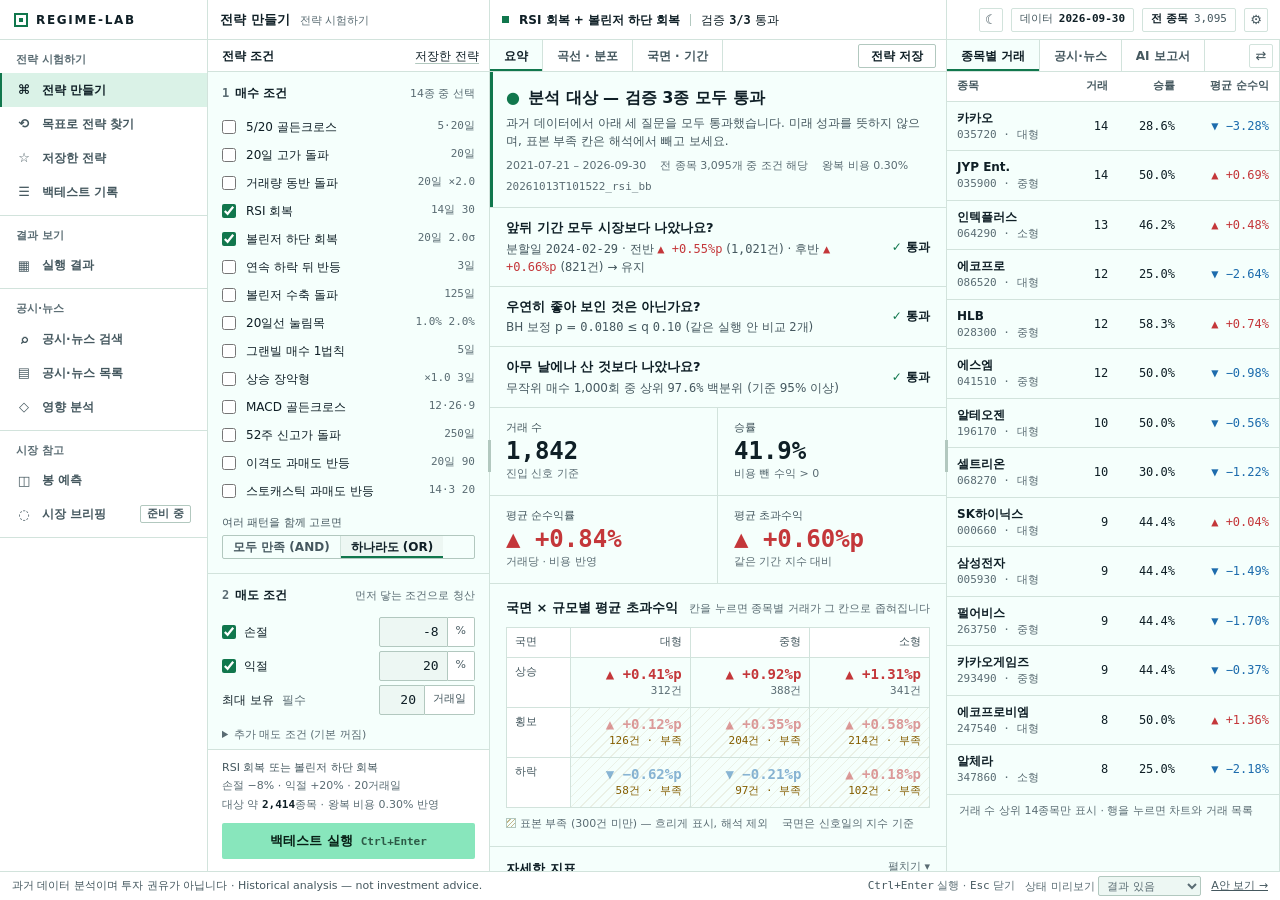
<file: docs/prototype/reform-b-hybrid.html>
<!DOCTYPE html>
<html lang="ko">
<head>
<meta charset="utf-8">
<meta name="viewport" content="width=device-width, initial-scale=1">
<title>regime-lab 개혁안 B — 메뉴 + 시험 작업면</title>
<script>
/* 테마는 첫 그리기 전에 정한다: 저장한 값 → 없으면 기기 설정 */
(function () { var t = null; try { t = JSON.parse(localStorage.getItem('rl.proto.theme')); } catch (e) {}
  document.documentElement.dataset.theme = t || (matchMedia('(prefers-color-scheme: light)').matches ? 'light' : 'dark'); })();
</script>
<style>
/* ==========================================================================
   토큰 — 원본 프로토타입의 각진 터미널 톤 유지, 값은 저장소 design-tokens 기준
   글자 5단계: 11 메타 · 12 본문/표 · 13 입력/질문 · 16 판정/제목 · 24 핵심 지표
   ========================================================================== */
:root {
  --canvas: #0A0E11;
  --surface: #0D1317;
  --control: #152028;
  --hover: #172229;
  --sel: #11241D;
  --line: #1C2730;
  --line-strong: #2A3944;

  --text: #E6EDF2;
  --muted: #9AA9B3;
  --dim: #7C8C97;

  --mint: #88E6BC;
  --mint-ink: #071F16;
  --mint-line: #2D5B47;
  --up: #EF8F8F;
  --down: #8AC4E8;
  --error: #F2A065;
  --amber: #EAC07A;
  --accent: #88E6BC;
  --warn-line: #5B4A2C;
  --err-line: #5E3E28;
  --hatch: rgba(234, 192, 122, .08);
  --hatch-key: rgba(234, 192, 122, .45);
  --prose: #CAD6DE;
  --shadow: 8px 0 24px rgba(0, 0, 0, .45);
  --scrim: rgba(0, 0, 0, .35);
  --shade-up: rgba(239, 143, 143, .07);
  --shade-down: rgba(138, 196, 232, .07);
  --shade-up-key: rgba(239, 143, 143, .25);
  --shade-down-key: rgba(138, 196, 232, .25);
  --band: rgba(154, 169, 179, .22);
  --band-line: rgba(154, 169, 179, .5);
  --band-key: rgba(154, 169, 179, .35);
  color-scheme: dark;

  --r: 2px;
  --h-ctl: 24px;
  --h-in: 30px;
  --h-btn: 36px;

  --sans: "Pretendard", "Malgun Gothic", "Apple SD Gothic Neo", "Segoe UI", system-ui, sans-serif;
  --mono: "JetBrains Mono", "SF Mono", Consolas, ui-monospace, monospace;

  --bar-h: 40px;
  --tab-h: 32px;
  --col1: clamp(264px, 22vw, 320px);
  --col3: clamp(300px, 26vw, 400px);
}

/* 라이트 테마 — 바탕 #F5FFFC. 민트는 실행 버튼 바탕에만, 글자·선 강조는 진한 녹색 */
:root[data-theme="light"] {
  --canvas: #F5FFFC;
  --surface: #FFFFFF;
  --control: #EDF7F3;
  --hover: #E5F3ED;
  --sel: #DAF2E7;
  --line: #D2E3DC;
  --line-strong: #B2C8BF;
  --text: #0F1F26;
  --muted: #45585F;
  --dim: #5A6C73;
  --accent: #11774D;
  --mint-line: #8CCBAE;
  --up: #C4373A;
  --down: #1D6CAD;
  --error: #AE500C;
  --amber: #855E00;
  --warn-line: #D9C08A;
  --err-line: #E3B48F;
  --hatch: rgba(133, 94, 0, .09);
  --hatch-key: rgba(133, 94, 0, .45);
  --prose: #24363E;
  --shadow: 8px 0 24px rgba(15, 31, 38, .14);
  --scrim: rgba(15, 31, 38, .22);
  --shade-up: rgba(196, 55, 58, .07);
  --shade-down: rgba(29, 108, 173, .07);
  --shade-up-key: rgba(196, 55, 58, .25);
  --shade-down-key: rgba(29, 108, 173, .25);
  --band: rgba(69, 88, 95, .16);
  --band-line: rgba(69, 88, 95, .45);
  --band-key: rgba(69, 88, 95, .3);
  color-scheme: light;
}

* { box-sizing: border-box; margin: 0; padding: 0; }
html, body { height: 100%; background: var(--canvas); color: var(--text); }
body { font: 400 12px/1.5 var(--sans); overflow: hidden; -webkit-font-smoothing: antialiased; }
button, input, select { font: inherit; color: inherit; }
button { cursor: pointer; background: none; border: 0; text-align: inherit; }
button:disabled { cursor: not-allowed; }
:focus-visible { outline: 2px solid var(--accent); outline-offset: -2px; }
svg text { font-family: var(--mono); }

.num { font-family: var(--mono); font-variant-numeric: tabular-nums; }
.up { color: var(--up); }
.down { color: var(--down); }
.err { color: var(--error); }
.muted { color: var(--muted); }
.dim { color: var(--dim); }
.sr { position: absolute; width: 1px; height: 1px; overflow: hidden; clip: rect(0 0 0 0); white-space: nowrap; }
.eyebrow { font-size: 11px; font-weight: 700; letter-spacing: .1em; text-transform: uppercase; color: var(--dim); }

/* ---------- 앱 프레임 ---------- */
.app { display: grid; grid-template-rows: var(--bar-h) minmax(0, 1fr) auto; height: 100vh; height: 100dvh; }

/* 상단 맥락 줄: 칸마다 아래 열과 같은 폭 변수를 쓴다. 칸 경계선 = 열 경계선 */
.bar { display: grid; grid-template-columns: var(--gh); background: var(--surface); border-bottom: 1px solid var(--line); min-width: 0; }
.bar > .cell { display: flex; align-items: center; gap: 8px; min-width: 0; height: 100%; padding: 0 12px; border-right: 1px solid var(--line); }
.bar > .cell:last-child { border-right: 0; justify-content: flex-end; }
.bar > .cell.ctx { container-type: inline-size; }

.mark { width: 14px; height: 14px; border: 2px solid var(--accent); position: relative; flex: none; }
.mark::after { content: ""; position: absolute; inset: 3px; background: var(--accent); }
.wordmark { font-size: 12px; font-weight: 800; letter-spacing: .14em; white-space: nowrap; }

/* 상단 줄 컨트롤 — 높이 24 하나로 통일 */
.chip { display: inline-flex; align-items: center; gap: 6px; height: var(--h-ctl); padding: 0 8px; border: 1px solid var(--line); border-radius: var(--r); font-size: 11px; color: var(--muted); white-space: nowrap; flex: none; }
.chip b { color: var(--text); font-weight: 600; }
.ibtn { display: inline-grid; place-items: center; width: var(--h-ctl); height: var(--h-ctl); border: 1px solid var(--line); border-radius: var(--r); color: var(--muted); flex: none; font-size: 13px; line-height: 1; }
.ibtn:hover { color: var(--text); border-color: var(--line-strong); background: var(--hover); }
.only-mid, .only-narrow { display: none !important; }

/* 실행 맥락: 칸 폭이 줄면 우선순위 낮은 것부터 숨긴다 (잘라서 숨기지 않음) */
.run-ctx { display: flex; align-items: center; gap: 10px; min-width: 0; font-size: 12px; white-space: nowrap; }
.run-ctx .name { font-weight: 700; overflow: hidden; text-overflow: ellipsis; min-width: 0; }
.run-ctx .sep { width: 1px; height: 12px; background: var(--line-strong); flex: none; }
.run-ctx [data-pri] { flex: none; }
@container (max-width: 640px) { .run-ctx [data-pri="3"] { display: none; } }
@container (max-width: 480px) { .run-ctx [data-pri="2"] { display: none; } }
@container (max-width: 300px) { .run-ctx [data-pri="1"] { display: none; } }

.dot { width: 7px; height: 7px; flex: none; background: var(--dim); }
.dot.ok { background: var(--accent); }
.dot.run { background: var(--amber); animation: blink 1s steps(2) infinite; }
.dot.bad { background: var(--error); }
@keyframes blink { 50% { opacity: .3; } }
@media (prefers-reduced-motion: reduce) { .dot.run { animation: none; } * { transition: none !important; } }

/* 구획 전환 버튼 (모드·세그먼트) */
.seg { display: inline-flex; border: 1px solid var(--line-strong); border-radius: var(--r); flex: none; }
.seg button { height: calc(var(--h-ctl) - 2px); padding: 0 10px; font-size: 12px; font-weight: 600; color: var(--muted); white-space: nowrap; border-right: 1px solid var(--line); }
.seg button:last-child { border-right: 0; }
.seg button:hover { color: var(--text); background: var(--hover); }
.seg button[aria-pressed="true"], .seg button[aria-selected="true"] { color: var(--text); background: var(--control); box-shadow: inset 0 -2px 0 var(--accent); }

/* ---------- 작업 화면 3열 ---------- */
.wsw { display: grid; grid-template-rows: auto minmax(0, 1fr); min-height: 0; min-width: 0; }
.ws { --g: var(--col1) minmax(0, 1fr) var(--col3); display: grid; grid-template-columns: var(--g); min-height: 0; min-width: 0; }
.pane { display: flex; flex-direction: column; min-width: 0; min-height: 0; border-right: 1px solid var(--line); background: var(--canvas); container-type: inline-size; }
.pane:last-child { border-right: 0; }
.pane-head { display: flex; align-items: stretch; flex: none; height: var(--tab-h); background: var(--surface); border-bottom: 1px solid var(--line); overflow: hidden; }
.tablist { display: flex; flex: 1; min-width: 0; overflow-x: auto; scrollbar-width: none; }
.tablist::-webkit-scrollbar { display: none; }
.pane-head .title { display: flex; align-items: center; padding: 0 14px; font-size: 12px; font-weight: 700; white-space: nowrap; }
.pane-head .aside { margin-left: auto; display: flex; align-items: center; gap: 6px; padding: 0 10px; flex: none; }
.tab { display: flex; align-items: center; padding: 0 14px; font-size: 12px; font-weight: 600; color: var(--muted); white-space: nowrap; border-right: 1px solid var(--line); flex: none; }
.tab:hover { color: var(--text); background: var(--hover); }
.tab[aria-selected="true"] { color: var(--text); background: var(--canvas); box-shadow: inset 0 -2px 0 var(--accent); }
.pane-body { flex: 1; min-height: 0; overflow: auto; }
.pane-foot { flex: none; padding: 10px 14px 12px; border-top: 1px solid var(--line); background: var(--surface); }

.switch { display: none; }

.sec { padding: 12px 14px 14px; border-bottom: 1px solid var(--line); }
.sec:last-child { border-bottom: 0; }
.sec-h { display: flex; align-items: baseline; justify-content: space-between; gap: 8px; margin-bottom: 10px; }
.sec-h h3 { font-size: 12px; font-weight: 700; }
.sec-h h3 .n { font-family: var(--mono); color: var(--dim); margin-right: 6px; }
.sec-h .aside { font-size: 11px; color: var(--dim); }

/* ---------- 입력 ---------- */
.field { display: grid; gap: 4px; min-width: 0; }
.field > label, .field > .lab { font-size: 11px; color: var(--muted); display: flex; justify-content: space-between; gap: 6px; }
.in { width: 100%; min-width: 0; height: var(--h-in); padding: 0 8px; background: var(--control); border: 1px solid var(--line-strong); border-radius: var(--r); font-size: 13px; }
.in:focus { border-color: var(--accent); outline: none; }
.in:disabled { opacity: .4; }
.in[aria-invalid="true"] { border-color: var(--error); }
.in.num { text-align: right; }
.unit { display: flex; align-items: stretch; }
.unit .in { border-top-right-radius: 0; border-bottom-right-radius: 0; }
.unit span { display: grid; place-items: center; padding: 0 8px; border: 1px solid var(--line-strong); border-left: 0; background: var(--surface); font-size: 11px; color: var(--muted); border-radius: 0 var(--r) var(--r) 0; white-space: nowrap; }
.hint { font-size: 11px; color: var(--dim); }
.hint.err { color: var(--error); }
.g2 { display: grid; grid-template-columns: repeat(2, minmax(0, 1fr)); gap: 10px; }

.opt { display: grid; grid-template-columns: 16px minmax(0, 1fr) auto; align-items: center; gap: 8px; min-height: 28px; padding: 0 6px; margin: 0 -6px; cursor: pointer; }
.opt:hover { background: var(--hover); }
.opt input { accent-color: var(--accent); width: 14px; height: 14px; }
.opt .p { font-size: 11px; color: var(--dim); font-family: var(--mono); white-space: nowrap; }
.opt .nm { overflow: hidden; text-overflow: ellipsis; white-space: nowrap; }

.toggles { display: flex; flex-wrap: wrap; gap: 6px; }
.tog { height: 28px; padding: 0 10px; border: 1px solid var(--line-strong); border-radius: var(--r); font-size: 12px; color: var(--muted); }
.tog:hover { color: var(--text); }
.tog[aria-pressed="true"] { color: var(--text); background: var(--sel); border-color: var(--mint-line); }

.switchrow { display: grid; grid-template-columns: minmax(0, 1fr) 96px; align-items: center; gap: 8px; min-height: 34px; }
.switchrow label { display: flex; align-items: center; gap: 8px; font-size: 12px; cursor: pointer; }
.switchrow input[type=checkbox] { accent-color: var(--accent); width: 14px; height: 14px; }

/* ---------- 버튼 ---------- */
.btn { display: inline-flex; align-items: center; justify-content: center; gap: 6px; height: var(--h-in); padding: 0 12px; border: 1px solid var(--line-strong); border-radius: var(--r); background: var(--control); font-size: 12px; font-weight: 600; white-space: nowrap; }
.btn:hover { background: var(--hover); border-color: var(--muted); }
.btn.quiet { background: transparent; }
.btn.danger { color: var(--error); }
.btn-primary { display: flex; align-items: center; justify-content: center; gap: 8px; width: 100%; height: var(--h-btn); border-radius: var(--r); background: var(--mint); color: var(--mint-ink); font-size: 13px; font-weight: 800; }
.btn-primary:hover { filter: brightness(1.06); }
.btn-primary:disabled { background: var(--control); color: var(--dim); filter: none; }
.btn-primary kbd { font: 600 11px var(--mono); opacity: .7; }
.link { color: var(--text); text-decoration: underline; text-decoration-color: var(--line-strong); text-underline-offset: 3px; font-size: 12px; }
.link:hover { text-decoration-color: var(--text); }

.tag { display: inline-flex; align-items: center; gap: 4px; height: 18px; padding: 0 6px; border: 1px solid var(--line-strong); border-radius: var(--r); font-size: 11px; color: var(--muted); white-space: nowrap; }
.tag.ok { color: var(--accent); border-color: var(--mint-line); }
.tag.warn { color: var(--amber); border-color: var(--warn-line); }
.tag.err { color: var(--error); border-color: var(--err-line); }

/* ---------- 표 ---------- */
.tbl-wrap { overflow-x: auto; }
.tbl { width: 100%; border-collapse: collapse; font-size: 12px; }
.tbl th { position: sticky; top: 0; z-index: 1; background: var(--surface); padding: 6px 10px; border-bottom: 1px solid var(--line); font-size: 11px; font-weight: 600; color: var(--muted); text-align: left; white-space: nowrap; }
.tbl td { padding: 7px 10px; border-bottom: 1px solid var(--line); white-space: nowrap; }
.tbl .r { text-align: right; }
.tbl td.wrap { white-space: normal; min-width: 180px; }
.tbl tr.act { cursor: pointer; }
.tbl tr.act:hover td { background: var(--hover); }
.tbl tr[aria-selected="true"] td { background: var(--sel); }
.tbl tr[aria-selected="true"] td:first-child { box-shadow: inset 2px 0 0 var(--accent); }

/* ---------- 결과: 판정 · 질문형 검증 · 지표 ---------- */
.verdict { padding: 14px 16px 12px; border-bottom: 1px solid var(--line); box-shadow: inset 3px 0 0 var(--accent); }
.verdict.no { box-shadow: inset 3px 0 0 var(--line-strong); }
.verdict h2 { font-size: 16px; font-weight: 700; display: flex; align-items: center; gap: 8px; }
.verdict p { margin-top: 4px; color: var(--muted); max-width: 72ch; }
.verdict .meta { margin-top: 8px; display: flex; flex-wrap: wrap; gap: 4px 14px; font-size: 11px; color: var(--dim); }

.checks { border-bottom: 1px solid var(--line); }
.check { display: grid; grid-template-columns: minmax(0, 1fr) auto; gap: 2px 16px; padding: 10px 16px; border-top: 1px solid var(--line); }
.check:first-child { border-top: 0; }
.check .q { font-size: 13px; font-weight: 600; }
.check .ev { color: var(--muted); }
.check .st { grid-column: 2; grid-row: 1 / 3; align-self: center; font-size: 12px; font-weight: 700; white-space: nowrap; }
.check .st.pass::before { content: "✓ "; color: var(--accent); }
.check .st.fail { color: var(--error); }
.check .st.fail::before { content: "✕ "; }

.kpis { display: grid; grid-template-columns: repeat(4, minmax(0, 1fr)); border-bottom: 1px solid var(--line); }
.kpi { padding: 12px 16px; border-right: 1px solid var(--line); min-width: 0; }
.kpi:last-child { border-right: 0; }
.kpi .k { font-size: 11px; color: var(--muted); }
.kpi .v { font: 700 24px/1.25 var(--mono); font-variant-numeric: tabular-nums; white-space: nowrap; }
.kpi .s { font-size: 11px; color: var(--dim); }
@container (max-width: 560px) {
  .kpis { grid-template-columns: repeat(2, minmax(0, 1fr)); }
  .kpi:nth-child(2) { border-right: 0; }
  .kpi:nth-child(-n+2) { border-bottom: 1px solid var(--line); }
}

.block { padding: 14px 16px; border-bottom: 1px solid var(--line); }
.block-h { display: flex; justify-content: space-between; align-items: baseline; gap: 10px; margin-bottom: 10px; flex-wrap: wrap; }
.block-h h3 { font-size: 13px; font-weight: 700; }
.block-h .aside { font-size: 11px; color: var(--dim); }

/* 국면 × 규모 */
.mx { display: grid; grid-template-columns: 64px repeat(3, minmax(0, 1fr)); border-top: 1px solid var(--line); border-left: 1px solid var(--line); }
.mx > * { border-right: 1px solid var(--line); border-bottom: 1px solid var(--line); min-width: 0; }
.mx .h { padding: 6px 8px; font-size: 11px; color: var(--muted); background: var(--surface); }
.mx .h.c { text-align: right; }
.mx .cell { display: flex; flex-direction: column; align-items: flex-end; justify-content: center; gap: 1px; padding: 8px; min-height: 50px; }
.mx .cell:hover { background: var(--hover); }
.mx .cell .v { font: 600 14px var(--mono); font-variant-numeric: tabular-nums; }
.mx .cell .n { font: 400 11px var(--mono); color: var(--dim); }
.mx .cell.thin { background-image: repeating-linear-gradient(135deg, transparent 0 6px, var(--hatch) 6px 7px); }
.mx .cell.thin .v { opacity: .5; }
.mx .cell.thin .n { color: var(--amber); }
.mx .cell[aria-pressed="true"] { background-color: var(--sel); box-shadow: inset 0 0 0 1px var(--accent); }
.legend { display: flex; flex-wrap: wrap; gap: 4px 14px; margin-top: 8px; font-size: 11px; color: var(--dim); }
.legend i { display: inline-block; width: 10px; height: 10px; vertical-align: -1px; margin-right: 4px; border: 1px solid var(--line-strong); }
.legend i.hatch { background: repeating-linear-gradient(135deg, transparent 0 2px, var(--hatch-key) 2px 3px); }

details.more > summary { list-style: none; cursor: pointer; padding: 12px 16px; font-size: 13px; font-weight: 700; display: flex; justify-content: space-between; border-bottom: 1px solid var(--line); }
details.more > summary::-webkit-details-marker { display: none; }
details.more > summary::after { content: "펼치기 ▾"; font-size: 11px; font-weight: 400; color: var(--dim); }
details.more[open] > summary::after { content: "접기 ▴"; }

/* ---------- 상태 ---------- */
.state { padding: 32px 20px; max-width: 520px; }
.state h2 { font-size: 16px; font-weight: 700; display: flex; align-items: center; gap: 8px; }
.state p { margin-top: 6px; color: var(--muted); }
.state .actions { margin-top: 14px; display: flex; gap: 8px; flex-wrap: wrap; }
.steps { margin-top: 16px; display: grid; gap: 6px; }
.step { display: grid; grid-template-columns: 18px minmax(0, 1fr) auto; gap: 8px; align-items: center; font-size: 12px; color: var(--dim); }
.step.done { color: var(--muted); }
.step.done::before { content: "✓"; color: var(--accent); }
.step.now { color: var(--text); font-weight: 600; }
.step.now::before { content: "▸"; color: var(--amber); }
.step.todo::before { content: "·"; }
.meter { height: 4px; background: var(--control); margin-top: 14px; }
.meter > i { display: block; height: 100%; background: var(--amber); transition: width .3s; }

.notice { padding: 8px 12px; border: 1px solid var(--line); border-left: 2px solid var(--line-strong); color: var(--muted); font-size: 11px; }
.notice.fixed { border-left-color: var(--amber); color: var(--text); }

.filter { display: flex; align-items: center; gap: 8px; padding: 8px 12px; border-bottom: 1px solid var(--line); background: var(--surface); font-size: 11px; color: var(--muted); }
.filter b { color: var(--text); font-weight: 600; }

/* ---------- 문서 목록 ---------- */
.doc { display: block; width: 100%; padding: 10px 14px; border-bottom: 1px solid var(--line); }
button.doc:hover { background: var(--hover); }
.doc[aria-selected="true"] { background: var(--sel); box-shadow: inset 2px 0 0 var(--accent); }
.doc .t { font-size: 13px; font-weight: 600; line-height: 1.45; }
.doc .m { margin-top: 3px; display: flex; flex-wrap: wrap; gap: 2px 10px; font-size: 11px; color: var(--dim); }

.prose { padding: 16px; font-size: 13px; line-height: 1.75; color: var(--prose); max-width: 72ch; }
.prose p + p { margin-top: 10px; }
.prose b { color: var(--text); }

/* ---------- 차트 ---------- */
.chart { width: 100%; height: auto; display: block; }
.chart .axis { stroke: var(--line-strong); stroke-width: 1; }
.chart .grid { stroke: var(--line); stroke-width: 1; }
.chart text { fill: var(--dim); font-size: 11px; }

/* ---------- 바닥 줄 ---------- */
.foot { display: flex; align-items: center; justify-content: space-between; gap: 12px; min-height: 26px; padding: 4px 12px; background: var(--surface); border-top: 1px solid var(--line); font-size: 11px; color: var(--dim); }
.foot .disc { color: var(--muted); }
.foot .tools { display: flex; align-items: center; gap: 10px; flex: none; }
.foot select { height: 20px; background: var(--control); border: 1px solid var(--line-strong); border-radius: var(--r); font-size: 11px; padding: 0 4px; }
.foot a { color: var(--muted); }
.kbd { font-family: var(--mono); color: var(--muted); }

/* ---------- 넓은 화면 아래: 조건 열을 서랍으로 ---------- */
.scrim { display: none; }
@media (min-width: 1024px) and (max-width: 1279px) {
  .only-mid { display: inline-flex !important; }
  .ws { --g: minmax(0, 1fr) var(--col3); }
  .ws > .pane.p1 { position: fixed; z-index: 30; top: var(--bar-h); bottom: 0; left: var(--drawer-left, 0); width: 320px; transform: translateX(-110%); transition: transform .16s ease; box-shadow: var(--shadow); border-right: 1px solid var(--line-strong); }
  .drawer-open .ws > .pane.p1 { transform: none; }
  .drawer-open .scrim { display: block; position: fixed; inset: var(--bar-h) 0 0 0; z-index: 25; background: var(--scrim); }
}

/* ---------- 좁은 화면: 한 열 + 조건/결과/근거 전환 ---------- */
@media (max-width: 1023px) {
  .only-narrow { display: inline-flex !important; }
  .hide-narrow { display: none !important; }
  .switch { display: grid; grid-template-columns: repeat(3, minmax(0, 1fr)); background: var(--surface); border-bottom: 1px solid var(--line); }
  .switch button { height: 36px; font-size: 12px; font-weight: 600; color: var(--muted); border-right: 1px solid var(--line); text-align: center; }
  .switch button:last-child { border-right: 0; }
  .switch button[aria-selected="true"] { color: var(--text); box-shadow: inset 0 -2px 0 var(--accent); background: var(--canvas); }
  .ws { --g: minmax(0, 1fr); }
  .ws > .pane { display: none; border-right: 0; }
  .ws > .pane.on { display: flex; }
  .foot .tools .hide-narrow { display: none; }
}
@media (max-width: 560px) {
  .foot { flex-direction: column; align-items: flex-start; gap: 2px; }
  .mx { grid-template-columns: 48px repeat(3, minmax(0, 1fr)); }
  .mx .cell { padding: 6px; }
  .mx .cell .v { font-size: 12px; }
}

/* ---------- 알림 ---------- */
#toast { position: fixed; right: 16px; bottom: 40px; z-index: 60; max-width: min(380px, calc(100vw - 32px)); padding: 10px 12px; background: var(--control); border: 1px solid var(--line-strong); border-left: 2px solid var(--accent); border-radius: var(--r); font-size: 12px; box-shadow: var(--shadow); }
#toast[hidden] { display: none; }
@media (min-width: 1024px) and (max-width: 1279px) { .hide-mid { display: none !important; } }


/* ==========================================================================
   B안 셸 — 왼쪽 메뉴(E18 4묶음) 고정 + 전략 시험만 3열 작업면 + 나머지는 화면 성격대로
   작업면: 중앙 ↔ 오른쪽 자리 바꾸기, 경계선 끌어서 열 너비 조절
   ========================================================================== */
.app { --rail-w: 208px; --drawer-left: var(--rail-w); }

.bar { grid-template-columns: var(--gh); }
.app.k-ws { --gh: var(--rail-w) var(--col1) minmax(0, 1fr) var(--col3); }
.app.k-focus { --gh: var(--rail-w) minmax(0, 1fr) var(--col3); }
.app.k-page { --gh: var(--rail-w) minmax(0, 1fr) auto; }
.app.k-page.k-alignr { --gh: var(--rail-w) minmax(0, 1fr) var(--col3); }   /* 오른쪽 열이 col3 폭인 화면: 상태 칸도 그 열에 맞춘다 */
.bar .brand { padding: 0 14px; }
.page-title { display: flex; align-items: baseline; gap: 10px; min-width: 0; white-space: nowrap; }
.page-title h1 { font-size: 13px; font-weight: 700; }
.page-title .sub { font-size: 11px; color: var(--dim); overflow: hidden; text-overflow: ellipsis; }

.body { display: grid; grid-template-columns: var(--rail-w) minmax(0, 1fr); min-height: 0; position: relative; }
.main { grid-column: 2; display: grid; min-height: 0; min-width: 0; }
.rail { grid-column: 1; grid-row: 1; min-height: 0; display: flex; flex-direction: column; background: var(--surface); border-right: 1px solid var(--line); overflow: hidden auto; z-index: 40; }
.ngroup { padding: 6px 0; border-bottom: 1px solid var(--line); }
.ngroup h2 { padding: 6px 16px 4px; font-size: 11px; font-weight: 700; color: var(--dim); white-space: nowrap; }
.nav { display: grid; grid-template-columns: 16px minmax(0, 1fr) auto; align-items: center; gap: 10px; height: 34px; padding: 0 16px; color: var(--muted); font-size: 12px; font-weight: 600; text-decoration: none; white-space: nowrap; }
.nav:hover { color: var(--text); background: var(--hover); }
.nav .ic { text-align: center; font-size: 13px; line-height: 1; }
.nav .lb { overflow: hidden; text-overflow: ellipsis; }
.nav[aria-current="page"] { color: var(--text); background: var(--sel); box-shadow: inset 2px 0 0 var(--accent); }

.ws.ws2 { --g: var(--g2); }
.page { display: flex; flex-direction: column; min-height: 0; min-width: 0; }
.page .pane-body .inner { max-width: 880px; }

/* ---------- 경계선 조절바 ---------- */
.ws { position: relative; }
.split { position: absolute; top: 0; bottom: 0; width: 9px; z-index: 6; cursor: col-resize; touch-action: none; }
.split.s1 { left: calc(var(--col1) - 5px); }
.split.s2 { right: calc(var(--col3) - 4px); }
.split::before { content: ""; position: absolute; top: 0; bottom: 0; left: 4px; width: 1px; }
.split::after { content: ""; position: absolute; top: 50%; left: 3px; width: 3px; height: 32px; margin-top: -16px; background: var(--line-strong); }
.split:hover::before, .split:focus-visible::before, .split.drag::before { left: 3px; width: 3px; background: var(--accent); opacity: .55; }
.split:hover::after, .split:focus-visible::after, .split.drag::after { background: var(--accent); }
.split:focus-visible { outline: none; }
.split .tip { display: none; position: absolute; top: 10px; left: 12px; padding: 2px 6px; background: var(--surface); border: 1px solid var(--line-strong); border-radius: var(--r); font: 600 11px var(--mono); color: var(--text); white-space: nowrap; pointer-events: none; }
.split.s2 .tip { left: auto; right: 12px; }
.split.drag .tip, .split:focus-visible .tip { display: block; }
body.resizing, body.resizing * { cursor: col-resize !important; user-select: none !important; }
body.focus .split.s1 { display: none; }
@media (max-width: 1279px) { .split.s1 { display: none; } }

.swap-btn[aria-pressed="true"] { color: var(--accent); border-color: var(--mint-line); }

@media (min-width: 1024px) {
  body.focus .ws { --g: minmax(0, 1fr) var(--col3); }
  body.focus .ws > .pane.p1 { position: fixed; z-index: 30; top: var(--bar-h); bottom: 0; left: var(--drawer-left); width: 340px; transform: translateX(-110%); transition: transform .16s ease; box-shadow: var(--shadow); border-right: 1px solid var(--line-strong); }
  body.focus.drawer-open .ws > .pane.p1 { transform: none; }
  body.focus.drawer-open .scrim { display: block; position: fixed; inset: var(--bar-h) 0 0 0; z-index: 25; background: var(--scrim); }
}
@media (min-width: 1024px) and (max-width: 1279px) {
  .app.k-ws { --gh: var(--rail-w) minmax(0, 1fr) var(--col3); }
  .app.k-ws .bar .c1title { display: none; }
}
@media (max-width: 1023px) {
  .app { --rail-w: 0px; }
  .app.k-ws, .app.k-focus, .app.k-page, .app.k-page.k-alignr { --gh: auto minmax(0, 1fr) auto; }
  .bar .c1title { display: none; }
  .bar .brand { padding: 0 8px; }
  .body { grid-template-columns: minmax(0, 1fr); }
  .main { grid-column: 1; }
  .rail { position: fixed; top: var(--bar-h); bottom: 0; left: 0; width: 240px; transform: translateX(-105%); transition: transform .16s ease; box-shadow: var(--shadow); }
  body.nav-open .rail { transform: none; }
  body.nav-open .scrim { display: block; position: fixed; inset: var(--bar-h) 0 0 0; z-index: 35; background: var(--scrim); }
  .ws.ws2 { --g: minmax(0, 1fr); }
  .page-title .sub { display: none; }
  .split, .swap-btn { display: none !important; }
}
</style>
</head>
<body>
<div class="app" id="app">
  <header class="bar" id="bar"></header>
  <div class="body">
    <nav class="rail" id="rail" aria-label="주 메뉴"></nav>
    <div class="main" id="main"></div>
  </div>
  <footer class="foot" id="foot"></footer>
</div>
<div class="scrim" data-act="closeAll"></div>
<div id="toast" role="status" aria-live="polite" hidden></div>

<script>
'use strict';
/* ==========================================================================
   공통 — 예시 데이터 · 상태 · 화면 조각 렌더러 · 이벤트 위임
   수치 기준은 engine/config/default.yaml (표본 부족 300건, 무작위 1,000회·95%, FDR q 0.10,
   분할일 2024-02-29, 왕복 비용 0.30%, 청산 기본 −8/20/20, 탐색 후보 상한 200·최소 거래 300)
   ========================================================================== */

/* ---------- 유틸 ---------- */
const $ = (s, r = document) => r.querySelector(s);
const $$ = (s, r = document) => [...r.querySelectorAll(s)];
const int = (n) => Math.round(n).toLocaleString('ko-KR');
const sgn = (n, d = 2, u = '%') => `${n > 0 ? '+' : n < 0 ? '−' : ''}${Math.abs(n).toFixed(d)}${u}`;
const tone = (n) => (n > 0 ? 'up' : n < 0 ? 'down' : '');
const arrow = (n) => (n > 0 ? '▲' : n < 0 ? '▼' : '');
const signed = (n, d = 2, u = '%') => `<span class="num ${tone(n)}"><span aria-hidden="true">${arrow(n)} </span>${sgn(n, d, u)}</span>`;
const esc = (s) => String(s).replace(/[&<>"]/g, (c) => ({ '&': '&amp;', '<': '&lt;', '>': '&gt;', '"': '&quot;' }[c]));
function rng(seed) { return () => { seed |= 0; seed = (seed + 0x6D2B79F5) | 0; let t = Math.imul(seed ^ (seed >>> 15), 1 | seed); t = (t + Math.imul(t ^ (t >>> 7), 61 | t)) ^ t; return ((t ^ (t >>> 14)) >>> 0) / 4294967296; }; }
function gauss(r) { let u = 0, v = 0; while (!u) u = r(); while (!v) v = r(); return Math.sqrt(-2 * Math.log(u)) * Math.cos(2 * Math.PI * v); }

/* ---------- 설정·메타 (설정 파일·데이터에서 온 값으로 취급) ---------- */
const META = {
  dataStart: '2021-07-21', dataEnd: '2026-09-30', tickers: 3095,
  minCell: 300, randomIter: 1000, randomPass: 95, fdrQ: 0.10, splitDate: '2024-02-29', cost: 0.30,
  limits: { stop: [-50, -1], tp: [1, 200], hold: [1, 250], trail: [-50, -1], be: [1, 100], ma: [5, 250] },
  search: { maxCand: 200, secPer: 2.5, minTrades: 300, minTradesLim: [30, 5000], targetWin: 40,
    axes: { stop: [-3, -5, -8, -10, -15, -20, null], tp: [5, 10, 15, 20, 30, 50, null], hold: [3, 5, 10, 20, 40, 60] } },
  fixedForecast: '과거 데이터로 계산한 통계적 예상 범위이며 실제 가격 전망이나 매매 신호가 아닙니다.',
  disclaimer: '과거 데이터 분석이며 투자 권유가 아닙니다 · Historical analysis — not investment advice.',
};

const PATTERNS = [
  ['ma_cross_5_20', '5/20 골든크로스', '5·20일'], ['breakout_20d', '20일 고가 돌파', '20일'],
  ['breakout_vol', '거래량 동반 돌파', '20일 ×2.0'], ['rsi_rebound', 'RSI 회복', '14일 30'],
  ['bb_lower_recover', '볼린저 하단 회복', '20일 2.0σ'], ['three_down_up', '연속 하락 뒤 반등', '3일'],
  ['bb_squeeze_break', '볼린저 수축 돌파', '125일'], ['pullback_ma20', '20일선 눌림목', '1.0% 2.0%'],
  ['granville_buy1', '그랜빌 매수 1법칙', '5일'], ['engulfing', '상승 장악형', '×1.0 3일'],
  ['macd_cross', 'MACD 골든크로스', '12·26·9'], ['high_52w', '52주 신고가 돌파', '250일'],
  ['disparity_rebound', '이격도 과매도 반등', '20일 90'], ['stochastic_rebound', '스토캐스틱 과매도 반등', '14·3 20'],
].map(([id, name, p]) => ({ id, name, p }));
const PNAME = Object.fromEntries(PATTERNS.map((p) => [p.id, p.name]));

/* 시장 국면 (지수 기준, 신호일 값) */
const REGIMES = [
  ['2021-07-21', '2021-11-30', '횡보'], ['2021-12-01', '2022-10-31', '하락'], ['2022-11-01', '2023-07-31', '상승'],
  ['2023-08-01', '2024-01-31', '횡보'], ['2024-02-01', '2024-07-31', '상승'], ['2024-08-01', '2025-03-31', '하락'],
  ['2025-04-01', '2026-09-30', '상승'],
];
const regimeOf = (d) => (REGIMES.find(([a, b]) => d >= a && d <= b) || [])[2] || '국면 없음';

const DAYS = (() => { const out = []; const d = new Date(META.dataStart + 'T00:00:00Z'); const end = new Date(META.dataEnd + 'T00:00:00Z');
  while (d <= end) { const w = d.getUTCDay(); if (w && w < 6) out.push(d.toISOString().slice(0, 10)); d.setUTCDate(d.getUTCDate() + 1); } return out; })();

/* 국면 × 규모: 평균 초과수익(%p)과 거래 수. 300건 미만은 표본 부족 */
const MX = {
  rows: ['상승', '횡보', '하락'], cols: ['대형', '중형', '소형'],
  v: { 상승: [[0.41, 312], [0.92, 388], [1.31, 341]], 횡보: [[0.12, 126], [0.35, 204], [0.58, 214]], 하락: [[-0.62, 58], [-0.21, 97], [0.18, 102]] },
};

const STOCKS = [
  ['247540', '에코프로비엠', '대형', 0.9], ['196170', '알테오젠', '대형', 0.7], ['000660', 'SK하이닉스', '대형', 0.8],
  ['086520', '에코프로', '대형', 0.4], ['005930', '삼성전자', '대형', 0.3], ['068270', '셀트리온', '대형', 0.5],
  ['035720', '카카오', '대형', -0.6], ['028300', 'HLB', '중형', -0.4], ['263750', '펄어비스', '중형', 0.2],
  ['293490', '카카오게임즈', '중형', 0.1], ['041510', '에스엠', '중형', -0.9], ['035900', 'JYP Ent.', '중형', -0.7],
  ['064290', '인텍플러스', '소형', 1.2], ['347860', '알체라', '소형', -1.1],
].map(([code, name, size, m], i) => {
  const r = rng(101 + i * 7); const n = 8 + Math.floor(r() * 7); const trades = [];
  for (let k = 0; k < n; k++) {
    const ei = 260 + Math.floor(r() * (DAYS.length - 300)); let ret = m - 1.2 + gauss(r) * 6; let reason = '최대 보유'; let hold = 20;
    if (ret >= 20) { ret = 20; reason = '익절'; hold = 4 + Math.floor(r() * 14); }
    else if (ret <= -8) { ret = -8 - r() * 0.7; reason = '손절'; hold = 2 + Math.floor(r() * 15); }
    const xi = Math.min(ei + hold, DAYS.length - 1);
    trades.push({ entry: DAYS[ei], exit: DAYS[xi], ei, xi, hold, reason, net: ret - META.cost, regime: regimeOf(DAYS[ei]), size });
  }
  trades.sort((a, b) => (a.entry < b.entry ? 1 : -1));
  return { code, name, size, trades, seed: 900 + i };
});

/* 실행 전체 거래(1,842건) — 곡선·분포·핵심 지표를 같은 표본에서 계산 */
const RUN_TRADES = (() => { const r = rng(7); const out = [];
  for (let i = 0; i < 1842; i++) { let ret = r() < 0.42 ? 0.3 + Math.abs(gauss(r)) * 6.5 : 0.3 - Math.abs(gauss(r)) * 3.2; if (ret >= 20) ret = 20; if (ret <= -8) ret = -8 - r() * 0.6; out.push(ret - META.cost); }
  return out; })();
const RUN_STATS = (() => { const a = RUN_TRADES; const wins = a.filter((x) => x > 0); const loss = a.filter((x) => x <= 0); const s = [...a].sort((x, y) => x - y);
  const mean = (v) => v.reduce((p, c) => p + c, 0) / v.length;
  return { n: a.length, win: (wins.length / a.length) * 100, avg: mean(a), median: s[Math.floor(s.length / 2)], payoff: mean(wins) / Math.abs(mean(loss)) }; })();

const RUNS = [
  { id: '20261013T101522_rsi_bb', name: 'RSI 회복 + 볼린저 하단 회복', at: '2026-10-13 10:15', n: 1842, win: RUN_STATS.win, target: true, state: '완료' },
  { id: '20261012T121528_ui_check', name: '5/20 골든크로스', at: '2026-10-12 12:15', n: 2410, win: 38.9, target: false, state: '완료' },
  { id: '20261011T174402_high52', name: '52주 신고가 돌파', at: '2026-10-11 17:44', n: 1266, win: 40.3, target: false, state: '완료' },
  { id: '20261011T093015_vol', name: '거래량 동반 돌파', at: '2026-10-11 09:30', n: 0, win: 0, target: false, state: '실패' },
  { id: '20261010T151247_pullback', name: '20일선 눌림목', at: '2026-10-10 15:12', n: 3021, win: 42.6, target: false, state: '완료' },
];

const PRESETS = [
  { name: 'RSI 회복 + 볼린저 하단 회복', saved: '2026-10-13', pats: ['rsi_rebound', 'bb_lower_recover'], combine: 'OR', exits: '손절 −8% · 익절 20% · 20거래일', uni: '코스피·코스닥 · 전 규모 · 5억 원' },
  { name: '눌림목 보수형', saved: '2026-10-10', pats: ['pullback_ma20'], combine: 'AND', exits: '손절 −5% · 익절 10% · 10거래일 · 본전 스톱 5%', uni: '코스피 · 대형·중형 · 20억 원' },
  { name: '신고가 추세', saved: '2026-10-08', pats: ['high_52w', 'breakout_vol'], combine: 'AND', exits: '손절 −8% · 트레일링 −12% · 40거래일', uni: '코스닥 · 전 규모 · 10억 원' },
];

const DOCS = [
  ['OpenDART', '247540', '에코프로비엠', '단일판매ㆍ공급계약체결', '2024-03-08T14:22:00+09:00'],
  ['뉴스', '247540', '에코프로비엠', '에코프로비엠, 양극재 장기 공급계약 공시', '2024-03-08T15:02:00+09:00'],
  ['뉴스', '247540', '에코프로비엠', '에코프로비엠 공급계약 소식에 2차전지 소재주 동반 관심', '2024-03-08T16:40:00+09:00'],
  ['OpenDART', '247540', '에코프로비엠', '임원ㆍ주요주주특정증권등소유상황보고서', '2024-03-05T17:11:00+09:00'],
  ['OpenDART', '196170', '알테오젠', '주요사항보고서(유상증자결정)', '2024-02-27T16:30:00+09:00'],
  ['뉴스', '000660', 'SK하이닉스', 'SK하이닉스, 신규 생산시설 투자 계획 발표', '2024-03-07T09:12:00+09:00'],
  ['OpenDART', '000660', 'SK하이닉스', '신규시설투자등', '2024-03-07T08:45:00+09:00'],
  ['OpenDART', '028300', 'HLB', '투자판단관련주요경영사항', '2024-03-12T18:05:00+09:00'],
  ['뉴스', '086520', '에코프로', '에코프로 그룹주, 공급계약 공시 이후 거래대금 증가', '2024-03-11T11:20:00+09:00'],
  ['OpenDART', '005930', '삼성전자', '분기보고서 (2023.12)', '2024-03-12T15:58:00+09:00'],
].map(([src, code, company, title, at], i) => ({ i, src, code, company, title, at, kst: at.slice(0, 16).replace('T', ' ') }));

/* ---------- 상태 ---------- */
const S = {
  run: 'ok',            // ok · no(분석 대상 아님) · none · running · error
  resTab: 'summary',    // summary · curve · regime
  insTab: 'stocks',     // stocks · docs · report
  stock: null, cell: null, trade: null,
  progress: 0, cancelled: false,
  runName: 'RSI 회복 + 볼린저 하단 회복',
  b: { pats: new Set(['rsi_rebound', 'bb_lower_recover']), combine: 'OR', stopOn: true, stop: -8, tpOn: true, tp: 20, hold: 20,
    trailOn: false, trail: -12, beOn: false, be: 7, maOn: false, ma: 20, mk: new Set(['KOSPI', 'KOSDAQ']), sz: new Set(['대형', '중형', '소형']), minVal: 5, name: '' },
  q: { win: META.search.targetWin, minTrades: META.search.minTrades, pats: new Set(['rsi_rebound', 'bb_lower_recover']), stop: new Set([-5, -8, -10]), tp: new Set([10, 20]), hold: new Set([10, 20]), combine: new Set(['OR']), ran: false, sel: null },
  docQ: '', docSel: 0, docSrc: 'all',
  presetDel: null, toast: '',
  fc: { code: '247540', tf: '1h' },
};

/* ---------- 이벤트 위임 ---------- */
const ACT = {};
const on = (name, fn) => { ACT[name] = fn; };
let paint = () => {};             // 화면안이 정의한다 (영역 다시 그리기)
const setPaint = (fn) => { paint = fn; };

document.addEventListener('click', (e) => {
  const el = e.target.closest('[data-act]'); if (!el || el.disabled) return;
  const fn = ACT[el.dataset.act]; if (fn) { fn(el, e); }
});
document.addEventListener('keydown', (e) => {
  const t = e.target;
  if (t.getAttribute && t.getAttribute('role') === 'tab' && ['ArrowLeft', 'ArrowRight', 'Home', 'End'].includes(e.key)) {
    const list = $$('[role=tab]', t.closest('[role=tablist]')); let i = list.indexOf(t);
    i = e.key === 'Home' ? 0 : e.key === 'End' ? list.length - 1 : (i + (e.key === 'ArrowRight' ? 1 : -1) + list.length) % list.length;
    list[i].focus(); list[i].click(); e.preventDefault();
  }
  if ((e.ctrlKey || e.metaKey) && e.key === 'Enter') { e.preventDefault(); if (ACT.run) ACT.run(); }
  if (e.key === 'Escape' && ACT.escape) ACT.escape();
});
function keepFocus(fn) {   // 다시 그린 뒤 같은 id 요소로 초점 복귀
  const id = document.activeElement && document.activeElement.id; fn();
  if (id) { const el = document.getElementById(id); if (el) el.focus(); }
}

/* ---------- 공통 조각 ---------- */
function tabs(group, items, cur, label) {
  return `<div class="tablist" role="tablist" aria-label="${label}">${items.map(([k, t]) =>
    `<button class="tab" role="tab" id="tab-${group}-${k}" aria-selected="${k === cur}" tabindex="${k === cur ? 0 : -1}" data-act="tab" data-g="${group}" data-k="${k}">${t}</button>`).join('')}</div>`;
}
on('tab', (el) => { S[el.dataset.g] = el.dataset.k; if (el.dataset.g === 'insTab') { S.stock = null; } keepFocus(() => paint()); });

/* ---------- 상단 줄: 실행 맥락 · 데이터 상태 ---------- */
function runCtx() {
  if (S.run === 'none') return `<div class="run-ctx"><span class="dot"></span><span class="name muted">실행한 전략 없음</span></div>`;
  if (S.run === 'running') return `<div class="run-ctx" aria-live="polite"><span class="dot run"></span><span class="name">${esc(S.runName)}</span><span class="sep" data-pri="2"></span><span class="num" data-pri="2">실행 중 ${Math.round(S.progress)}%</span></div>`;
  if (S.run === 'error') return `<div class="run-ctx"><span class="dot bad"></span><span class="name">${esc(S.runName)}</span><span class="sep" data-pri="1"></span><span class="err" data-pri="1">실행 실패</span></div>`;
  const pass = S.run === 'ok' ? 3 : 2;
  return `<div class="run-ctx" title="${RUNS[0].id}">
    <span class="dot ok"></span><span class="name">${esc(S.runName)}</span>
    <span class="sep" data-pri="3"></span><span class="num muted" data-pri="3">${META.dataStart} – ${META.dataEnd}</span>
    <span class="sep" data-pri="2"></span><span class="num" data-pri="2">${int(RUN_STATS.n)}건</span>
    <span class="sep" data-pri="1"></span><span data-pri="1" class="${pass === 3 ? '' : 'err'}">검증 <b class="num">${pass}/3</b> ${pass === 3 ? '통과' : '— 분석 대상 아님'}</span>
  </div>`;
}
function dataStatus() {
  return `<span class="chip hide-narrow" title="시세 데이터 마지막 거래일"><span class="hide-mid">데이터</span><b class="num">${META.dataEnd}</b></span>
    <span class="chip hide-narrow" title="종목 범위"><b>전 종목</b><span class="num">${int(META.tickers)}</span></span>
    <button class="ibtn" data-act="settings" aria-label="설정" title="설정">⚙</button>`;
}
on('settings', () => toast('설정: 언어(한국어/English) · AI 보고서 키 · 데이터 정보 — 프로토타입에서는 열지 않습니다.'));

/* ---------- 1열: 전략 만들기 ---------- */
function validate() {
  const b = S.b, L = META.limits, err = {};
  const chk = (k, on, v) => { if (!on) return; if (v === '' || Number.isNaN(+v)) err[k] = '값을 입력하세요'; else if (+v < L[k][0] || +v > L[k][1]) err[k] = `${L[k][0]} ~ ${L[k][1]} 사이로 입력하세요`; };
  chk('stop', b.stopOn, b.stop); chk('tp', b.tpOn, b.tp); chk('hold', true, b.hold); chk('trail', b.trailOn, b.trail); chk('be', b.beOn, b.be); chk('ma', b.maOn, b.ma);
  if (!b.pats.size) err.pats = '패턴을 하나 이상 고르세요';
  if (!b.mk.size) err.mk = '시장을 하나 이상 고르세요';
  if (!b.sz.size) err.sz = '규모를 하나 이상 고르세요';
  return err;
}
function estimate() {
  const b = S.b; const mk = (b.mk.has('KOSPI') ? 0.36 : 0) + (b.mk.has('KOSDAQ') ? 0.64 : 0);
  const sz = (b.sz.has('대형') ? 0.2 : 0) + (b.sz.has('중형') ? 0.3 : 0) + (b.sz.has('소형') ? 0.5 : 0);
  const v = Math.max(0.12, 1 - 0.22 * Math.log2(Math.max(0, +b.minVal || 0) / 5 + 1));
  return Math.round(META.tickers * mk * sz * v);
}
function exitRow(key, label, unit, hasSwitch) {
  const b = S.b; const onKey = key + 'On'; const enabled = !hasSwitch || b[onKey];
  return `<div class="switchrow">
    ${hasSwitch ? `<label><input type="checkbox" id="b-${key}-on" data-bt="${onKey}" ${b[onKey] ? 'checked' : ''}> ${label}</label>` : `<label for="b-${key}">${label} <span class="dim">필수</span></label>`}
    <div class="unit"><input class="in num" id="b-${key}" data-b="${key}" inputmode="decimal" value="${b[key]}" ${enabled ? '' : 'disabled'} aria-describedby="h-${key}"><span>${unit}</span></div>
  </div><div class="hint" id="h-${key}" aria-live="polite"></div>`;
}
function builderBody() {
  const b = S.b;
  return `
  <section class="sec" aria-labelledby="s1"><div class="sec-h"><h3 id="s1"><span class="n">1</span>매수 조건</h3><span class="aside">${PATTERNS.length}종 중 선택</span></div>
    <div role="group" aria-label="매수 패턴">${PATTERNS.map((p) => `<label class="opt"><input type="checkbox" data-bp="${p.id}" ${b.pats.has(p.id) ? 'checked' : ''}><span class="nm">${p.name}</span><span class="p">${p.p}</span></label>`).join('')}</div>
    <div class="hint err" id="h-pats"></div>
    <div class="field" style="margin-top:10px"><span class="lab">여러 패턴을 함께 고르면</span>
      <div class="seg" role="group" aria-label="패턴 결합"><button data-act="combine" data-k="AND" aria-pressed="${b.combine === 'AND'}">모두 만족 (AND)</button><button data-act="combine" data-k="OR" aria-pressed="${b.combine === 'OR'}">하나라도 (OR)</button></div></div>
  </section>
  <section class="sec" aria-labelledby="s2"><div class="sec-h"><h3 id="s2"><span class="n">2</span>매도 조건</h3><span class="aside">먼저 닿는 조건으로 청산</span></div>
    ${exitRow('stop', '손절', '%', true)}${exitRow('tp', '익절', '%', true)}${exitRow('hold', '최대 보유', '거래일', false)}
    <details style="margin-top:6px" ${b.trailOn || b.beOn || b.maOn ? 'open' : ''}><summary class="hint" style="cursor:pointer;padding:4px 0">추가 매도 조건 (기본 꺼짐)</summary>
      ${exitRow('trail', '트레일링 스톱', '%', true)}${exitRow('be', '본전 스톱 발동', '%', true)}${exitRow('ma', '이동평균 이탈', '일선', true)}</details>
  </section>
  <section class="sec" aria-labelledby="s3"><div class="sec-h"><h3 id="s3"><span class="n">3</span>대상 종목</h3><span class="aside">상장 250거래일 이상</span></div>
    <div class="field"><span class="lab">시장</span><div class="toggles">${['KOSPI', 'KOSDAQ'].map((m) => `<button class="tog" data-act="mk" data-k="${m}" aria-pressed="${b.mk.has(m)}">${m === 'KOSPI' ? '코스피' : '코스닥'}</button>`).join('')}</div><div class="hint err" id="h-mk"></div></div>
    <div class="field" style="margin-top:8px"><span class="lab">규모 (신호일 시가총액 순위)</span><div class="toggles">${['대형', '중형', '소형'].map((m) => `<button class="tog" data-act="sz" data-k="${m}" aria-pressed="${b.sz.has(m)}">${m}</button>`).join('')}</div><div class="hint err" id="h-sz"></div></div>
    <div class="field" style="margin-top:8px"><label for="b-minVal">20일 평균 거래대금 하한</label><div class="unit"><input class="in num" id="b-minVal" data-b="minVal" inputmode="numeric" value="${b.minVal}"><span>억 원 이상</span></div></div>
  </section>`;
}
function builderFoot() {
  const err = validate(); const n = Object.keys(err).length; const b = S.b;
  const exits = [b.stopOn && `손절 ${sgn(+b.stop, 0)}`, b.tpOn && `익절 ${sgn(+b.tp, 0)}`, `${b.hold}거래일`, b.trailOn && `트레일링 ${sgn(+b.trail, 0)}`, b.beOn && `본전 ${b.be}%`, b.maOn && `${b.ma}일선 이탈`].filter(Boolean).join(' · ');
  return `<div style="display:grid;gap:2px;margin-bottom:10px;font-size:11px">
      <div class="muted" style="overflow:hidden;text-overflow:ellipsis;white-space:nowrap">${[...b.pats].map((p) => PNAME[p]).join(b.combine === 'AND' ? ' 그리고 ' : ' 또는 ') || '—'}</div>
      <div class="dim">${exits}</div>
      <div class="dim">대상 약 <b class="num" style="color:var(--text)">${int(estimate())}</b>종목 · 왕복 비용 ${META.cost.toFixed(2)}% 반영</div>
    </div>
    ${n ? `<div class="hint err" style="margin-bottom:6px">✕ 고칠 항목 ${n}개 — 표시된 칸을 확인하세요</div>` : ''}
    <button class="btn-primary" data-act="run" ${n || S.run === 'running' ? 'disabled' : ''}>${S.run === 'running' ? '실행 중…' : '백테스트 실행'} <kbd>Ctrl+Enter</kbd></button>`;
}
function syncBuilder() {   // 입력 중 초점이 사라지지 않게 부분만 갱신
  const err = validate();
  ['stop', 'tp', 'hold', 'trail', 'be', 'ma', 'pats', 'mk', 'sz'].forEach((k) => {
    const h = document.getElementById('h-' + k); if (h) { h.textContent = err[k] ? '✕ ' + err[k] : ''; h.className = 'hint' + (err[k] ? ' err' : ''); }
    const i = document.getElementById('b-' + k); if (i) i.setAttribute('aria-invalid', err[k] ? 'true' : 'false');
  });
  ['stop', 'tp', 'trail', 'be', 'ma'].forEach((k) => { const i = document.getElementById('b-' + k); if (i) i.disabled = !S.b[k + 'On']; });
  const f = document.getElementById('builder-foot'); if (f) f.innerHTML = builderFoot();
}
document.addEventListener('input', (e) => {
  const t = e.target;
  if (t.dataset.b) { S.b[t.dataset.b] = t.value.trim(); syncBuilder(); }
  if (t.dataset.bt) { S.b[t.dataset.bt] = t.checked; syncBuilder(); }
  if (t.dataset.bp) { t.checked ? S.b.pats.add(t.dataset.bp) : S.b.pats.delete(t.dataset.bp); syncBuilder(); }
  if (t.dataset.q) { S.q[t.dataset.q] = t.value.trim(); const el = document.getElementById('q-summary'); if (el) el.innerHTML = searchSummary(); }
  if (t.id === 'doc-q') { S.docQ = t.value; const el = document.getElementById('doc-list'); if (el) el.innerHTML = docList(); }
});
on('combine', (el) => { S.b.combine = el.dataset.k; $$('[data-act=combine]').forEach((b) => b.setAttribute('aria-pressed', String(b.dataset.k === S.b.combine))); syncBuilder(); });
['mk', 'sz'].forEach((k) => on(k, (el) => { const s = S.b[k]; s.has(el.dataset.k) ? s.delete(el.dataset.k) : s.add(el.dataset.k); el.setAttribute('aria-pressed', String(s.has(el.dataset.k))); syncBuilder(); }));

/* ---------- 실행 흐름 ---------- */
const STEPS = ['준비 프레임 확인 (캐시)', '패턴 신호 계산', '다음 날 시가 체결 · 청산', '국면 × 규모 집계', `3중 검증 (무작위 ${int(META.randomIter)}회)`];
let timer = null;
on('run', () => {
  if (S.run === 'running' || Object.keys(validate()).length) return;
  S.runName = [...S.b.pats].map((p) => PNAME[p]).join(' + '); S.run = 'running'; S.progress = 0; S.resTab = 'summary'; S.cell = null; S.stock = null;
  if (ACT.onRunStart) ACT.onRunStart();
  paint();
  timer = setInterval(() => {
    S.progress = Math.min(100, S.progress + 7 + Math.random() * 6);
    if (S.progress >= 100) { clearInterval(timer); S.run = 'ok'; toast('실행을 마쳤습니다. 결과는 백테스트 기록에도 저장됩니다.'); }
    paint();
  }, 260);
});
on('cancel', () => { clearInterval(timer); S.run = 'ok'; S.runName = RUNS[0].name; toast('실행을 취소했습니다. 마지막 결과를 다시 표시합니다.'); paint(); });

function progressView() {
  const p = S.progress; const cur = Math.min(STEPS.length - 1, Math.floor(p / (100 / STEPS.length)));
  return `<div class="state" aria-live="polite"><span class="eyebrow">실행 중</span><h2 style="margin-top:4px">${esc(S.runName)}</h2>
    <p>전 종목 ${int(META.tickers)}개 · ${META.dataStart} – ${META.dataEnd}. 창을 닫아도 서버에서 계속 계산합니다.</p>
    <div class="meter" role="progressbar" aria-valuenow="${Math.round(p)}" aria-valuemin="0" aria-valuemax="100" aria-label="진행률"><i style="width:${p}%"></i></div>
    <div class="steps">${STEPS.map((s, i) => `<div class="step ${i < cur ? 'done' : i === cur ? 'now' : 'todo'}"><span>${s}</span><span class="num dim">${i < cur ? '완료' : i === cur ? Math.round(p) + '%' : ''}</span></div>`).join('')}</div>
    <div class="actions"><button class="btn" id="btn-cancel" data-act="cancel">실행 취소</button></div></div>`;
}

/* ---------- 2열: 실행 결과 ---------- */
function resultsHead() {
  const disabled = S.run !== 'ok' && S.run !== 'no';
  return disabled ? `<div class="title">실행 결과</div>` : tabs('resTab', [['summary', '요약'], ['curve', '곡선 · 분포'], ['regime', '국면 · 기간']], S.resTab, '실행 결과 보기') +
    `<div class="aside"><button class="btn quiet" data-act="save" style="height:24px">전략 저장</button></div>`;
}
on('save', () => toast(`“${S.runName}” 을(를) 저장한 전략에 추가했습니다.`));

function resultsBody() {
  if (S.run === 'running') return progressView();
  if (S.run === 'none') return `<div class="state"><span class="eyebrow">결과 없음</span><h2 style="margin-top:4px">아직 실행한 전략이 없습니다</h2>
      <p>왼쪽에서 매수·매도 조건과 대상 종목을 고른 뒤 <b>백테스트 실행</b>을 누르세요. 저장한 전략이나 지난 기록을 다시 열 수도 있습니다.</p>
      <div class="actions"><button class="btn" data-act="go" data-k="presets">저장한 전략 열기</button><button class="btn quiet" data-act="go" data-k="runs">백테스트 기록</button></div></div>`;
  if (S.run === 'error') return `<div class="state"><span class="eyebrow err">실행 실패</span><h2 style="margin-top:4px">✕ 준비 프레임을 읽지 못했습니다</h2>
      <p>오류 코드 <span class="num">data_unavailable</span>. 시세 Parquet 경로(<span class="num">paths.local.yaml</span>)를 확인한 뒤 다시 실행하세요. 빈 결과를 정상 결과로 표시하지 않습니다.</p>
      <div class="actions"><button class="btn" data-act="run">다시 실행</button><button class="btn quiet" data-act="go" data-k="runs">백테스트 기록</button></div></div>`;
  if (S.resTab === 'curve') return curveView();
  if (S.resTab === 'regime') return regimeView();
  return summaryView();
}

function summaryView() {
  const ok = S.run === 'ok'; const st = RUN_STATS;
  const rand = ok ? 97.6 : 91.2;
  return `
  <section class="verdict ${ok ? '' : 'no'}" aria-label="판정">
    <h2>${ok ? '<span aria-hidden="true" style="color:var(--accent)">●</span> 분석 대상 — 검증 3종 모두 통과' : '<span aria-hidden="true" class="err">✕</span> 분석 대상 아님 — 검증 2/3 통과'}</h2>
    <p>${ok ? '과거 데이터에서 아래 세 질문을 모두 통과했습니다. 미래 성과를 뜻하지 않으며, 표본 부족 칸은 해석에서 빼고 보세요.' : '무작위 비교를 통과하지 못했습니다. 결과는 참고용으로만 보세요.'}</p>
    <div class="meta"><span>${META.dataStart} – ${META.dataEnd}</span><span>전 종목 ${int(META.tickers)}개 중 조건 해당</span><span>왕복 비용 ${META.cost.toFixed(2)}%</span><span class="num">${RUNS[0].id}</span></div>
  </section>
  <ol class="checks" aria-label="3중 검증" style="list-style:none">
    <li class="check"><span class="q">앞뒤 기간 모두 시장보다 나았나요?</span><span class="st pass">통과</span>
      <span class="ev">분할일 <span class="num">${META.splitDate}</span> · 전반 ${signed(0.55, 2, '%p')} (<span class="num">1,021</span>건) · 후반 ${signed(0.66, 2, '%p')} (<span class="num">821</span>건) → 유지</span></li>
    <li class="check"><span class="q">우연히 좋아 보인 것은 아닌가요?</span><span class="st pass">통과</span>
      <span class="ev">BH 보정 p = <span class="num">0.0180</span> ≤ q <span class="num">${META.fdrQ.toFixed(2)}</span> (같은 실행 안 비교 <span class="num">2</span>개)</span></li>
    <li class="check"><span class="q">아무 날에나 산 것보다 나았나요?</span><span class="st ${ok ? 'pass' : 'fail'}">${ok ? '통과' : '미통과'}</span>
      <span class="ev">무작위 매수 ${int(META.randomIter)}회 중 상위 <span class="num">${rand.toFixed(1)}%</span> 백분위 (기준 ${META.randomPass}% 이상)</span></li>
  </ol>
  <div class="kpis" aria-label="핵심 지표">
    <div class="kpi"><div class="k">거래 수</div><div class="v">${int(st.n)}</div><div class="s">진입 신호 기준</div></div>
    <div class="kpi"><div class="k">승률</div><div class="v">${st.win.toFixed(1)}%</div><div class="s">비용 뺀 수익 &gt; 0</div></div>
    <div class="kpi"><div class="k">평균 순수익률</div><div class="v">${signed(st.avg)}</div><div class="s">거래당 · 비용 반영</div></div>
    <div class="kpi"><div class="k">평균 초과수익</div><div class="v">${signed(0.60, 2, '%p')}</div><div class="s">같은 기간 지수 대비</div></div>
  </div>
  ${matrixBlock()}
  <details class="more"><summary>자세한 지표</summary>
    <div class="tbl-wrap"><table class="tbl"><thead><tr><th>항목</th><th class="r">값</th><th>설명</th></tr></thead><tbody>
      <tr><td>무작위 백분위</td><td class="r num">${rand.toFixed(1)}%</td><td class="wrap muted">같은 보유 규칙으로 아무 날에나 산 ${int(META.randomIter)}회 결과보다 나은 비율</td></tr>
      <tr><td>중앙값 순수익률</td><td class="r">${signed(st.median)}</td><td class="wrap muted">거래를 순서대로 세웠을 때 가운데 값. 평균보다 큰 값의 영향을 덜 받음</td></tr>
      <tr><td>손익비</td><td class="r num">${st.payoff.toFixed(2)}</td><td class="wrap muted">평균 이익 ÷ 평균 손실</td></tr>
      <tr><td>샤프 지수</td><td class="r num">0.618</td><td class="wrap muted">거래 수익의 변동 대비 평균 (무위험 수익률 0)</td></tr>
      <tr><td>최대 낙폭</td><td class="r">${signed(-21.4, 1)}</td><td class="wrap muted">동일 비중 누적 곡선의 고점 대비 최대 하락</td></tr>
      <tr><td>제외 / 건너뜀</td><td class="r num">37 / 4</td><td class="wrap muted">상·하한가로 체결할 수 없던 진입 / 데이터 공백</td></tr>
    </tbody></table></div></details>`;
}

function matrixBlock() {
  return `<section class="block" aria-labelledby="mx-h"><div class="block-h"><h3 id="mx-h">국면 × 규모별 평균 초과수익</h3><span class="aside">칸을 누르면 종목별 거래가 그 칸으로 좁혀집니다</span></div>
    <div class="mx" role="group" aria-label="국면 × 규모 표">
      <div class="h">국면</div>${MX.cols.map((c) => `<div class="h c">${c}</div>`).join('')}
      ${MX.rows.map((r) => `<div class="h">${r}</div>${MX.v[r].map(([v, n], j) => {
        const thin = n < META.minCell; const key = `${r}|${MX.cols[j]}`;
        return `<button class="cell ${thin ? 'thin' : ''}" data-act="cell" data-k="${key}" aria-pressed="${S.cell === key}" aria-label="${r} ${MX.cols[j]} ${sgn(v, 2, '%p')} ${n}건${thin ? ' 표본 부족' : ''}">
          <span class="v ${tone(v)}">${arrow(v)} ${sgn(v, 2, '%p')}</span><span class="n">${n}건${thin ? ' · 부족' : ''}</span></button>`; }).join('')}`).join('')}
    </div>
    <div class="legend"><span><i class="hatch"></i>표본 부족 (${META.minCell}건 미만) — 흐리게 표시, 해석 제외</span><span>국면은 신호일의 지수 기준</span></div>
  </section>`;
}
on('cell', (el) => { S.cell = S.cell === el.dataset.k ? null : el.dataset.k; S.insTab = 'stocks'; S.stock = null; if (ACT.onCell) ACT.onCell(); paint(); });

function curveView() {
  const W = 640, H = 200, P = 34; const a = RUN_TRADES; let c = 0; const pts = a.map((x, i) => (c += x) / (i + 1));
  const tail = pts.slice(30); const max = Math.max(0.5, ...tail), min = Math.min(-0.5, ...tail); const X = (i) => P + (i / (pts.length - 1)) * (W - P - 8); const Y = (v) => 10 + (1 - (v - min) / (max - min)) * (H - 34);
  const step = Math.ceil(pts.length / 320); const line = pts.map((v, i) => [i, Math.max(min, Math.min(max, v))]).filter(([i]) => i >= 30 && i % step === 0).map(([i, v]) => `${X(i).toFixed(1)},${Y(v).toFixed(1)}`).join(' ');
  const bins = []; for (let b = -10; b < 20; b += 2) bins.push([b, a.filter((x) => x >= b && x < b + 2).length]);
  const bmax = Math.max(...bins.map((b) => b[1])); const bw = (W - P - 8) / bins.length;
  return `<section class="block"><div class="block-h"><h3>거래가 쌓일수록 평균 순수익률</h3><span class="aside">진입 순서 · 비용 반영 · 첫 30건 생략 · ${int(a.length)}건</span></div>
    <svg class="chart" viewBox="0 0 ${W} ${H}" role="img" aria-label="진입 순서대로 누적한 평균 순수익률. 마지막 값 ${sgn(pts[pts.length - 1])}">
      <line class="grid" x1="${P}" x2="${W - 8}" y1="${Y(0)}" y2="${Y(0)}"/><text x="4" y="${Y(0) + 4}">0%</text><text x="4" y="${Y(max) + 4}">${sgn(max, 1)}</text><text x="4" y="${Y(min) + 4}">${sgn(min, 1)}</text>
      <polyline points="${line}" fill="none" style="stroke:var(--text)" stroke-width="1.5"/>
      <line class="axis" x1="${P}" x2="${W - 8}" y1="${H - 24}" y2="${H - 24}"/><text x="${P}" y="${H - 8}">${META.dataStart}</text><text x="${W - 80}" y="${H - 8}">${META.dataEnd}</text>
    </svg></section>
  <section class="block"><div class="block-h"><h3>거래별 순수익률 분포</h3><span class="aside">2%p 구간 · 손절 −8% · 익절 20% 경계</span></div>
    <svg class="chart" viewBox="0 0 ${W} 170" role="img" aria-label="순수익률 분포 막대">
      ${bins.map(([b, n], i) => { const h = (n / bmax) * 120; const col = b + 1 > 0 ? 'var(--up)' : 'var(--down)'; return `<rect x="${(P + i * bw + 1).toFixed(1)}" y="${(136 - h).toFixed(1)}" width="${(bw - 2).toFixed(1)}" height="${h.toFixed(1)}" style="fill:${col}" opacity=".85"><title>${b}% ~ ${b + 2}%: ${n}건</title></rect>`; }).join('')}
      <line class="axis" x1="${P}" x2="${W - 8}" y1="136" y2="136"/>
      ${bins.filter((_, i) => i % 2 === 0).map(([b], k) => `<text x="${(P + k * 2 * bw).toFixed(1)}" y="152">${b > 0 ? '+' : ''}${b}</text>`).join('')}
    </svg>
    <div class="legend"><span><i style="background:var(--up)"></i>이익 ▲</span><span><i style="background:var(--down)"></i>손실 ▼</span></div></section>`;
}

function regimeView() {
  const rows = MX.rows.map((r) => { const n = MX.v[r].reduce((p, c) => p + c[1], 0); const v = MX.v[r].reduce((p, c) => p + c[0] * c[1], 0) / n; return [r, n, v]; });
  return `<section class="block"><div class="block-h"><h3>국면별</h3><span class="aside">규모 합산 · ${META.minCell}건 미만은 표본 부족</span></div>
    <table class="tbl"><thead><tr><th>국면</th><th class="r">거래 수</th><th class="r">평균 초과수익</th><th>표본</th></tr></thead><tbody>
    ${rows.map(([r, n, v]) => `<tr><td>${r}</td><td class="r num">${int(n)}</td><td class="r">${signed(v, 2, '%p')}</td><td>${n < META.minCell ? '<span class="tag warn">부족</span>' : '<span class="tag">충분</span>'}</td></tr>`).join('')}
    </tbody></table></section>
  <section class="block"><div class="block-h"><h3>기간 분할</h3><span class="aside">진입일 기준 · 분할일 ${META.splitDate}</span></div>
    <table class="tbl"><thead><tr><th>구간</th><th class="r">거래 수</th><th class="r">평균 초과수익</th><th>판정</th></tr></thead><tbody>
      <tr><td>전반 <span class="dim num">${META.dataStart} – 2024-02-28</span></td><td class="r num">1,021</td><td class="r">${signed(0.55, 2, '%p')}</td><td rowspan="2">유지 (양쪽 모두 &gt; 0)</td></tr>
      <tr><td>후반 <span class="dim num">${META.splitDate} – ${META.dataEnd}</span></td><td class="r num">821</td><td class="r">${signed(0.66, 2, '%p')}</td></tr>
    </tbody></table></section>`;
}

/* ---------- 3열: 종목별 거래 · 공시·뉴스 · AI 보고서 ---------- */
function inspectorHead() {
  return tabs('insTab', [['stocks', '종목별 거래'], ['docs', '공시·뉴스'], ['report', 'AI 보고서']], S.insTab, '근거 보기');
}
function inspectorBody() {
  if (!['ok', 'no'].includes(S.run)) return `<div class="state"><p>${S.run === 'running' ? '실행이 끝나면 종목별 거래와 근거가 여기에 표시됩니다.' : '결과가 있을 때 종목별 거래·공시·AI 보고서를 볼 수 있습니다.'}</p></div>`;
  if (S.insTab === 'docs') return docsView();
  if (S.insTab === 'report') return reportView();
  return S.stock ? stockDetail() : stockTable();
}
function cellFilter() { if (!S.cell) return null; const [r, sz] = S.cell.split('|'); return { r, sz }; }
function stockTable() {
  const f = cellFilter();
  const rows = STOCKS.map((s) => { const tr = f ? s.trades.filter((t) => t.regime === f.r && t.size === f.sz) : s.trades; if (!tr.length) return null;
    return { s, n: tr.length, win: (tr.filter((t) => t.net > 0).length / tr.length) * 100, avg: tr.reduce((p, t) => p + t.net, 0) / tr.length }; }).filter(Boolean).sort((a, b) => b.n - a.n);
  return `${f ? `<div class="filter"><span>좁힘: <b>${f.r} 국면 · ${f.sz}</b></span><button class="link" data-act="clearCell" style="margin-left:auto">전체 보기</button></div>` : ''}
    ${rows.length ? `<div class="tbl-wrap"><table class="tbl"><caption class="sr">종목별 거래</caption><thead><tr><th>종목</th><th class="r">거래</th><th class="r">승률</th><th class="r">평균 순수익</th></tr></thead><tbody>
      ${rows.map(({ s, n, win, avg }) => `<tr class="act" tabindex="0" data-act="stock" data-k="${s.code}"><td><div style="font-weight:600">${s.name}</div><div class="dim num" style="font-size:11px">${s.code} · ${s.size}</div></td><td class="r num">${n}</td><td class="r num">${win.toFixed(1)}%</td><td class="r">${signed(avg)}</td></tr>`).join('')}
    </tbody></table></div><p class="hint" style="padding:8px 12px">거래 수 상위 ${STOCKS.length}종목만 표시 · 행을 누르면 차트와 거래 목록</p>`
    : `<div class="state"><h2>이 칸의 거래가 상위 종목에 없습니다</h2><p>${f.r} 국면 · ${f.sz} 칸의 거래는 상위 ${STOCKS.length}종목 밖에 있습니다. 표본이 적은 칸일 수 있습니다.</p><div class="actions"><button class="btn" data-act="clearCell">전체 보기</button></div></div>`}`;
}
on('clearCell', () => { S.cell = null; paint(); });
on('stock', (el) => { S.stock = el.dataset.k; S.trade = null; if (ACT.onStock) ACT.onStock(); keepFocus(() => paint()); const b = document.getElementById('back-stocks'); if (b) b.focus(); });
document.addEventListener('keydown', (e) => { if (e.key === 'Enter' && e.target.matches && e.target.matches('tr.act[data-act]')) e.target.click(); });
on('backStocks', () => { S.stock = null; paint(); });

function priceSeries(seed) { const r = rng(seed); let p = 30000 + r() * 70000; return DAYS.map(() => (p *= Math.exp(gauss(r) * 0.022 + 0.0002))); }
function stockDetail() {
  const s = STOCKS.find((x) => x.code === S.stock); const f = cellFilter(); const tr = f ? s.trades.filter((t) => t.regime === f.r && t.size === f.sz) : s.trades;
  const px = priceSeries(s.seed); const W = 600, H = 210, P = 6; const lo = Math.min(...px), hi = Math.max(...px);
  const X = (i) => P + (i / (DAYS.length - 1)) * (W - 2 * P); const Y = (v) => 8 + (1 - (v - lo) / (hi - lo)) * (H - 34);
  const step = 4; const line = px.filter((_, i) => i % step === 0).map((v, k) => `${X(k * step).toFixed(1)},${Y(v).toFixed(1)}`).join(' ');
  const bands = REGIMES.filter((g) => g[2] !== '횡보').map(([a, b, g]) => { const i0 = DAYS.findIndex((d) => d >= a); let i1 = DAYS.findIndex((d) => d > b); if (i1 < 0) i1 = DAYS.length - 1;
    return `<rect x="${X(i0).toFixed(1)}" y="0" width="${(X(i1) - X(i0)).toFixed(1)}" height="${H - 26}" style="fill:${g === '상승' ? 'var(--shade-up)' : 'var(--shade-down)'}"/>`; }).join('');
  const marks = tr.map((t) => `<path d="M${X(t.ei).toFixed(1)} ${(Y(px[t.ei]) + 9).toFixed(1)} l-4 7 h8z" style="fill:var(--up)"><title>매수 ${t.entry}</title></path><rect x="${(X(t.xi) - 3).toFixed(1)}" y="${(Y(px[t.xi]) - 14).toFixed(1)}" width="6" height="6" style="fill:var(--down)"><title>매도 ${t.exit} (${t.reason})</title></rect>`).join('');
  const n = tr.length, win = n ? (tr.filter((t) => t.net > 0).length / n) * 100 : 0, avg = n ? tr.reduce((p, t) => p + t.net, 0) / n : 0;
  return `<div class="filter"><button class="link" id="back-stocks" data-act="backStocks">← 종목 목록</button>${f ? `<span style="margin-left:auto">좁힘: <b>${f.r} · ${f.sz}</b></span>` : ''}</div>
    <section class="sec"><div style="display:flex;justify-content:space-between;align-items:baseline;gap:8px;flex-wrap:wrap"><h3 style="font-size:16px">${s.name} <span class="num dim" style="font-size:12px">${s.code}</span></h3>
      <span class="muted" style="font-size:11px"><span class="num">${n}</span>건 · 승률 <span class="num">${win.toFixed(1)}%</span> · 평균 ${signed(avg)}</span></div>
    <svg class="chart" viewBox="0 0 ${W} ${H}" role="img" aria-label="${s.name} 종가와 매수·매도 표시, 국면 음영" style="margin-top:8px">${bands}<polyline points="${line}" fill="none" style="stroke:var(--text)" stroke-width="1"/>${marks}
      <line class="axis" x1="0" x2="${W}" y1="${H - 26}" y2="${H - 26}"/><text x="0" y="${H - 8}">${META.dataStart}</text><text x="${W - 72}" y="${H - 8}">${META.dataEnd}</text></svg>
    <div class="legend"><span style="color:var(--up)">▲ 매수</span><span style="color:var(--down)">■ 매도</span><span><i style="background:var(--shade-up-key)"></i>상승 국면</span><span><i style="background:var(--shade-down-key)"></i>하락 국면</span><span>음영 없음 = 횡보</span></div></section>
    <div class="tbl-wrap"><table class="tbl"><thead><tr><th>진입</th><th>청산</th><th class="r">보유</th><th class="r">순수익</th><th>사유</th><th></th></tr></thead><tbody>
      ${tr.map((t, i) => `<tr><td class="num">${t.entry}</td><td class="num">${t.exit}</td><td class="r num">${t.hold}일</td><td class="r">${signed(t.net)}</td><td>${t.reason}</td><td><button class="link" data-act="tradeDocs" data-k="${i}">근거</button></td></tr>`).join('')}
    </tbody></table></div>`;
}
on('tradeDocs', (el) => { const s = STOCKS.find((x) => x.code === S.stock); const f = cellFilter(); const tr = f ? s.trades.filter((t) => t.regime === f.r && t.size === f.sz) : s.trades;
  S.trade = { code: s.code, name: s.name, asOf: tr[+el.dataset.k].entry }; S.insTab = 'docs'; S.docQ = ''; paint(); });

function asOf() { return S.trade ? `${S.trade.asOf} 08:59` : '2024-03-11 08:59'; }
function visibleDocs() {
  const cut = asOf().replace(' ', 'T') + ':00+09:00'; const q = S.docQ.trim();
  return DOCS.filter((d) => d.at <= cut && (S.docSrc === 'all' || d.src === S.docSrc) && (!q || (d.title + d.company).includes(q)) && (!S.trade || S.trade.code === d.code || q));
}
function docList() {
  const list = visibleDocs();
  if (!list.length) return `<div class="state"><h2>as_of 이전에 볼 수 있던 자료가 없습니다</h2><p>${S.docQ ? `‘${esc(S.docQ)}’ 와(과) 맞는 제목이 없습니다. 검색어를 바꾸거나 지우세요.` : '이 시점 이전 수집분이 없거나, 출처 수집이 아직 닫히지 않은 날입니다 (수집 상태: forward).'}</p></div>`;
  const seen = new Map(); list.forEach((d) => { const k = d.code + d.title.slice(0, 6); seen.set(k, (seen.get(k) || 0) + 1); });
  return list.map((d) => { const sim = list.filter((x) => x !== d && x.code === d.code && x.src === '뉴스' && d.src === '뉴스').length;
    return `<div class="doc"><div class="t">${esc(d.title)}</div><div class="m"><span class="tag ${d.src === 'OpenDART' ? '' : ''}">${d.src === 'OpenDART' ? '공시' : '뉴스'}</span><span>${d.company} <span class="num">${d.code}</span></span><span class="num">${d.kst} KST</span>${sim ? `<span>비슷한 제목 ${sim}건 (글자 유사도)</span>` : ''}</div></div>`; }).join('');
}
function docsView() {
  return `<div class="filter" style="flex-wrap:wrap"><span>as_of <b class="num">${asOf()} KST</b> 이전에 볼 수 있던 자료만</span>${S.trade ? `<span>· <b>${S.trade.name}</b> 진입 전</span><button class="link" data-act="clearTrade" style="margin-left:auto">시점 해제</button>` : ''}</div>
    <div class="sec" style="padding:10px 12px"><label class="sr" for="doc-q">공시·뉴스 제목 검색</label><input class="in" id="doc-q" placeholder="제목·회사명 검색 (예: 공급계약)" value="${esc(S.docQ)}"></div>
    <div id="doc-list">${docList()}</div>
    <p class="hint" style="padding:8px 12px">제목·회사명만 보관·검색합니다. 원문은 출처 링크로만 엽니다.</p>`;
}
on('clearTrade', () => { S.trade = null; paint(); });

function reportView() {
  const st = RUN_STATS; const ok = S.run === 'ok';
  return `<div class="filter"><span class="tag ok">✓ 숫자 대조 통과</span><span>report-v3 · 집계 수치만 전송</span></div>
    <div class="prose">
      <p>이 전략은 <b>${META.dataStart}부터 ${META.dataEnd}까지</b> <b>${int(st.n)}건</b>의 거래에서 승률 <b>${st.win.toFixed(1)}%</b>, 거래당 평균 순수익률 <b>${sgn(st.avg)}</b>, 같은 기간 지수 대비 평균 초과수익 <b>+0.60%p</b>를 보였습니다.</p>
      <p>분할일 ${META.splitDate} 앞뒤 두 기간 모두 초과수익이 0보다 컸고(전반 +0.55%p, 후반 +0.66%p), 거짓 발견 보정 뒤에도 기준 q ${META.fdrQ.toFixed(2)} 안에 들었습니다. 무작위 매수 ${int(META.randomIter)}회와 비교한 백분위는 ${ok ? '97.6%로 기준 95%를 넘었습니다' : '91.2%로 기준 95%에 못 미쳤습니다'}.</p>
      <p>국면 × 규모 9칸 중 6칸은 거래가 ${META.minCell}건 미만이라 칸별 차이는 해석하기 어렵습니다. 상승 국면의 세 칸만 표본이 충분합니다.</p>
    </div>
    <div style="padding:0 16px 16px"><div class="notice">과거 통계 요약이며 매매 권유나 종목 추천이 아닙니다. 본문은 언어 설정과 관계없이 한국어로 생성됩니다.</div></div>`;
}

/* ---------- 목표로 전략 찾기 ---------- */
function candCount() { const q = S.q; const pc = q.pats.size; const combos = pc ? (pc === 1 ? 1 : q.combine.size) : 0; return combos * q.stop.size * q.tp.size * q.hold.size; }
function searchSummary() {
  const n = candCount(); const over = n > META.search.maxCand; const mt = +S.q.minTrades; const mtBad = !(mt >= META.search.minTradesLim[0] && mt <= META.search.minTradesLim[1]);
  const wBad = !(+S.q.win > 0 && +S.q.win < 100);
  return `<div style="font-size:12px">시도할 후보 <b class="num">${int(n)}</b>개 · 예상 <b class="num">${Math.ceil((n * META.search.secPer) / 60)}</b>분</div>
    ${over ? `<div class="hint err">✕ 후보가 상한 ${META.search.maxCand}개를 넘습니다. 축 값을 줄이세요.</div>` : ''}
    ${mtBad ? `<div class="hint err">✕ 최소 거래 수는 ${int(META.search.minTradesLim[0])} ~ ${int(META.search.minTradesLim[1])}</div>` : ''}
    ${wBad ? `<div class="hint err">✕ 목표 승률은 0과 100 사이</div>` : ''}
    <button class="btn-primary" style="margin-top:8px" data-act="searchRun" ${over || mtBad || wBad || !n ? 'disabled' : ''}>탐색 실행</button>`;
}
function axisToggles(key, vals, fmtv) { return `<div class="toggles">${vals.map((v) => `<button class="tog" data-act="qax" data-ax="${key}" data-k="${v}" aria-pressed="${S.q[key].has(v)}">${fmtv(v)}</button>`).join('')}</div>`; }
function searchForm() {
  const ax = META.search.axes;
  return `<section class="sec"><div class="sec-h"><h3><span class="n">1</span>목표</h3></div>
      <div class="g2"><div class="field"><label for="q-win">목표 승률</label><div class="unit"><input class="in num" id="q-win" data-q="win" value="${S.q.win}"><span>% 이상</span></div></div>
      <div class="field"><label for="q-mt">최소 거래 수</label><div class="unit"><input class="in num" id="q-mt" data-q="minTrades" value="${S.q.minTrades}"><span>건</span></div></div></div>
      <p class="hint" style="margin-top:6px">승률만으로 순위를 매기지 않습니다. 선택 구간에서 조건을 맞춘 후보를 평가 구간 성과·3중 검증과 함께 보여 줍니다.</p></section>
    <section class="sec"><div class="sec-h"><h3><span class="n">2</span>탐색 범위</h3><span class="aside">후보 상한 ${META.search.maxCand}</span></div>
      <div class="field"><span class="lab">패턴</span><div class="toggles">${PATTERNS.slice(0, 6).map((p) => `<button class="tog" data-act="qax" data-ax="pats" data-k="${p.id}" aria-pressed="${S.q.pats.has(p.id)}">${p.name}</button>`).join('')}</div></div>
      <div class="field" style="margin-top:8px"><span class="lab">결합</span>${axisToggles('combine', ['AND', 'OR'], (v) => v)}</div>
      <div class="field" style="margin-top:8px"><span class="lab">손절 (%)</span>${axisToggles('stop', ax.stop, (v) => (v === null ? '없음' : v))}</div>
      <div class="field" style="margin-top:8px"><span class="lab">익절 (%)</span>${axisToggles('tp', ax.tp, (v) => (v === null ? '없음' : v))}</div>
      <div class="field" style="margin-top:8px"><span class="lab">최대 보유 (거래일)</span>${axisToggles('hold', ax.hold, (v) => v)}</div></section>`;
}
on('qax', (el) => { const set = S.q[el.dataset.ax]; let k = el.dataset.k; if (['stop', 'tp', 'hold'].includes(el.dataset.ax)) k = k === 'null' ? null : +k;
  set.has(k) ? set.delete(k) : set.add(k); el.setAttribute('aria-pressed', String(set.has(k))); const s = document.getElementById('q-summary'); if (s) s.innerHTML = searchSummary(); });
const CANDS = [
  ['RSI 회복 · 손절 −8 · 익절 20 · 20일', 41.6, 1302, 40.9, 540, 0.58, 3], ['RSI 회복 + 볼린저 하단 회복 OR · −8 · 20 · 20일', 42.3, 1288, 41.0, 554, 0.61, 3],
  ['볼린저 하단 회복 · −10 · 20 · 20일', 40.8, 905, 38.7, 371, 0.12, 1], ['RSI 회복 · −5 · 10 · 10일', 40.2, 1497, 39.6, 611, 0.09, 1],
  ['RSI 회복 + 볼린저 하단 회복 OR · −10 · 10 · 20일', 40.5, 1310, 37.9, 562, -0.14, 0],
];
function searchResults() {
  if (!S.q.ran) return `<div class="state"><span class="eyebrow">탐색 전</span><h2 style="margin-top:4px">목표와 범위를 정한 뒤 탐색을 실행하세요</h2><p>후보마다 선택 구간(분할일 ${META.splitDate} 이전)에서 목표를 확인하고, 평가 구간은 고르는 데 쓰지 않습니다.</p></div>`;
  return `<div class="filter"><span>시도한 후보 <b class="num">${candCount()}</b>개 · 선택 구간에서 목표를 맞춘 후보 <b class="num">${CANDS.length}</b>개</span></div>
    <div class="tbl-wrap"><table class="tbl"><thead><tr><th>후보 (탐색 순번)</th><th class="r">선택 구간 승률</th><th class="r">평가 구간 승률</th><th class="r">평가 구간 초과수익</th><th>3중 검증</th></tr></thead><tbody>
    ${CANDS.map((c, i) => `<tr class="act" tabindex="0" data-act="cand" data-k="${i}" aria-selected="${S.q.sel === i}"><td class="wrap" style="font-weight:600">${c[0]}</td><td class="r num">${c[1].toFixed(1)}% <span class="dim">(${int(c[2])})</span></td><td class="r num">${c[3].toFixed(1)}% <span class="dim">(${int(c[4])})</span></td><td class="r">${signed(c[5], 2, '%p')}</td><td>${c[6] === 3 ? '<span class="tag ok">3/3</span>' : `<span class="tag ${c[6] ? '' : 'err'}">${c[6]}/3</span>`}</td></tr>`).join('')}
    </tbody></table></div><p class="hint" style="padding:8px 12px">행을 누르면 그 후보를 전략 만들기에 불러옵니다. 평가 구간 값은 재탐색에 쓰지 않습니다.</p>`;
}
on('searchRun', () => { S.q.ran = true; toast(`후보 ${candCount()}개 탐색을 마쳤습니다 (예시 결과).`); paint(); });
on('cand', (el) => { S.q.sel = +el.dataset.k; S.bDirty = true; const c = CANDS[S.q.sel]; S.b.pats = new Set(c[0].includes('볼린저') && c[0].includes('RSI') ? ['rsi_rebound', 'bb_lower_recover'] : c[0].includes('볼린저') ? ['bb_lower_recover'] : ['rsi_rebound']);
  toast(`“${c[0]}” 을(를) 전략 만들기에 불러왔습니다.`); if (ACT.onCand) ACT.onCand(); paint(); });

/* ---------- 저장한 전략 · 백테스트 기록 ---------- */
function presetsView() {
  if (!PRESETS.length) return `<div class="state"><h2>저장한 전략이 없습니다</h2><p>실행 결과의 ‘전략 저장’으로 추가합니다.</p></div>`;
  return PRESETS.map((p, i) => `<article class="sec" aria-label="${esc(p.name)}"><div style="display:flex;justify-content:space-between;gap:8px;align-items:baseline"><h3 style="font-size:13px">${esc(p.name)}</h3><span class="num dim" style="font-size:11px">${p.saved}</span></div>
      <div class="muted" style="margin-top:4px">${p.pats.map((x) => PNAME[x]).join(p.combine === 'AND' ? ' 그리고 ' : ' 또는 ')}</div>
      <div class="dim" style="font-size:11px">${p.exits} · ${p.uni}</div>
      <div style="display:flex;gap:6px;margin-top:8px">${S.presetDel === i ? `<span class="err" style="font-size:12px;align-self:center">삭제할까요?</span><button class="btn danger" data-act="presetDelYes" data-k="${i}">삭제</button><button class="btn quiet" data-act="presetDelNo">취소</button>`
        : `<button class="btn" data-act="presetLoad" data-k="${i}">불러오기</button><button class="btn quiet" data-act="presetDel" data-k="${i}">삭제</button>`}</div></article>`).join('');
}
on('presetLoad', (el) => { const p = PRESETS[+el.dataset.k]; S.b.pats = new Set(p.pats); S.b.combine = p.combine; S.bDirty = true; toast(`“${p.name}” 을(를) 전략 만들기에 불러왔습니다.`); if (ACT.onPresetLoad) ACT.onPresetLoad(); paint(); });
on('presetDel', (el) => { S.presetDel = +el.dataset.k; keepFocus(() => paint()); });
on('presetDelNo', () => { S.presetDel = null; paint(); });
on('presetDelYes', (el) => { const p = PRESETS.splice(+el.dataset.k, 1)[0]; S.presetDel = null; toast(`“${p.name}” 을(를) 삭제했습니다.`); paint(); });

function runsTable() {
  return `<div class="tbl-wrap"><table class="tbl"><thead><tr><th>실행 시각</th><th>전략</th><th class="r">거래</th><th class="r">승률</th><th>판정</th></tr></thead><tbody>
    ${RUNS.map((r, i) => `<tr class="act" tabindex="0" data-act="openRun" data-k="${i}" aria-selected="${i === 0 && ['ok', 'no'].includes(S.run)}"><td class="num">${r.at}</td><td class="wrap">${r.name}</td><td class="r num">${r.n ? int(r.n) : '—'}</td><td class="r num">${r.n ? r.win.toFixed(1) + '%' : '—'}</td>
      <td>${r.state === '실패' ? '<span class="tag err">✕ 실패</span>' : r.target ? '<span class="tag ok">분석 대상</span>' : '<span class="tag">참고</span>'}</td></tr>`).join('')}
  </tbody></table></div>`;
}
on('openRun', (el) => { const r = RUNS[+el.dataset.k]; S.runName = r.name; S.run = r.state === '실패' ? 'error' : r.target ? 'ok' : 'no'; S.cell = null; S.stock = null; if (ACT.onOpenRun) ACT.onOpenRun(); paint(); });

/* ---------- 공시·뉴스 목록 · 영향 분석 · 브리핑 · 봉 예측 ---------- */
function archiveTable() {
  const rows = DOCS.filter((d) => S.docSrc === 'all' || d.src === S.docSrc);
  return `<div class="tbl-wrap"><table class="tbl"><thead><tr><th>접수·게시 (KST)</th><th>출처</th><th>회사</th><th>제목</th><th>수집 상태</th></tr></thead><tbody>
    ${rows.map((d, i) => `<tr class="act" tabindex="0" data-act="docPick" data-k="${d.i}" aria-selected="${S.docSel === d.i}"><td class="num">${d.kst}</td><td>${d.src === 'OpenDART' ? '공시' : '뉴스'}</td><td>${d.company}</td><td class="wrap">${esc(d.title)}</td><td>${i % 5 === 4 ? '<span class="tag warn">forward</span>' : '<span class="tag">collected</span>'}</td></tr>`).join('')}
  </tbody></table></div>`;
}
on('docPick', (el) => { S.docSel = +el.dataset.k; if (ACT.onDocPick) ACT.onDocPick(); paint(); });
on('docSrc', (el) => { S.docSrc = el.dataset.k; paint(); });
function docSrcSeg() { return `<div class="seg" role="group" aria-label="출처">${[['all', '전체'], ['OpenDART', '공시'], ['뉴스', '뉴스']].map(([k, t]) => `<button data-act="docSrc" data-k="${k}" aria-pressed="${S.docSrc === k}">${t}</button>`).join('')}</div>`; }
function docDetail() {
  const d = DOCS.find((x) => x.i === S.docSel) || DOCS[0];
  const near = DOCS.filter((x) => x.code === d.code && x !== d);
  return `<section class="sec"><span class="eyebrow">${d.src === 'OpenDART' ? '공시' : '뉴스'}</span><h3 style="font-size:16px;margin-top:4px;line-height:1.4">${esc(d.title)}</h3>
      <div class="muted" style="margin-top:6px">${d.company} <span class="num">${d.code}</span> · <span class="num">${d.kst}</span> KST</div>
      <div style="margin-top:10px;display:flex;gap:6px"><button class="btn" data-act="extLink">출처에서 원문 열기 ↗</button></div>
      <p class="hint" style="margin-top:8px">제목·회사명만 보관합니다. 원문 표시 범위는 출처 대장 결정(D-4) 뒤에 정합니다.</p></section>
    <section class="sec"><div class="sec-h"><h3>같은 회사의 다른 자료</h3><span class="aside">${near.length}건</span></div>
      ${near.map((x) => `<button class="doc" data-act="docPick" data-k="${x.i}" style="margin:0 -14px;width:calc(100% + 28px)"><div class="t" style="font-size:12px">${esc(x.title)}</div><div class="m"><span class="num">${x.kst}</span></div></button>`).join('') || '<p class="hint">없음</p>'}</section>`;
}
on('extLink', () => toast('프로토타입에서는 외부 출처로 이동하지 않습니다.'));
function influenceView() {
  return `<div class="state"><span class="eyebrow">결과 없음 · no_model</span><h2 style="margin-top:4px">영향력 모델 결과가 아직 없습니다</h2>
    <p>P3-12 학습 결과(<span class="num">runs/influence/&lt;model_version&gt;/</span>)가 생기면 as_of 시점에 쓸 수 있던 모델의 사건 종류별 가중치와, 종가 위 사건 표시가 여기에 나옵니다.</p>
    <p class="hint" style="margin-top:8px">결과 없음 4종: no_model · no_events · coverage_gap · data_unavailable</p></div>`;
}
function briefingView() {
  return `<div class="state"><span class="eyebrow">준비 중</span><h2 style="margin-top:4px">시장 브리핑은 아직 발행되지 않았습니다</h2>
    <p>장 시작 전 기준 시각에 하루 한 번, 전날 장 마감 뒤 공시·뉴스 제목과 집계 수치로 만듭니다. 기사 제목·링크는 근거 목록으로만 보이고 AI 입력에는 집계 수치만 들어갑니다 (D-7 v1).</p></div>`;
}
function forecastView() {
  const s = STOCKS.find((x) => x.code === S.fc.code); const r = rng(s.seed + (S.fc.tf === '1h' ? 1 : 3)); const past = []; let p = 52000 + r() * 30000;
  for (let i = 0; i < 40; i++) past.push((p *= Math.exp(gauss(r) * (S.fc.tf === '1h' ? 0.006 : 0.011))));
  const hz = S.fc.tf === '1h' ? 7 : 2; const last = past[past.length - 1]; const band = []; for (let k = 1; k <= hz; k++) { const w = (S.fc.tf === '1h' ? 0.009 : 0.016) * Math.sqrt(k) * 1.28; band.push([last * (1 - w), last * (1 + w * 1.04)]); }
  const all = past.concat(band.flat()); const lo = Math.min(...all), hi = Math.max(...all); const W = 640, H = 220, n = past.length + hz;
  const X = (i) => 8 + (i / (n - 1)) * (W - 70); const Y = (v) => 10 + (1 - (v - lo) / (hi - lo)) * (H - 40);
  const poly = [[past.length - 1, last, last], ...band.map((b, k) => [past.length + k, b[0], b[1]])];
  const area = poly.map(([i, , u]) => `${X(i).toFixed(1)},${Y(u).toFixed(1)}`).concat(poly.slice().reverse().map(([i, l]) => `${X(i).toFixed(1)},${Y(l).toFixed(1)}`)).join(' ');
  const prob = 0.47 + r() * 0.14; const dir = prob >= 0.55 ? '상승 쪽' : prob <= 0.45 ? '하락 쪽' : '불확실';
  return `<section class="block"><div class="block-h"><h3>${s.name} · ${S.fc.tf === '1h' ? '1시간봉' : '3시간봉'} 다음 ${hz}봉</h3><span class="aside">as_of 2026-09-30 15:30 KST · 모델 2026-05-29 학습</span></div>
      <svg class="chart" viewBox="0 0 ${W} ${H}" role="img" aria-label="지난 40봉 종가와 다음 ${hz}봉의 회색 예상 범위">
        <polygon points="${area}" style="fill:var(--band);stroke:var(--band-line)"/>
        <polyline points="${past.map((v, i) => `${X(i).toFixed(1)},${Y(v).toFixed(1)}`).join(' ')}" fill="none" style="stroke:var(--text)" stroke-width="1.5"/>
        <line class="grid" x1="${X(past.length - 1)}" x2="${X(past.length - 1)}" y1="6" y2="${H - 28}" stroke-dasharray="3 3"/>
        <text x="${X(past.length - 1) + 4}" y="18">as_of</text><text x="${W - 58}" y="${Y(band[hz - 1][1]) + 4}">10~90%</text>
        <line class="axis" x1="8" x2="${W - 62}" y1="${H - 28}" y2="${H - 28}"/></svg>
      <div class="legend"><span><i style="background:var(--band-key)"></i>예상 범위 (분위 0.1–0.9)</span><span>직전 종가 <b class="num" style="color:var(--text)">${int(last)}</b>원</span><span>표시 방향 <b style="color:var(--text)">${dir}</b> (상승 확률 <span class="num">${prob.toFixed(2)}</span>)</span></div>
      <div class="notice fixed" style="margin-top:10px">${META.fixedForecast}</div></section>
    <section class="block"><div class="block-h"><h3>최종 평가 구간 채점</h3><span class="aside">2026-06-01 – ${META.dataEnd} · 시간 순서 분할</span></div>
      <table class="tbl"><tbody><tr><td>범위 적중률 (실제 종가가 회색 구간 안)</td><td class="r num">78.4%</td></tr><tr><td>방향을 낸 표본의 적중률</td><td class="r num">53.1% <span class="dim">(n=1,204)</span></td></tr><tr><td>기준선 (직전 종가 유지) 대비</td><td class="r num">+1.8%p</td></tr></tbody></table></section>`;
}
on('fc', (el) => { S.fc[el.dataset.g] = el.dataset.k; paint(); });
function fcControls() {
  return `<section class="sec"><div class="sec-h"><h3>종목</h3></div>${STOCKS.slice(0, 8).map((s) => `<button class="doc" data-act="fc" data-g="code" data-k="${s.code}" aria-selected="${S.fc.code === s.code}" style="margin:0 -14px;width:calc(100% + 28px)"><div class="t" style="font-size:12px">${s.name}</div><div class="m"><span class="num">${s.code}</span></div></button>`).join('')}</section>
    <section class="sec"><div class="sec-h"><h3>봉 단위</h3></div><div class="seg" role="group" aria-label="봉 단위">${[['1h', '1시간'], ['3h', '3시간']].map(([k, t]) => `<button data-act="fc" data-g="tf" data-k="${k}" aria-pressed="${S.fc.tf === k}">${t}</button>`).join('')}</div>
      <p class="hint" style="margin-top:8px">1일·1분 봉은 후속 범위입니다.</p></section>`;
}

/* ---------- 알림 ---------- */
let toastTimer = null;
function toast(msg) { S.toast = msg; const el = document.getElementById('toast'); if (el) { el.textContent = msg; el.hidden = false; clearTimeout(toastTimer); toastTimer = setTimeout(() => { el.hidden = true; }, 3200); } }

/* ---------- 바닥 줄 ---------- */
function footer(otherHref, otherLabel) {
  return `<span class="disc">${META.disclaimer}</span>
    <span class="tools"><span class="hide-narrow"><span class="kbd">Ctrl+Enter</span> 실행 · <span class="kbd">Esc</span> 닫기</span>
      <label class="hide-narrow">상태 미리보기 <select id="state-preview" aria-label="상태 미리보기 (프로토타입 전용)">
        ${[['ok', '결과 있음'], ['no', '분석 대상 아님'], ['none', '실행 없음'], ['running', '실행 중'], ['error', '실행 실패']].map(([k, t]) => `<option value="${k}" ${S.run === k ? 'selected' : ''}>${t}</option>`).join('')}</select></label>
      <a href="${otherHref}">${otherLabel} →</a></span>`;
}
document.addEventListener('change', (e) => {
  if (e.target.id !== 'state-preview') return; clearInterval(timer); S.run = e.target.value; S.progress = S.run === 'running' ? 42 : 0;
  if (S.run !== 'running' && S.run !== 'none') S.runName = RUNS[0].name; paint();
});


/* ==========================================================================
   B안 — 해시 주소별 화면. 작업면(전략 만들기·실행 결과)만 3열
   ========================================================================== */
const NAV_GROUPS = [['test', '전략 시험하기'], ['results', '결과 보기'], ['docs', '공시·뉴스'], ['market', '시장 참고']];
const NAV = [
  ['builder', 'test', '⌘', '전략 만들기'], ['search', 'test', '⟲', '목표로 전략 찾기'], ['presets', 'test', '☆', '저장한 전략'], ['runs', 'test', '☰', '백테스트 기록'],
  ['results', 'results', '▦', '실행 결과'],
  ['evidence', 'docs', '⌕', '공시·뉴스 검색'], ['archive', 'docs', '▤', '공시·뉴스 목록'], ['influence', 'docs', '◇', '영향 분석'],
  ['forecast', 'market', '◫', '봉 예측'], ['briefing', 'market', '◌', '시장 브리핑', true],
];
const PAGES = {
  builder: { kind: 'ws', sw: ['조건', '결과', '근거'] },
  results: { kind: 'focus', sw: ['조건', '결과', '근거'] },
  search: { kind: 'two', g2: 'minmax(300px, 360px) minmax(0, 1fr)', sw: ['목표·범위', '후보'], title: '목표로 전략 찾기', sub: () => `후보 상한 ${META.search.maxCand} · 평가 구간은 고르기에 쓰지 않음` },
  presets: { kind: 'one', title: '저장한 전략', sub: () => `${PRESETS.length}개` },
  runs: { kind: 'one', title: '백테스트 기록', sub: () => `${RUNS.length}건 · 최근 순` },
  evidence: { kind: 'two', alignR: true, g2: 'minmax(0, 1fr) var(--col3)', sw: ['검색', '상세'], title: '공시·뉴스 검색', sub: () => `as_of ${asOf()} KST 이전 자료만 · 제목·회사명` },
  archive: { kind: 'one', title: '공시·뉴스 목록', sub: () => `공시 ${DOCS.filter((d) => d.src === 'OpenDART').length} · 뉴스 ${DOCS.filter((d) => d.src === '뉴스').length} · 수집 상태 포함` },
  influence: { kind: 'one', title: '영향 분석', sub: () => '결과 없음 (no_model)' },
  forecast: { kind: 'two', g2: '240px minmax(0, 1fr)', sw: ['종목', '차트'], title: '봉 예측', sub: () => 'as_of 2026-09-30 15:30 KST · 회색 구간과 방향만' },
  briefing: { kind: 'one', title: '시장 브리핑', sub: () => '준비 중' },
};

/* ---------- 브라우저 저장 (이 브라우저에서만, 실패해도 화면은 동작) ---------- */
const store = {
  get(k) { try { return JSON.parse(localStorage.getItem(k)); } catch (e) { return null; } },
  set(k, v) { try { localStorage.setItem(k, JSON.stringify(v)); } catch (e) { /* 저장 불가: 이번 세션만 유지 */ } },
};
S.page = 'builder'; S.pane = 1; S.bDirty = true;
S.lay = Object.assign({ c1: null, c3: null, swap: false }, store.get('rl.proto.layout') || {});
const saveLayout = () => store.set('rl.proto.layout', S.lay);

/* ---------- 테마 ---------- */
const theme = () => document.documentElement.dataset.theme;
function setTheme(t, save) { document.documentElement.dataset.theme = t; if (save) store.set('rl.proto.theme', t); }
on('theme', () => { setTheme(theme() === 'light' ? 'dark' : 'light', true); paint(); toast(theme() === 'light' ? '라이트 테마로 바꿨습니다. 다음에도 이 테마로 엽니다.' : '다크 테마로 바꿨습니다. 다음에도 이 테마로 엽니다.'); });
try { matchMedia('(prefers-color-scheme: light)').addEventListener('change', (e) => { if (!store.get('rl.proto.theme')) { setTheme(e.matches ? 'light' : 'dark', false); paint(); } }); } catch (e) { /* 구형 브라우저 */ }

/* ---------- 열 너비: 기본값 → 사용자 값 → 화면에 맞춤 (중앙 최소 400) ---------- */
const RAIL = 208, MIN1 = 240, MAX1 = 520, MIN3 = 280, MAX3 = 720, MINC = 400;
const clampN = (lo, v, hi) => Math.max(lo, Math.min(hi, v));
const defW = () => ({ c1: clampN(264, innerWidth * 0.22, 320), c3: clampN(300, innerWidth * 0.26, 400) });
function widths() {
  const W = innerWidth; const c1on = PAGES[S.page].kind === 'ws' && W >= 1280; const d = defW();
  let c1 = clampN(MIN1, S.lay.c1 ?? d.c1, MAX1), c3 = clampN(MIN3, S.lay.c3 ?? d.c3, MAX3);
  const avail = W - (W >= 1024 ? RAIL : 0);
  let over = (c1on ? c1 : 0) + c3 + MINC - avail;
  if (over > 0) { const d3 = Math.min(over, c3 - MIN3); c3 -= d3; over -= d3; if (c1on && over > 0) c1 -= Math.min(over, c1 - MIN1); }
  return { c1: Math.round(c1), c3: Math.round(c3), c1on, avail };
}
function maxFor(k) { const w = widths(); return k === 'c1' ? Math.min(MAX1, w.avail - MINC - w.c3) : Math.min(MAX3, w.avail - MINC - (w.c1on ? w.c1 : 0)); }
function applyWidths() {
  const w = widths(); const a = $('#app'); a.style.setProperty('--col1', w.c1 + 'px'); a.style.setProperty('--col3', w.c3 + 'px');
  $$('.split').forEach((sp) => { const k = sp.dataset.split; const v = w[k]; sp.setAttribute('aria-valuenow', v); sp.setAttribute('aria-valuemin', k === 'c1' ? MIN1 : MIN3);
    sp.setAttribute('aria-valuemax', Math.max(v, maxFor(k))); sp.setAttribute('aria-valuetext', `${v}픽셀`); const t = $('.tip', sp); if (t) t.textContent = `${v}px${S.lay[k] == null ? ' · 기본' : ''}`; });
}
function setWidth(k, v) { const lo = k === 'c1' ? MIN1 : MIN3; S.lay[k] = Math.round(clampN(lo, v, Math.max(lo, maxFor(k)))); applyWidths(); }
function splitter(k, label) {
  return `<div class="split ${k === 'c1' ? 's1' : 's2'}" id="split-${k}" role="separator" aria-orientation="vertical" tabindex="0" data-split="${k}" aria-label="${label}"
    title="끌어서 너비 조절 · 두 번 누르면 기본 너비 · ←/→ 키 (Shift 크게) · Enter 기본값"><span class="tip" aria-hidden="true"></span></div>`;
}
let drag = null;
document.addEventListener('pointerdown', (e) => {
  const sp = e.target.closest && e.target.closest('.split'); if (!sp || e.button !== 0) return;
  e.preventDefault(); const k = sp.dataset.split; drag = { k, x: e.clientX, start: widths()[k], sp };
  sp.setPointerCapture(e.pointerId); sp.classList.add('drag'); document.body.classList.add('resizing'); sp.focus({ preventScroll: true });
});
document.addEventListener('pointermove', (e) => { if (!drag) return; const dx = e.clientX - drag.x; setWidth(drag.k, drag.k === 'c1' ? drag.start + dx : drag.start - dx); });
const endDrag = () => { if (!drag) return; drag.sp.classList.remove('drag'); document.body.classList.remove('resizing'); drag = null; saveLayout(); };
document.addEventListener('pointerup', endDrag); document.addEventListener('pointercancel', endDrag);
document.addEventListener('dblclick', (e) => { const sp = e.target.closest && e.target.closest('.split'); if (!sp) return; S.lay[sp.dataset.split] = null; applyWidths(); saveLayout(); toast('기본 너비로 되돌렸습니다.'); });
document.addEventListener('keydown', (e) => {
  const sp = e.target.closest && e.target.closest('.split'); if (!sp) return; const k = sp.dataset.split; const cur = widths()[k]; const step = e.shiftKey ? 64 : 16;
  const grow = k === 'c1' ? { ArrowRight: 1, ArrowLeft: -1 } : { ArrowLeft: 1, ArrowRight: -1 };
  if (grow[e.key]) setWidth(k, cur + grow[e.key] * step);
  else if (e.key === 'Home') setWidth(k, 0);
  else if (e.key === 'End') setWidth(k, 9999);
  else if (e.key === 'Enter') { S.lay[k] = null; applyWidths(); }
  else return;
  e.preventDefault(); saveLayout();
});
window.addEventListener('resize', () => { clearTimeout(window._rz); window._rz = setTimeout(() => paint(), 120); });

/* ---------- 중앙 ↔ 오른쪽 자리 바꾸기 ---------- */
const swapped = () => S.lay.swap && innerWidth >= 1024;
on('swap', () => { S.lay.swap = !S.lay.swap; saveLayout(); paint(); const b = $('.swap-btn'); if (b) b.focus();
  toast(S.lay.swap ? '근거(종목별 거래·공시·뉴스·AI 보고서)를 가운데로 옮겼습니다.' : '실행 결과를 가운데로 되돌렸습니다.'); });

/* ---------- 라우팅 ---------- */
const route = () => { const k = (location.hash || '#/builder').replace('#/', ''); S.page = PAGES[k] ? k : 'builder'; S.pane = PAGES[S.page].kind === 'two' ? 0 : 1; S.bDirty = true;
  document.body.classList.remove('nav-open', 'drawer-open'); paint(); };
window.addEventListener('hashchange', route);
const isWs = () => ['ws', 'focus'].includes(PAGES[S.page].kind);

function rail() {
  return NAV_GROUPS.map(([g, t]) => `<div class="ngroup" role="group" aria-labelledby="ng-${g}"><h2 id="ng-${g}">${t}</h2>
    ${NAV.filter((n) => n[1] === g).map(([id, , ic, lb, soon]) => `<a class="nav" href="#/${id}" ${S.page === id ? 'aria-current="page"' : ''}><span class="ic" aria-hidden="true">${ic}</span><span class="lb">${lb}</span>${soon ? '<span class="tag">준비 중</span>' : ''}</a>`).join('')}</div>`).join('');
}
on('navOpen', () => { document.body.classList.toggle('nav-open'); });
on('closeAll', () => document.body.classList.remove('nav-open', 'drawer-open'));
ACT.escape = () => document.body.classList.remove('nav-open', 'drawer-open');

function bar() {
  const P = PAGES[S.page]; const light = theme() === 'light';
  const brand = `<div class="cell brand"><button class="ibtn only-narrow" data-act="navOpen" aria-label="메뉴 열기">☰</button><span class="mark" aria-hidden="true"></span><span class="wordmark">REGIME-LAB</span><span class="sr">regime-lab</span></div>`;
  const status = `<div class="cell"><button class="ibtn" data-act="theme" aria-label="${light ? '다크' : '라이트'} 테마로 바꾸기" title="${light ? '다크' : '라이트'} 테마로 바꾸기">${light ? '☾' : '☀︎'}</button>${dataStatus()}</div>`;
  if (P.kind === 'ws') return brand + `<div class="cell c1title"><div class="page-title"><h1>전략 만들기</h1><span class="sub">전략 시험하기</span></div></div>
      <div class="cell ctx"><button class="ibtn only-mid" data-act="drawer" aria-label="조건 열기" title="조건 열기">☰</button>${runCtx()}</div>` + status;
  if (P.kind === 'focus') return brand + `<div class="cell ctx"><button class="btn quiet hide-narrow" data-act="drawer" style="height:24px;flex:none">조건 수정</button>${runCtx()}</div>` + status;
  return brand + `<div class="cell ctx"><div class="page-title"><h1>${P.title}</h1><span class="sub">${P.sub()}</span></div></div>` + status;
}

function wsMain() {
  const s = PAGES[S.page].sw; const sw = swapped();
  const keepBuilder = !S.bDirty && $('#builder-body');
  const p1 = keepBuilder ? null : `<div class="pane-head"><div class="title">${S.page === 'results' ? '조건 수정' : '전략 조건'}</div><div class="aside"><a class="link" href="#/presets">저장한 전략</a></div></div>
      <div class="pane-body" id="builder-body">${builderBody()}</div><div class="pane-foot" id="builder-foot">${builderFoot()}</div>`;
  const R = { head: resultsHead(), body: resultsBody(), label: '실행 결과' };
  const I = { head: inspectorHead(), body: inspectorBody(), label: '근거' };
  const [C, Rt] = sw ? [I, R] : [R, I];
  const swapBtn = `<div class="aside" style="padding:0 6px"><button class="ibtn swap-btn" data-act="swap" aria-pressed="${sw}" aria-label="${Rt.label} 열을 가운데로 옮기기" title="${Rt.label} 열을 가운데로 (가운데 열과 자리 바꾸기)">⇄</button></div>`;
  return { p1, html: `<div class="wsw"><div class="switch" role="tablist" aria-label="보이는 열">${s.map((t, i) => `<button role="tab" aria-selected="${S.pane === i}" data-act="pane" data-k="${i}">${t}</button>`).join('')}</div>
    <div class="ws"><section class="pane p1 ${S.pane === 0 ? 'on' : ''}" id="p1" aria-label="${s[0]}"></section>
      <main class="pane p2 ${S.pane === 1 ? 'on' : ''}" id="p2" aria-label="${C.label}"><div class="pane-head">${C.head}</div><div class="pane-body">${C.body}</div></main>
      <section class="pane p3 ${S.pane === 2 ? 'on' : ''}" id="p3" aria-label="${Rt.label}"><div class="pane-head">${Rt.head}${swapBtn}</div><div class="pane-body">${Rt.body}</div></section>
      ${splitter('c1', '조건 열 너비')}${splitter('c3', `오른쪽 ${Rt.label} 열 너비`)}</div></div>` };
}
function twoMain() {
  const P = PAGES[S.page]; let a = '', b = '';
  if (S.page === 'search') { a = `<div class="pane-head"><div class="title">목표 · 탐색 범위</div></div><div class="pane-body">${searchForm()}</div><div class="pane-foot" id="q-summary">${searchSummary()}</div>`;
    b = `<div class="pane-head"><div class="title">후보</div></div><div class="pane-body">${searchResults()}</div>`; }
  if (S.page === 'evidence') { a = `<div class="pane-head"><div class="title">검색</div><div class="aside">${docSrcSeg()}</div></div>
      <div class="pane-body"><div class="sec" style="padding:10px 14px"><label class="sr" for="doc-q">제목·회사명 검색</label><input class="in" id="doc-q" placeholder="제목·회사명 검색 (예: 공급계약)" value="${esc(S.docQ)}"></div>
      <div id="doc-list">${docList()}</div><p class="hint" style="padding:8px 14px">비슷한 제목 묶음은 글자 유사도이며 같은 사건으로 단정하지 않습니다.</p></div>`;
    b = `<div class="pane-head"><div class="title">자료 상세</div></div><div class="pane-body">${docDetail()}</div>`; }
  if (S.page === 'forecast') { a = `<div class="pane-head"><div class="title">종목 · 봉 단위</div></div><div class="pane-body">${fcControls()}</div>`;
    b = `<div class="pane-head"><div class="title">예상 범위</div></div><div class="pane-body">${forecastView()}</div>`; }
  return `<div class="wsw"><div class="switch" role="tablist" aria-label="보이는 열" style="grid-template-columns:repeat(2,minmax(0,1fr))">${P.sw.map((t, i) => `<button role="tab" aria-selected="${S.pane === i}" data-act="pane" data-k="${i}">${t}</button>`).join('')}</div>
    <div class="ws ws2" style="--g2:${P.g2}"><section class="pane ${S.pane === 0 ? 'on' : ''}" aria-label="${P.sw[0]}">${a}</section><section class="pane ${S.pane === 1 ? 'on' : ''}" aria-label="${P.sw[1]}">${b}</section></div></div>`;
}
function oneMain() {
  const body = { presets: `<div class="inner">${presetsView()}</div>`, runs: runsTable(), archive: archiveTable(), influence: influenceView(), briefing: briefingView() }[S.page];
  const aside = S.page === 'archive' ? docSrcSeg() : S.page === 'presets' ? '<a class="link" href="#/builder">새 전략 만들기</a>' : '';
  return `<div class="page"><div class="pane-head"><div class="title">${PAGES[S.page].title}</div>${aside ? `<div class="aside">${aside}</div>` : ''}</div><div class="pane-body">${body}</div></div>`;
}

function paintB() {
  const app = $('#app'); const P = PAGES[S.page];
  app.className = `app k-${P.kind === 'two' || P.kind === 'one' ? 'page' : P.kind}${P.alignR ? ' k-alignr' : ''}`;
  document.body.classList.toggle('focus', P.kind === 'focus');
  $('#bar').innerHTML = bar();
  $('#rail').innerHTML = rail();
  const main = $('#main');
  if (isWs()) {
    const { p1, html } = wsMain(); const old = $('#p1'); const keep = !p1 && old ? old : null;
    main.innerHTML = html;
    if (keep) { $('#p1').replaceWith(keep); keep.classList.toggle('on', S.pane === 0); const f = $('#builder-foot'); if (f) f.innerHTML = builderFoot(); }
    else { $('#p1').innerHTML = p1; S.bDirty = false; syncBuilder(); }
  } else main.innerHTML = P.kind === 'two' ? twoMain() : oneMain();
  applyWidths();
  $('#foot').innerHTML = footer('reform-a-terminal.html', 'A안 보기');
}
setPaint(() => keepFocus(paintB));

on('pane', (el) => { S.pane = +el.dataset.k; paint(); });
on('drawer', () => { document.body.classList.toggle('drawer-open'); if (document.body.classList.contains('drawer-open')) { const i = $('#p1 input, #p1 button'); if (i) i.focus(); } });
on('go', (el) => { location.hash = '#/' + el.dataset.k; });
ACT.onRunStart = () => { document.body.classList.remove('drawer-open'); S.pane = 1; };
ACT.onCell = () => { if (innerWidth < 1024) S.pane = 2; };
ACT.onStock = () => { if (innerWidth < 1024) S.pane = 2; };
ACT.onOpenRun = () => { location.hash = '#/results'; };
ACT.onPresetLoad = () => { location.hash = '#/builder'; };
ACT.onCand = () => { location.hash = '#/builder'; };
ACT.onDocPick = () => { if (innerWidth < 1024) S.pane = 1; };
/* 검색 화면의 목록도 고를 수 있게 */
const _docListB = docList;
docList = function () { const list = visibleDocs(); if (S.page !== 'evidence' || !list.length) return _docListB();
  return list.map((d) => `<button class="doc" data-act="docPick" data-k="${d.i}" aria-selected="${S.docSel === d.i}"><div class="t">${esc(d.title)}</div><div class="m"><span class="tag">${d.src === 'OpenDART' ? '공시' : '뉴스'}</span><span>${d.company} <span class="num">${d.code}</span></span><span class="num">${d.kst} KST</span></div></button>`).join(''); };

route();
</script>
</body>
</html>
</file>
